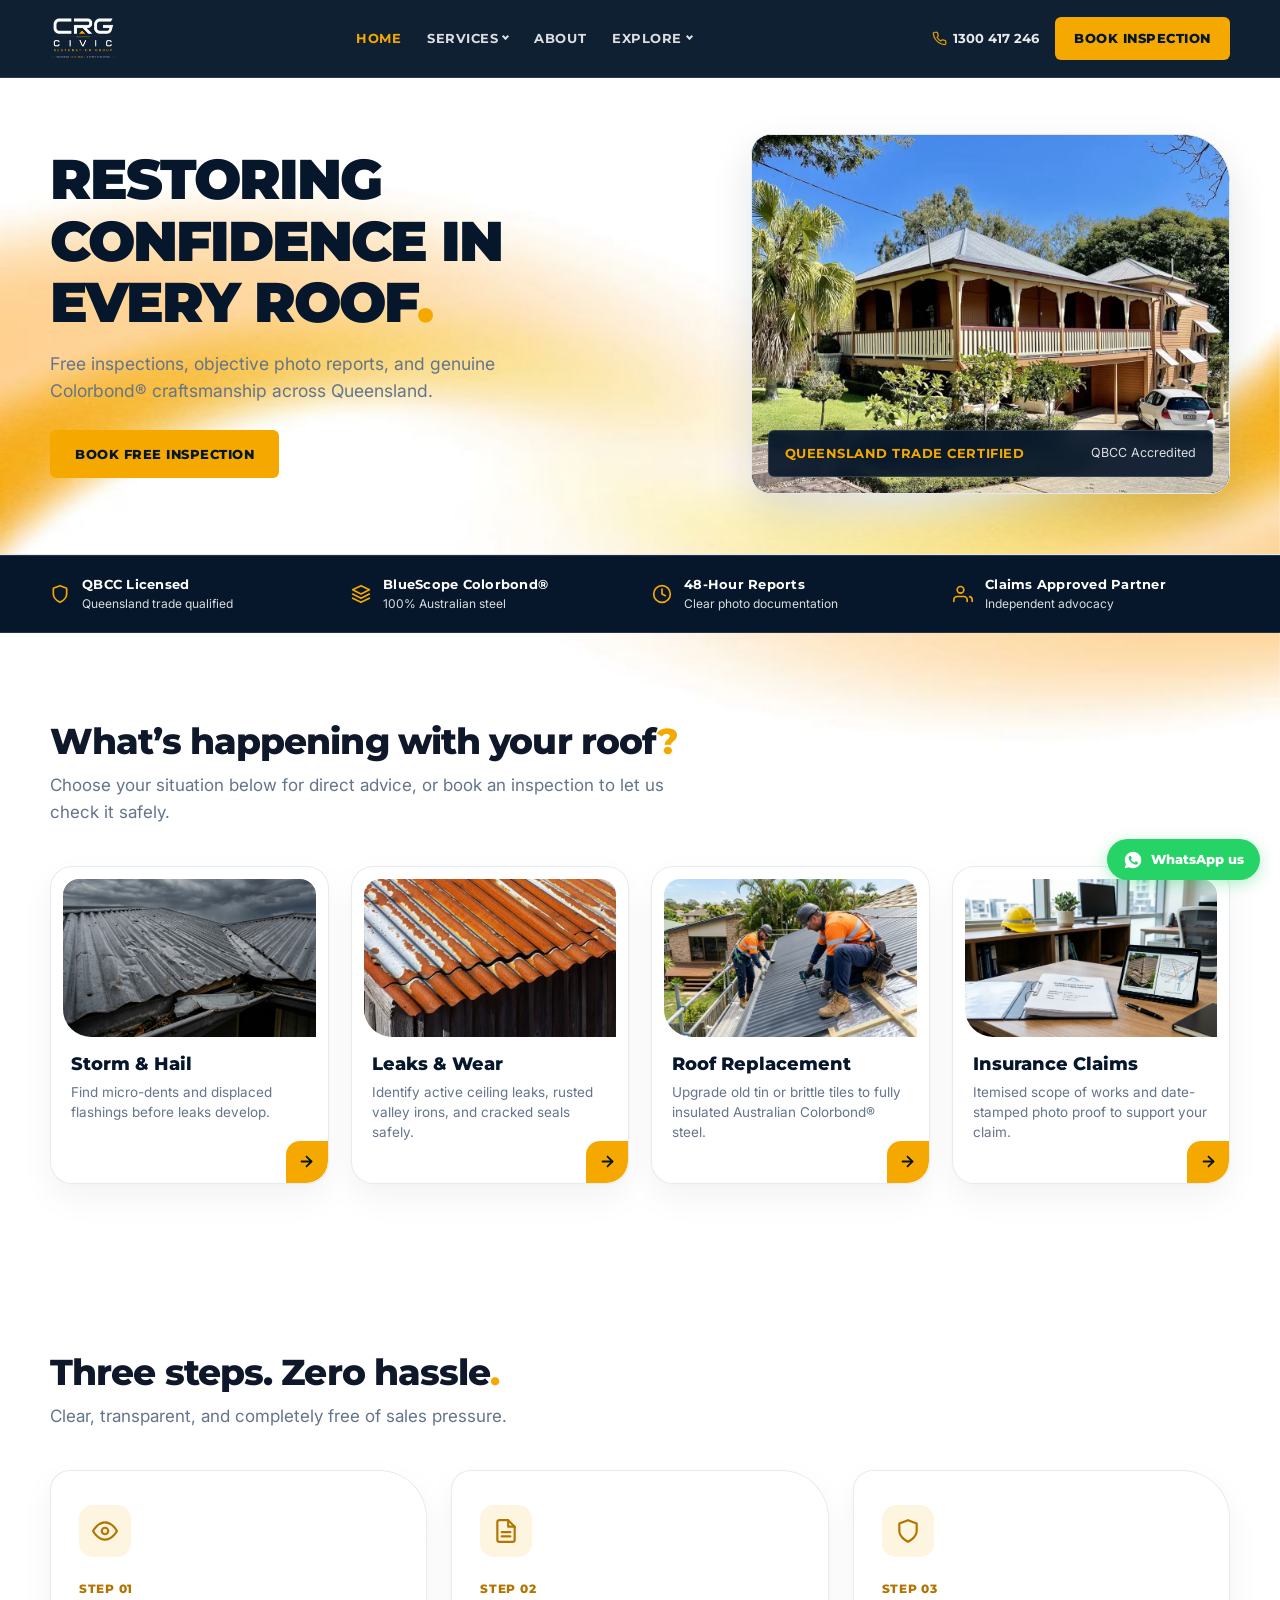
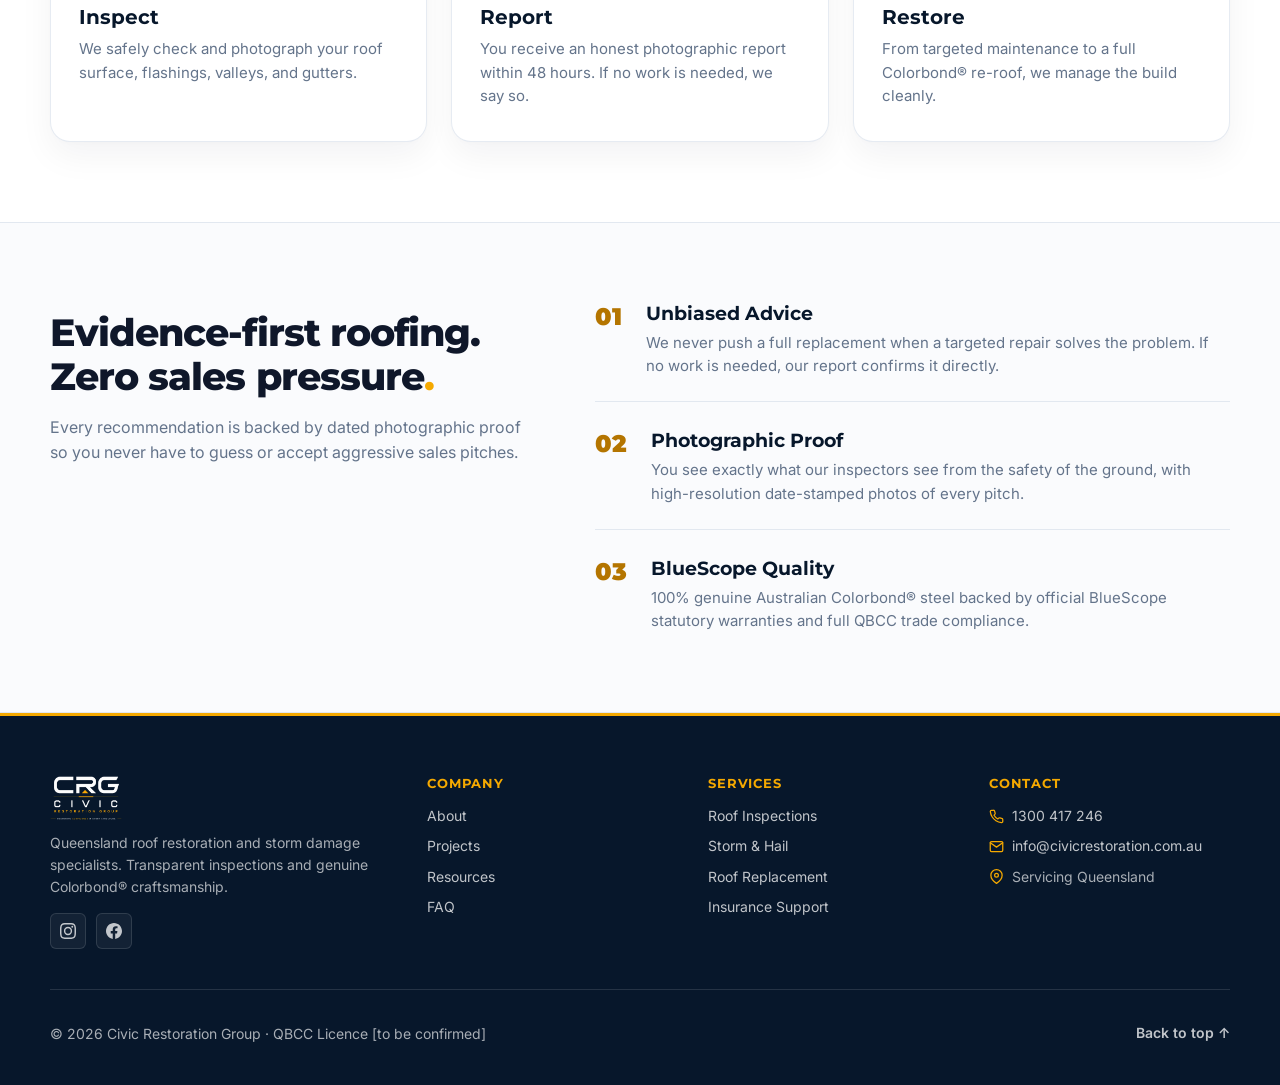
<file: index.html>
<!DOCTYPE html>
<html lang="en">
<head>
  <meta charset="utf-8">
  <meta name="viewport" content="width=device-width, initial-scale=1">
  <title>Civic Restoration Group | Queensland Roof Restoration &amp; Inspection</title>
  <meta name="description" content="Queensland-founded roof restoration and storm damage specialists. Free comprehensive roof inspections, photographic reports, and genuine Colorbond® craftsmanship. Call 1300 417 246.">
  <link rel="canonical" href="https://civicrestoration.com.au/">
  <meta property="og:type" content="website">
  <meta property="og:site_name" content="Civic Restoration Group">
  <meta property="og:title" content="Civic Restoration Group | Queensland Roof Restoration &amp; Inspection">
  <meta property="og:description" content="Queensland-founded roof restoration and storm damage specialists. Free comprehensive roof inspections and genuine Colorbond® craftsmanship.">
  <meta property="og:url" content="https://civicrestoration.com.au/">
  <meta property="og:image" content="https://civicrestoration.com.au/assets/images/og-image.jpg">
  <meta name="twitter:card" content="summary_large_image">
  <link rel="preconnect" href="https://fonts.googleapis.com">
  <link rel="preconnect" href="https://fonts.gstatic.com" crossorigin>
  <link rel="stylesheet" href="https://fonts.googleapis.com/css2?family=Inter:wght@400;500;600;700&family=Montserrat:wght@700;800;900&display=swap" media="print" onload="this.media='all'">
  <noscript><link rel="stylesheet" href="https://fonts.googleapis.com/css2?family=Inter:wght@400;500;600;700&family=Montserrat:wght@700;800;900&display=swap"></noscript>
  <link rel="preload" as="image" href="assets/images/coastal-roof.webp" fetchpriority="high">
  <link rel="stylesheet" href="css/style.css?v=31">
</head>
<body id="top">
  <!-- Top Navigation Header -->
  <header class="topbar">
    <div class="nav-wrap">
      <a class="brand" href="index.html" aria-label="Civic Restoration Group Homepage">
        <img src="assets/logos/crg-logo-transparent.png" alt="Civic Restoration Group logo">
      </a>
      <button class="menu-toggle" aria-label="Open menu" aria-expanded="false">
        <span></span><span></span><span></span>
      </button>
      <nav class="nav">
        <a href="index.html" class="active">Home</a>
        <div class="nav-dropdown">
          <button class="nav-dropdown-toggle" type="button" aria-expanded="false" aria-haspopup="true">Services</button>
          <div class="nav-dropdown-menu">
            <a href="roof-inspections.html">Roof Inspections</a>
            <a href="storm-damage.html">Storm &amp; Hail</a>
            <a href="roof-replacement.html">Roof Replacement</a>
            <a href="insurance-support.html">Insurance Support</a>
          </div>
        </div>
        <a href="about.html">About</a>
        <div class="nav-dropdown">
          <button class="nav-dropdown-toggle" type="button" aria-expanded="false" aria-haspopup="true">Explore</button>
          <div class="nav-dropdown-menu">
            <a href="projects.html">Projects</a>
            <a href="resources.html">Resources</a>
            <a href="faq.html">FAQ</a>
          </div>
        </div>
        <a class="mobile-only" href="tel:1300417246">Call 1300 417 246</a>
        <a class="mobile-only" href="contact.html" data-inspection-dialog>Book Free Inspection</a>
      </nav>
      <div class="header-actions">
        <a class="header-phone" href="tel:1300417246" aria-label="Call Civic Restoration Group">
          <svg viewBox="0 0 24 24" fill="none" stroke="currentColor" stroke-width="2" stroke-linecap="round" stroke-linejoin="round" aria-hidden="true"><path d="M22 16.92v3a2 2 0 0 1-2.18 2 19.79 19.79 0 0 1-8.63-3.07 19.5 19.5 0 0 1-6-6 19.79 19.79 0 0 1-3.07-8.67A2 2 0 0 1 4.11 2h3a2 2 0 0 1 2 1.72 12.84 12.84 0 0 0 .7 2.81 2 2 0 0 1-.45 2.11L8.09 9.91a16 16 0 0 0 6 6l1.27-1.27a2 2 0 0 1 2.11-.45 12.84 12.84 0 0 0 2.81.7A2 2 0 0 1 22 16.92z"></path></svg>
          <span>1300 417 246</span>
        </a>
        <a class="btn btn-amber header-cta" href="contact.html" data-inspection-dialog>Book Inspection</a>
      </div>
    </div>
  </header>

  <main>
    <!-- Creative Hero (No Bulky Banner Container) -->
    <section class="hero">
      <div class="container hero-inner">
        <div class="hero-copy">
          <h1>Restoring Confidence in Every Roof<span class="dot">.</span></h1>
          <p class="lead">Free inspections, objective photo reports, and genuine Colorbond® craftsmanship across Queensland.</p>
          
          <div class="hero-actions">
            <a class="btn btn-amber" href="contact.html" data-inspection-dialog>Book Free Inspection</a>
          </div>
        </div>

        <div class="hero-card">
          <img src="assets/images/coastal-roof.webp" alt="Restored Queensland Colorbond roof" fetchpriority="high">
          <div class="hero-card-badge">
            <b>Queensland Trade Certified</b>
            <span>QBCC Accredited</span>
          </div>
        </div>
      </div>
    </section>

    <!-- Trust Strip -->
    <div class="trust-strip">
      <div class="container">
        <div class="trust-grid">
          <div class="trust-item">
            <svg viewBox="0 0 24 24" fill="none" stroke="currentColor" stroke-width="2" stroke-linecap="round" stroke-linejoin="round" aria-hidden="true"><path d="M12 22s8-4 8-10V5l-8-3-8 3v7c0 6 8 10 8 10z"></path></svg>
            <div>
              <b>QBCC Licensed</b>
              <span>Queensland trade qualified</span>
            </div>
          </div>
          <div class="trust-item">
            <svg viewBox="0 0 24 24" fill="none" stroke="currentColor" stroke-width="2" stroke-linecap="round" stroke-linejoin="round" aria-hidden="true"><polygon points="12 2 2 7 12 12 22 7 12 2"></polygon><polyline points="2 17 12 22 22 17"></polyline><polyline points="2 12 12 17 22 12"></polyline></svg>
            <div>
              <b>BlueScope Colorbond®</b>
              <span>100% Australian steel</span>
            </div>
          </div>
          <div class="trust-item">
            <svg viewBox="0 0 24 24" fill="none" stroke="currentColor" stroke-width="2" stroke-linecap="round" stroke-linejoin="round" aria-hidden="true"><circle cx="12" cy="12" r="10"></circle><polyline points="12 6 12 12 16 14"></polyline></svg>
            <div>
              <b>48-Hour Reports</b>
              <span>Clear photo documentation</span>
            </div>
          </div>
          <div class="trust-item">
            <svg viewBox="0 0 24 24" fill="none" stroke="currentColor" stroke-width="2" stroke-linecap="round" stroke-linejoin="round" aria-hidden="true"><path d="M17 21v-2a4 4 0 0 0-4-4H5a4 4 0 0 0-4 4v2"></path><circle cx="9" cy="7" r="4"></circle><path d="M23 21v-2a4 4 0 0 0-3-3.87"></path></svg>
            <div>
              <b>Claims Approved Partner</b>
              <span>Independent advocacy</span>
            </div>
          </div>
        </div>
      </div>
    </div>

    <!-- Issue Selector -->
    <section class="section">
      <div class="container">
        <div class="section-head">
          <h2>What’s happening with your roof<span class="dot">?</span></h2>
          <p>Choose your situation below for direct advice, or book an inspection to let us check it safely.</p>
        </div>

        <div class="issue-grid">
          <a class="issue-tile" href="storm-damage.html">
            <div class="issue-tile-img">
              <img src="assets/images/before-2.webp" alt="Hail damaged roof" loading="lazy">
            </div>
            <div class="issue-tile-body">
              <h3>Storm &amp; Hail</h3>
              <p>Find micro-dents and displaced flashings before leaks develop.</p>
              <div class="card-corner-btn" aria-hidden="true">
                <svg viewBox="0 0 24 24" fill="none" stroke="currentColor" stroke-width="2.5" stroke-linecap="round" stroke-linejoin="round"><line x1="5" y1="12" x2="19" y2="12"></line><polyline points="12 5 19 12 12 19"></polyline></svg>
              </div>
            </div>
          </a>

          <a class="issue-tile" href="roof-inspections.html">
            <div class="issue-tile-img">
              <img src="assets/images/before-1.webp" alt="Weathered corrugated roof" loading="lazy">
            </div>
            <div class="issue-tile-body">
              <h3>Leaks &amp; Wear</h3>
              <p>Identify active ceiling leaks, rusted valley irons, and cracked seals safely.</p>
              <div class="card-corner-btn" aria-hidden="true">
                <svg viewBox="0 0 24 24" fill="none" stroke="currentColor" stroke-width="2.5" stroke-linecap="round" stroke-linejoin="round"><line x1="5" y1="12" x2="19" y2="12"></line><polyline points="12 5 19 12 12 19"></polyline></svg>
              </div>
            </div>
          </a>

          <a class="issue-tile" href="roof-replacement.html">
            <div class="issue-tile-img">
              <img src="assets/images/roof-reno.webp" alt="New Colorbond installation" loading="lazy">
            </div>
            <div class="issue-tile-body">
              <h3>Roof Replacement</h3>
              <p>Upgrade old tin or brittle tiles to fully insulated Australian Colorbond® steel.</p>
              <div class="card-corner-btn" aria-hidden="true">
                <svg viewBox="0 0 24 24" fill="none" stroke="currentColor" stroke-width="2.5" stroke-linecap="round" stroke-linejoin="round"><line x1="5" y1="12" x2="19" y2="12"></line><polyline points="12 5 19 12 12 19"></polyline></svg>
              </div>
            </div>
          </a>

          <a class="issue-tile" href="insurance-support.html">
            <div class="issue-tile-img">
              <img src="assets/images/paperwork.webp" alt="Insurance paperwork" loading="lazy">
            </div>
            <div class="issue-tile-body">
              <h3>Insurance Claims</h3>
              <p>Itemised scope of works and date-stamped photo proof to support your claim.</p>
              <div class="card-corner-btn" aria-hidden="true">
                <svg viewBox="0 0 24 24" fill="none" stroke="currentColor" stroke-width="2.5" stroke-linecap="round" stroke-linejoin="round"><line x1="5" y1="12" x2="19" y2="12"></line><polyline points="12 5 19 12 12 19"></polyline></svg>
              </div>
            </div>
          </a>
        </div>
      </div>
    </section>

    <!-- 3-Step Process -->
    <section class="section">
      <div class="container">
        <div class="section-head">
          <h2>Three steps. Zero hassle<span class="dot">.</span></h2>
          <p>Clear, transparent, and completely free of sales pressure.</p>
        </div>

        <ol class="timeline">
          <li class="timeline-step">
            <div class="timeline-icon-box">
              <svg viewBox="0 0 24 24" fill="none" stroke="currentColor" stroke-width="2" stroke-linecap="round" stroke-linejoin="round" aria-hidden="true"><path d="M1 12s4-8 11-8 11 8 11 8-4 8-11 8-11-8-11-8z"></path><circle cx="12" cy="12" r="3"></circle></svg>
            </div>
            <span class="timeline-num">Step 01</span>
            <h3>Inspect</h3>
            <p>We safely check and photograph your roof surface, flashings, valleys, and gutters.</p>
          </li>
          <li class="timeline-step">
            <div class="timeline-icon-box">
              <svg viewBox="0 0 24 24" fill="none" stroke="currentColor" stroke-width="2" stroke-linecap="round" stroke-linejoin="round" aria-hidden="true"><path d="M14 2H6a2 2 0 0 0-2 2v16a2 2 0 0 0 2 2h12a2 2 0 0 0 2-2V8z"></path><polyline points="14 2 14 8 20 8"></polyline><line x1="16" y1="13" x2="8" y2="13"></line><line x1="16" y1="17" x2="8" y2="17"></line></svg>
            </div>
            <span class="timeline-num">Step 02</span>
            <h3>Report</h3>
            <p>You receive an honest photographic report within 48 hours. If no work is needed, we say so.</p>
          </li>
          <li class="timeline-step">
            <div class="timeline-icon-box">
              <svg viewBox="0 0 24 24" fill="none" stroke="currentColor" stroke-width="2" stroke-linecap="round" stroke-linejoin="round" aria-hidden="true"><path d="M12 22s8-4 8-10V5l-8-3-8 3v7c0 6 8 10 8 10z"></path></svg>
            </div>
            <span class="timeline-num">Step 03</span>
            <h3>Restore</h3>
            <p>From targeted maintenance to a full Colorbond® re-roof, we manage the build cleanly.</p>
          </li>
        </ol>
      </div>
    </section>

    <!-- Standards / Differentiators (Cardless Editorial Layout) -->
    <section class="section section-soft standard-section">
      <div class="container standard-layout">
        <div class="standard-header">
          <h2>Evidence-first roofing. Zero sales pressure<span class="dot">.</span></h2>
          <p>Every recommendation is backed by dated photographic proof so you never have to guess or accept aggressive sales pitches.</p>
        </div>

        <div class="standard-list">
          <div class="standard-item">
            <span class="standard-num">01</span>
            <div class="standard-body">
              <h3>Unbiased Advice</h3>
              <p>We never push a full replacement when a targeted repair solves the problem. If no work is needed, our report confirms it directly.</p>
            </div>
          </div>

          <div class="standard-item">
            <span class="standard-num">02</span>
            <div class="standard-body">
              <h3>Photographic Proof</h3>
              <p>You see exactly what our inspectors see from the safety of the ground, with high-resolution date-stamped photos of every pitch.</p>
            </div>
          </div>

          <div class="standard-item">
            <span class="standard-num">03</span>
            <div class="standard-body">
              <h3>BlueScope Quality</h3>
              <p>100% genuine Australian Colorbond® steel backed by official BlueScope statutory warranties and full QBCC trade compliance.</p>
            </div>
          </div>
        </div>
      </div>
    </section>
  </main>

  <!-- Clean Footer (No repeating CTA banner) -->
  <footer class="footer">
    <div class="container footer-grid">
      <div class="footer-brand">
        <img class="footer-logo" src="assets/logos/crg-logo-transparent.png" alt="CRG logo" loading="lazy">
        <p>Queensland roof restoration and storm damage specialists. Transparent inspections and genuine Colorbond® craftsmanship.</p>
        <div class="footer-social">
          <a href="#" data-social="instagram" target="_blank" rel="noopener" aria-label="CRG on Instagram"><svg viewBox="0 0 24 24" aria-hidden="true"><path fill="currentColor" d="M12 2.2c3.2 0 3.6 0 4.8.1 3.3.1 4.8 1.7 4.9 4.9.1 1.3.1 1.6.1 4.8s0 3.6-.1 4.8c-.1 3.2-1.7 4.8-4.9 4.9-1.3.1-1.6.1-4.8.1s-3.6 0-4.8-.1c-3.3-.1-4.8-1.7-4.9-4.9C2.2 15.6 2.2 15.2 2.2 12s0-3.6.1-4.8C2.4 3.9 3.9 2.4 7.2 2.3 8.4 2.2 8.8 2.2 12 2.2zM12 0C8.7 0 8.3 0 7.1.1 2.7.3.3 2.7.1 7.1 0 8.3 0 8.7 0 12s0 3.7.1 4.9c.2 4.4 2.6 6.8 7 7 1.2.1 1.6.1 4.9.1s3.7 0 4.9-.1c4.4-.2 6.8-2.6 7-7 .1-1.2.1-1.6.1-4.9s0-3.7-.1-4.9c-.2-4.4-2.6-6.8-7-7C15.7 0 15.3 0 12 0zm0 5.8a6.2 6.2 0 1 0 0 12.4 6.2 6.2 0 0 0 0-12.4zM12 16a4 4 0 1 1 0-8 4 4 0 0 1 0 8zm6.4-11.8a1.4 1.4 0 1 0 0 2.9 1.4 1.4 0 0 0 0-2.9z"/></svg></a>
          <a href="#" data-social="facebook" target="_blank" rel="noopener" aria-label="CRG on Facebook"><svg viewBox="0 0 24 24" aria-hidden="true"><path fill="currentColor" d="M24 12.1C24 5.4 18.6 0 12 0S0 5.4 0 12.1C0 18.1 4.4 23.1 10.1 24v-8.4H7.1v-3.5h3V9.4c0-3 1.8-4.7 4.5-4.7 1.3 0 2.7.2 2.7.2v3h-1.5c-1.5 0-2 .9-2 1.9v2.3h3.3l-.5 3.5h-2.8V24C19.6 23.1 24 18.1 24 12.1z"/></svg></a>
        </div>
      </div>

      <div>
        <h3>Company</h3>
        <a href="about.html">About</a>
        <a href="projects.html">Projects</a>
        <a href="resources.html">Resources</a>
        <a href="faq.html">FAQ</a>
      </div>

      <div>
        <h3>Services</h3>
        <a href="roof-inspections.html">Roof Inspections</a>
        <a href="storm-damage.html">Storm &amp; Hail</a>
        <a href="roof-replacement.html">Roof Replacement</a>
        <a href="insurance-support.html">Insurance Support</a>
      </div>

      <div class="footer-contact">
        <h3>Contact</h3>
        <a href="tel:1300417246">
          <svg viewBox="0 0 24 24" fill="none" stroke="currentColor" stroke-width="2" stroke-linecap="round" stroke-linejoin="round" aria-hidden="true"><path d="M22 16.92v3a2 2 0 0 1-2.18 2 19.79 19.79 0 0 1-8.63-3.07 19.5 19.5 0 0 1-6-6 19.79 19.79 0 0 1-3.07-8.67A2 2 0 0 1 4.11 2h3a2 2 0 0 1 2 1.72 12.84 12.84 0 0 0 .7 2.81 2 2 0 0 1-.45 2.11L8.09 9.91a16 16 0 0 0 6 6l1.27-1.27a2 2 0 0 1 2.11-.45 12.84 12.84 0 0 0 2.81.7A2 2 0 0 1 22 16.92z"></path></svg>
          1300 417 246
        </a>
        <a href="mailto:info@civicrestoration.com.au">
          <svg viewBox="0 0 24 24" fill="none" stroke="currentColor" stroke-width="2" stroke-linecap="round" stroke-linejoin="round" aria-hidden="true"><path d="M4 4h16c1.1 0 2 .9 2 2v12c0 1.1-.9 2-2 2H4c-1.1 0-2-.9-2-2V6c0-1.1.9-2 2-2z"></path><polyline points="22,6 12,13 2,6"></polyline></svg>
          info@civicrestoration.com.au
        </a>
        <p>
          <svg viewBox="0 0 24 24" fill="none" stroke="currentColor" stroke-width="2" stroke-linecap="round" stroke-linejoin="round" aria-hidden="true"><path d="M21 10c0 7-9 13-9 13s-9-6-9-13a9 9 0 0 1 18 0z"></path><circle cx="12" cy="10" r="3"></circle></svg>
          Servicing Queensland
        </p>
      </div>
    </div>

    <div class="container footer-bottom">
      <p>© 2026 Civic Restoration Group · QBCC Licence [to be confirmed]</p>
      <a class="back-to-top" href="#top">Back to top ↑</a>
    </div>
  </footer>

  <script type="module" src="js/main.js?v=31"></script>
</body>
</html>
</file>
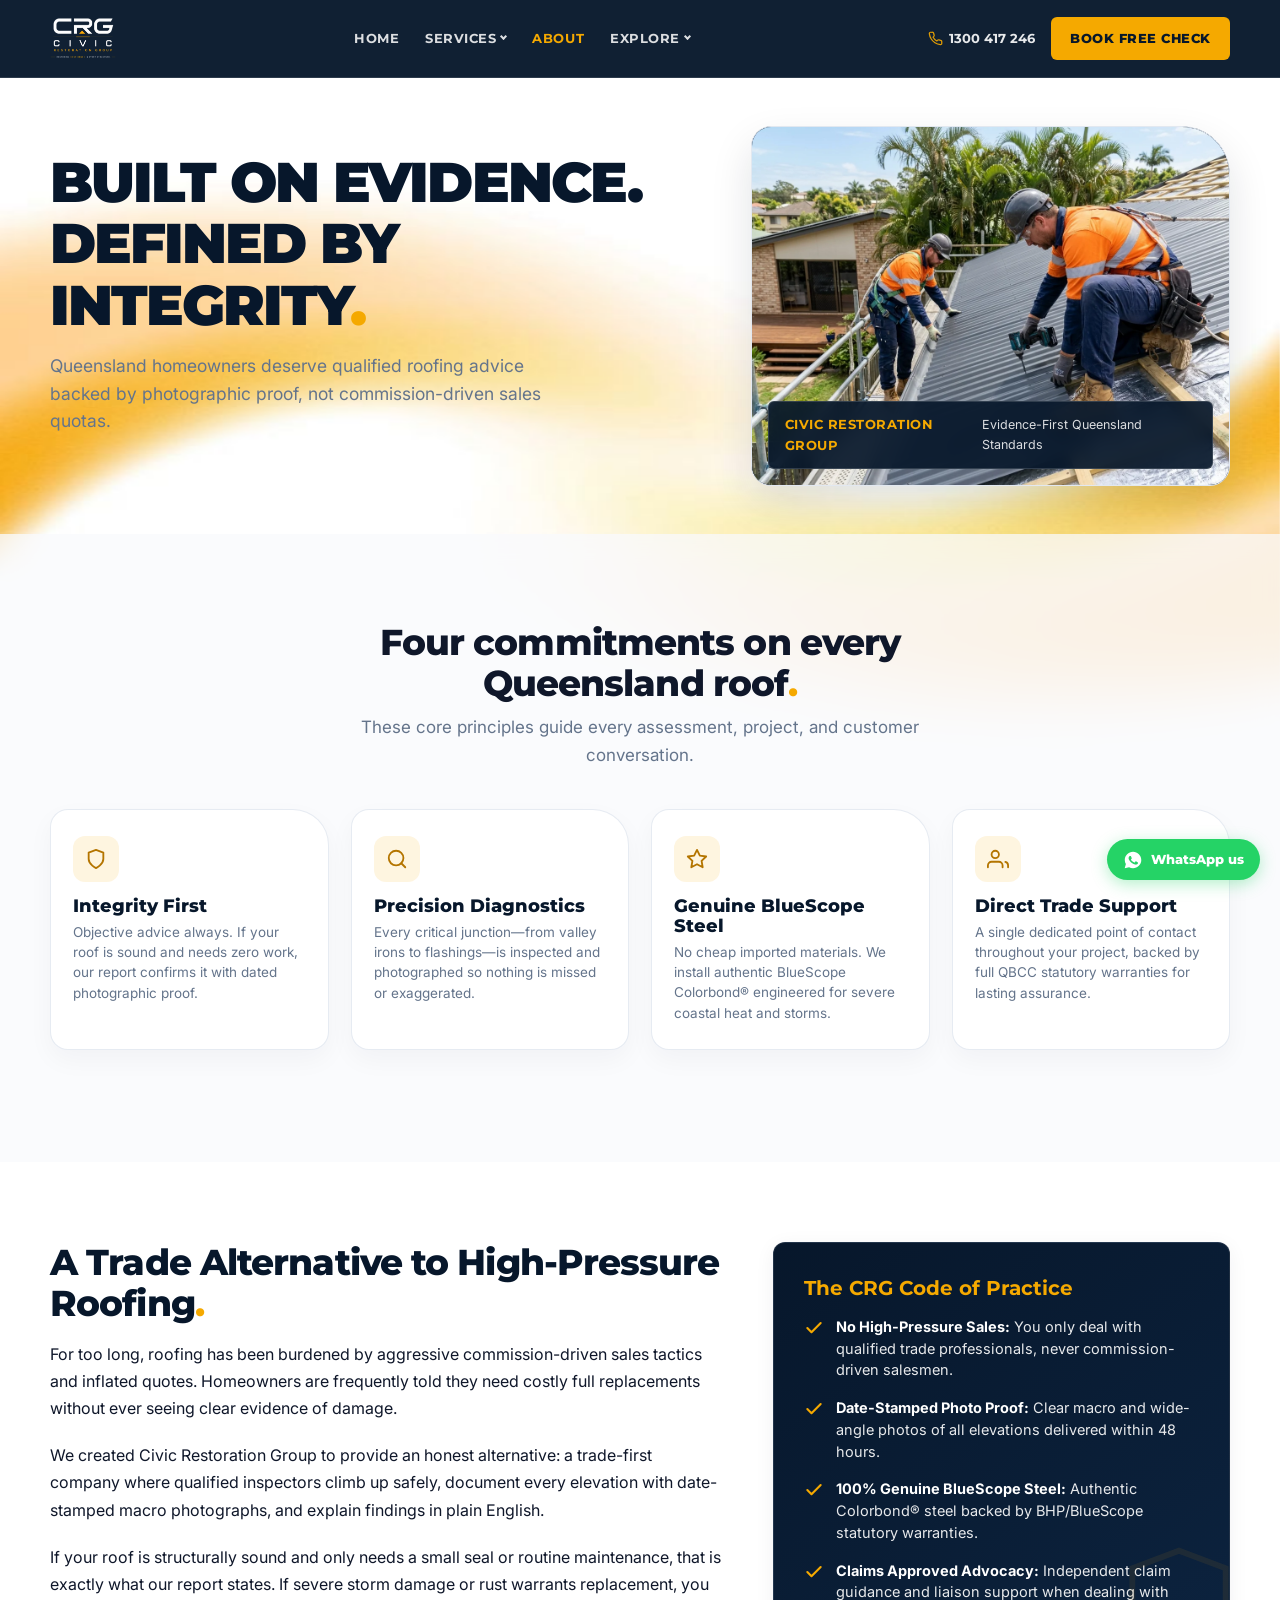
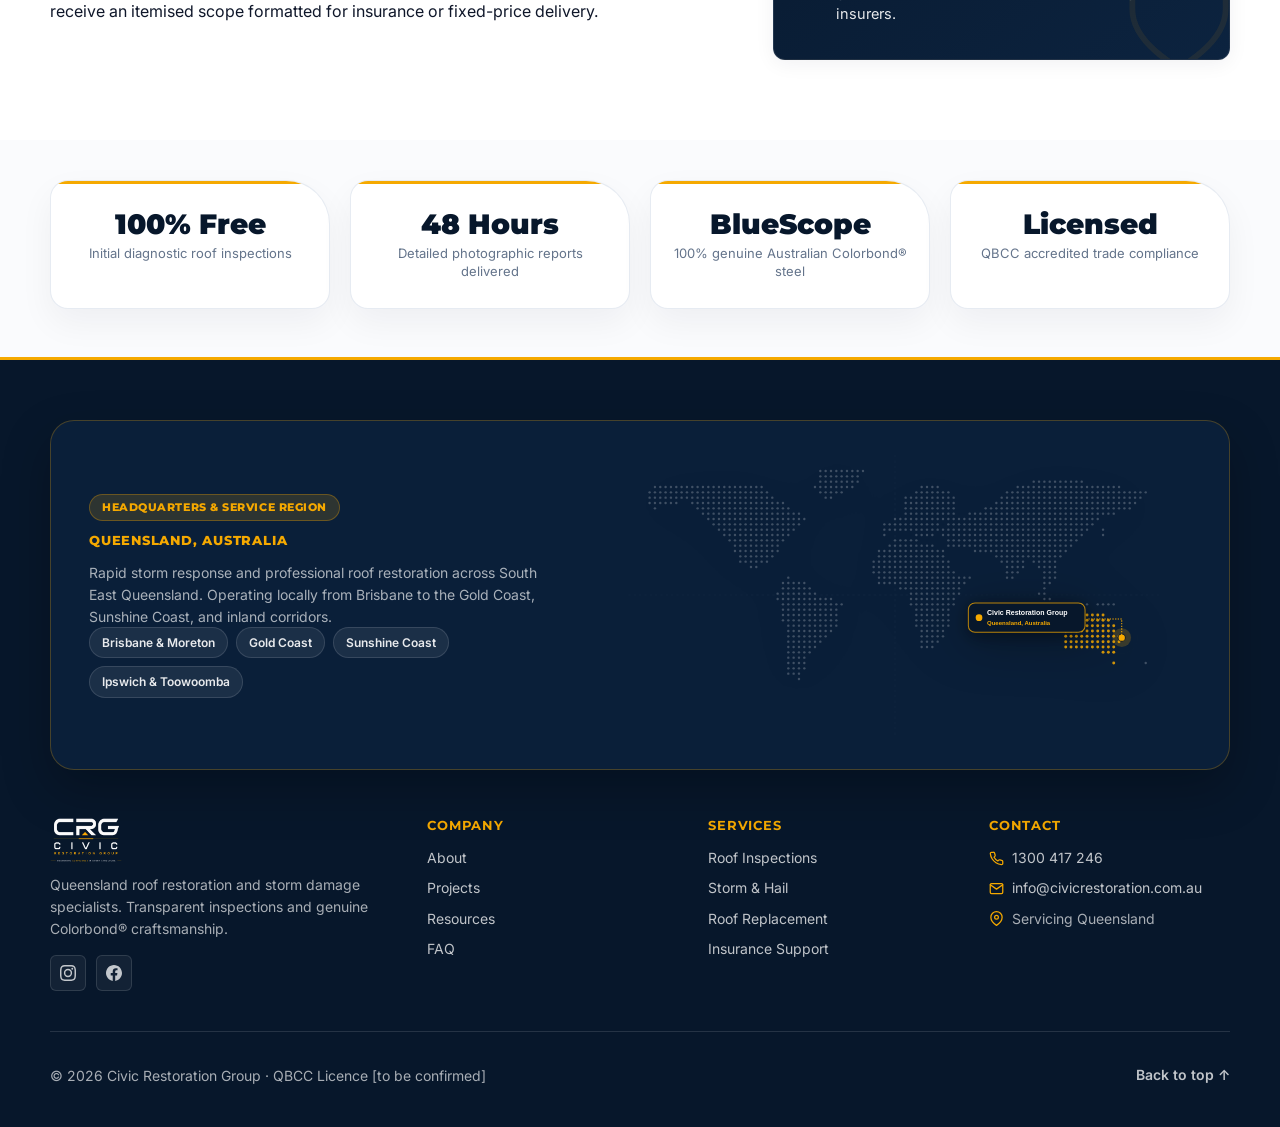
<file: about.html>
<!DOCTYPE html>
<html lang="en">
<head>
  <meta charset="utf-8">
  <meta name="viewport" content="width=device-width, initial-scale=1">
  <title>About Civic Restoration Group | Queensland Roofing Specialists</title>
  <meta name="description" content="Learn about Civic Restoration Group. Queensland-founded roofing restoration and storm damage specialists committed to transparent inspections and genuine Colorbond® craftsmanship.">
  <link rel="canonical" href="https://civicrestoration.com.au/about.html">
  <meta property="og:type" content="website">
  <meta property="og:site_name" content="Civic Restoration Group">
  <meta property="og:title" content="About Civic Restoration Group | Queensland Roofing Specialists">
  <meta property="og:description" content="Learn about Civic Restoration Group. Queensland-founded roofing restoration and storm damage specialists committed to transparent inspections and genuine Colorbond® craftsmanship.">
  <meta property="og:url" content="https://civicrestoration.com.au/about.html">
  <meta property="og:image" content="https://civicrestoration.com.au/assets/images/og-image.jpg">
  <meta name="twitter:card" content="summary_large_image">
  <link rel="preconnect" href="https://fonts.googleapis.com">
  <link rel="preconnect" href="https://fonts.gstatic.com" crossorigin>
  <link rel="stylesheet" href="https://fonts.googleapis.com/css2?family=Inter:wght@400;500;600;700&family=Montserrat:wght@700;800;900&display=swap" media="print" onload="this.media='all'">
  <noscript><link rel="stylesheet" href="https://fonts.googleapis.com/css2?family=Inter:wght@400;500;600;700&family=Montserrat:wght@700;800;900&display=swap"></noscript>
  <link rel="stylesheet" href="css/style.css?v=33">
</head>
<body id="top">
  <!-- Top Navigation Header -->
  <header class="topbar">
    <div class="nav-wrap">
      <a class="brand" href="index.html" aria-label="Civic Restoration Group Homepage">
        <img src="assets/logos/crg-logo-transparent.png" alt="Civic Restoration Group logo">
      </a>
      <button class="menu-toggle" aria-label="Open menu" aria-expanded="false">
        <span></span><span></span><span></span>
      </button>
      <nav class="nav">
        <a href="index.html">Home</a>
        <div class="nav-dropdown">
          <button class="nav-dropdown-toggle" type="button" aria-expanded="false" aria-haspopup="true">Services</button>
          <div class="nav-dropdown-menu">
            <a href="roof-inspections.html">Roof Inspections</a>
            <a href="storm-damage.html">Storm &amp; Hail</a>
            <a href="roof-replacement.html">Roof Replacement</a>
            <a href="insurance-support.html">Insurance Support</a>
          </div>
        </div>
        <a href="about.html" class="active">About</a>
        <div class="nav-dropdown">
          <button class="nav-dropdown-toggle" type="button" aria-expanded="false" aria-haspopup="true">Explore</button>
          <div class="nav-dropdown-menu">
            <a href="projects.html">Projects</a>
            <a href="resources.html">Resources</a>
            <a href="faq.html">FAQ</a>
          </div>
        </div>
        <a class="mobile-only" href="tel:1300417246">Call 1300 417 246</a>
        <a class="mobile-only" href="contact.html" data-inspection-dialog>Book Free Inspection</a>
      </nav>
      <div class="header-actions">
        <a class="header-phone" href="tel:1300417246" aria-label="Call Civic Restoration Group">
          <svg viewBox="0 0 24 24" fill="none" stroke="currentColor" stroke-width="2" stroke-linecap="round" stroke-linejoin="round" aria-hidden="true"><path d="M22 16.92v3a2 2 0 0 1-2.18 2 19.79 19.79 0 0 1-8.63-3.07 19.5 19.5 0 0 1-6-6 19.79 19.79 0 0 1-3.07-8.67A2 2 0 0 1 4.11 2h3a2 2 0 0 1 2 1.72 12.84 12.84 0 0 0 .7 2.81 2 2 0 0 1-.45 2.11L8.09 9.91a16 16 0 0 0 6 6l1.27-1.27a2 2 0 0 1 2.11-.45 12.84 12.84 0 0 0 2.81.7A2 2 0 0 1 22 16.92z"></path></svg>
          <span>1300 417 246</span>
        </a>
        <a class="btn btn-amber header-cta" href="contact.html" data-inspection-dialog>Book Free Check</a>
      </div>
    </div>
  </header>

  <main>
    <!-- Cohesive Subpage Hero (Zero CTAs, Brand Authority Focus) -->
    <section class="hero subhero">
      <div class="container hero-inner">
        <div class="hero-copy">
          <h1>Built on Evidence. Defined by Integrity<span class="dot">.</span></h1>
          <p class="lead">Queensland homeowners deserve qualified roofing advice backed by photographic proof, not commission-driven sales quotas.</p>
        </div>

        <div class="hero-card">
          <img src="assets/images/about-team.webp" alt="Civic Restoration Group licensed roofing team on residential Queensland home" fetchpriority="high">
          <div class="hero-card-badge">
            <b>Civic Restoration Group</b>
            <span>Evidence-First Queensland Standards</span>
          </div>
        </div>
      </div>
    </section>

    <!-- Four Core Pillars (Reference Image 4-Card Style) -->
    <section class="section section-soft">
      <div class="container">
        <div class="section-head" style="text-align:center; margin:0 auto 40px;">
          <h2>Four commitments on every Queensland roof<span class="dot">.</span></h2>
          <p>These core principles guide every assessment, project, and customer conversation.</p>
        </div>

        <div class="service-spec-grid-4">
          <div class="service-spec-card">
            <div class="service-spec-icon">
              <svg viewBox="0 0 24 24" fill="none" stroke="currentColor" stroke-width="2" stroke-linecap="round" stroke-linejoin="round" aria-hidden="true"><path d="M12 22s8-4 8-10V5l-8-3-8 3v7c0 6 8 10 8 10z"></path></svg>
            </div>
            <h3>Integrity First</h3>
            <p>Objective advice always. If your roof is sound and needs zero work, our report confirms it with dated photographic proof.</p>
          </div>

          <div class="service-spec-card">
            <div class="service-spec-icon">
              <svg viewBox="0 0 24 24" fill="none" stroke="currentColor" stroke-width="2" stroke-linecap="round" stroke-linejoin="round" aria-hidden="true"><circle cx="11" cy="11" r="8"></circle><line x1="21" y1="21" x2="16.65" y2="16.65"></line></svg>
            </div>
            <h3>Precision Diagnostics</h3>
            <p>Every critical junction—from valley irons to flashings—is inspected and photographed so nothing is missed or exaggerated.</p>
          </div>

          <div class="service-spec-card">
            <div class="service-spec-icon">
              <svg viewBox="0 0 24 24" fill="none" stroke="currentColor" stroke-width="2" stroke-linecap="round" stroke-linejoin="round" aria-hidden="true"><polygon points="12 2 15.09 8.26 22 9.27 17 14.14 18.18 21.02 12 17.77 5.82 21.02 7 14.14 2 9.27 8.91 8.26 12 2"></polygon></svg>
            </div>
            <h3>Genuine BlueScope Steel</h3>
            <p>No cheap imported materials. We install authentic BlueScope Colorbond® engineered for severe coastal heat and storms.</p>
          </div>

          <div class="service-spec-card">
            <div class="service-spec-icon">
              <svg viewBox="0 0 24 24" fill="none" stroke="currentColor" stroke-width="2" stroke-linecap="round" stroke-linejoin="round" aria-hidden="true"><path d="M17 21v-2a4 4 0 0 0-4-4H5a4 4 0 0 0-4 4v2"></path><circle cx="9" cy="7" r="4"></circle><path d="M23 21v-2a4 4 0 0 0-3-3.87"></path></svg>
            </div>
            <h3>Direct Trade Support</h3>
            <p>A single dedicated point of contact throughout your project, backed by full QBCC statutory warranties for lasting assurance.</p>
          </div>
        </div>
      </div>
    </section>

    <!-- Origin Story & Standards (Two-Column Editorial) -->
    <section class="section">
      <div class="container about-grid">
        <div class="about-story">
          <h2>A Trade Alternative to High-Pressure Roofing<span class="dot">.</span></h2>
          <p>For too long, roofing has been burdened by aggressive commission-driven sales tactics and inflated quotes. Homeowners are frequently told they need costly full replacements without ever seeing clear evidence of damage.</p>
          <p>We created Civic Restoration Group to provide an honest alternative: a trade-first company where qualified inspectors climb up safely, document every elevation with date-stamped macro photographs, and explain findings in plain English.</p>
          <p>If your roof is structurally sound and only needs a small seal or routine maintenance, that is exactly what our report states. If severe storm damage or rust warrants replacement, you receive an itemised scope formatted for insurance or fixed-price delivery.</p>
        </div>

        <div class="about-highlight-box">
          <h3>The CRG Code of Practice</h3>
          <ul class="guarantee-list">
            <li>
              <svg viewBox="0 0 24 24" fill="none" stroke="currentColor" stroke-width="2.5" stroke-linecap="round" stroke-linejoin="round" aria-hidden="true"><polyline points="20 6 9 17 4 12"></polyline></svg>
              <div>
                <strong style="color:#ffffff;">No High-Pressure Sales:</strong>
                <span>You only deal with qualified trade professionals, never commission-driven salesmen.</span>
              </div>
            </li>
            <li>
              <svg viewBox="0 0 24 24" fill="none" stroke="currentColor" stroke-width="2.5" stroke-linecap="round" stroke-linejoin="round" aria-hidden="true"><polyline points="20 6 9 17 4 12"></polyline></svg>
              <div>
                <strong style="color:#ffffff;">Date-Stamped Photo Proof:</strong>
                <span>Clear macro and wide-angle photos of all elevations delivered within 48 hours.</span>
              </div>
            </li>
            <li>
              <svg viewBox="0 0 24 24" fill="none" stroke="currentColor" stroke-width="2.5" stroke-linecap="round" stroke-linejoin="round" aria-hidden="true"><polyline points="20 6 9 17 4 12"></polyline></svg>
              <div>
                <strong style="color:#ffffff;">100% Genuine BlueScope Steel:</strong>
                <span>Authentic Colorbond® steel backed by BHP/BlueScope statutory warranties.</span>
              </div>
            </li>
            <li>
              <svg viewBox="0 0 24 24" fill="none" stroke="currentColor" stroke-width="2.5" stroke-linecap="round" stroke-linejoin="round" aria-hidden="true"><polyline points="20 6 9 17 4 12"></polyline></svg>
              <div>
                <strong style="color:#ffffff;">Claims Approved Advocacy:</strong>
                <span>Independent claim guidance and liaison support when dealing with insurers.</span>
              </div>
            </li>
          </ul>
        </div>
      </div>
    </section>

    <!-- Key Metrics Strip -->
    <section class="section section-soft" style="padding: 40px 0 48px;">
      <div class="container">
        <div class="about-stats">
          <div class="stat-card">
            <span class="stat-value">100% Free</span>
            <span class="stat-label">Initial diagnostic roof inspections</span>
          </div>
          <div class="stat-card">
            <span class="stat-value">48 Hours</span>
            <span class="stat-label">Detailed photographic reports delivered</span>
          </div>
          <div class="stat-card">
            <span class="stat-value">BlueScope</span>
            <span class="stat-label">100% genuine Australian Colorbond® steel</span>
          </div>
          <div class="stat-card">
            <span class="stat-value">Licensed</span>
            <span class="stat-label">QBCC accredited trade compliance</span>
          </div>
        </div>
      </div>
    </section>
  </main>

  <!-- Clean Footer -->
  <footer class="footer">
    <div class="container footer-map-strip">
      <div class="footer-map-card">
        <div class="footer-map-info">
          <span class="footer-map-badge">Headquarters &amp; Service Region</span>
          <h3>Queensland, Australia</h3>
          <p>Rapid storm response and professional roof restoration across South East Queensland. Operating locally from Brisbane to the Gold Coast, Sunshine Coast, and inland corridors.</p>
          <div class="footer-region-tags">
            <span>Brisbane &amp; Moreton</span>
            <span>Gold Coast</span>
            <span>Sunshine Coast</span>
            <span>Ipswich &amp; Toowoomba</span>
          </div>
        </div>
        <div class="footer-map-visual">
          <img src="assets/images/world-map-dots.svg" alt="Civic Restoration Group Queensland location map" loading="lazy" width="800" height="420">
        </div>
      </div>
    </div>

    <div class="container footer-grid">
      <div class="footer-brand">
        <img class="footer-logo" src="assets/logos/crg-logo-transparent.png" alt="CRG logo" loading="lazy">
        <p>Queensland roof restoration and storm damage specialists. Transparent inspections and genuine Colorbond® craftsmanship.</p>
        <div class="footer-social">
          <a href="#" data-social="instagram" target="_blank" rel="noopener" aria-label="CRG on Instagram"><svg viewBox="0 0 24 24" aria-hidden="true"><path fill="currentColor" d="M12 2.2c3.2 0 3.6 0 4.8.1 3.3.1 4.8 1.7 4.9 4.9.1 1.3.1 1.6.1 4.8s0 3.6-.1 4.8c-.1 3.2-1.7 4.8-4.9 4.9-1.3.1-1.6.1-4.8.1s-3.6 0-4.8-.1c-3.3-.1-4.8-1.7-4.9-4.9C2.2 15.6 2.2 15.2 2.2 12s0-3.6.1-4.8C2.4 3.9 3.9 2.4 7.2 2.3 8.4 2.2 8.8 2.2 12 2.2zM12 0C8.7 0 8.3 0 7.1.1 2.7.3.3 2.7.1 7.1 0 8.3 0 8.7 0 12s0 3.7.1 4.9c.2 4.4 2.6 6.8 7 7 1.2.1 1.6.1 4.9.1s3.7 0 4.9-.1c4.4-.2 6.8-2.6 7-7 .1-1.2.1-1.6.1-4.9s0-3.7-.1-4.9c-.2-4.4-2.6-6.8-7-7C15.7 0 15.3 0 12 0zm0 5.8a6.2 6.2 0 1 0 0 12.4 6.2 6.2 0 0 0 0-12.4zM12 16a4 4 0 1 1 0-8 4 4 0 0 1 0 8zm6.4-11.8a1.4 1.4 0 1 0 0 2.9 1.4 1.4 0 0 0 0-2.9z"/></svg></a>
          <a href="#" data-social="facebook" target="_blank" rel="noopener" aria-label="CRG on Facebook"><svg viewBox="0 0 24 24" aria-hidden="true"><path fill="currentColor" d="M24 12.1C24 5.4 18.6 0 12 0S0 5.4 0 12.1C0 18.1 4.4 23.1 10.1 24v-8.4H7.1v-3.5h3V9.4c0-3 1.8-4.7 4.5-4.7 1.3 0 2.7.2 2.7.2v3h-1.5c-1.5 0-2 .9-2 1.9v2.3h3.3l-.5 3.5h-2.8V24C19.6 23.1 24 18.1 24 12.1z"/></svg></a>
        </div>
      </div>

      <div>
        <h3>Company</h3>
        <a href="about.html">About</a>
        <a href="projects.html">Projects</a>
        <a href="resources.html">Resources</a>
        <a href="faq.html">FAQ</a>
      </div>

      <div>
        <h3>Services</h3>
        <a href="roof-inspections.html">Roof Inspections</a>
        <a href="storm-damage.html">Storm &amp; Hail</a>
        <a href="roof-replacement.html">Roof Replacement</a>
        <a href="insurance-support.html">Insurance Support</a>
      </div>

      <div class="footer-contact">
        <h3>Contact</h3>
        <a href="tel:1300417246">
          <svg viewBox="0 0 24 24" fill="none" stroke="currentColor" stroke-width="2" stroke-linecap="round" stroke-linejoin="round" aria-hidden="true"><path d="M22 16.92v3a2 2 0 0 1-2.18 2 19.79 19.79 0 0 1-8.63-3.07 19.5 19.5 0 0 1-6-6 19.79 19.79 0 0 1-3.07-8.67A2 2 0 0 1 4.11 2h3a2 2 0 0 1 2 1.72 12.84 12.84 0 0 0 .7 2.81 2 2 0 0 1-.45 2.11L8.09 9.91a16 16 0 0 0 6 6l1.27-1.27a2 2 0 0 1 2.11-.45 12.84 12.84 0 0 0 2.81.7A2 2 0 0 1 22 16.92z"></path></svg>
          1300 417 246
        </a>
        <a href="mailto:info@civicrestoration.com.au">
          <svg viewBox="0 0 24 24" fill="none" stroke="currentColor" stroke-width="2" stroke-linecap="round" stroke-linejoin="round" aria-hidden="true"><path d="M4 4h16c1.1 0 2 .9 2 2v12c0 1.1-.9 2-2 2H4c-1.1 0-2-.9-2-2V6c0-1.1.9-2 2-2z"></path><polyline points="22,6 12,13 2,6"></polyline></svg>
          info@civicrestoration.com.au
        </a>
        <p>
          <svg viewBox="0 0 24 24" fill="none" stroke="currentColor" stroke-width="2" stroke-linecap="round" stroke-linejoin="round" aria-hidden="true"><path d="M21 10c0 7-9 13-9 13s-9-6-9-13a9 9 0 0 1 18 0z"></path><circle cx="12" cy="10" r="3"></circle></svg>
          Servicing Queensland
        </p>
      </div>
    </div>

    <div class="container footer-bottom">
      <p>© 2026 Civic Restoration Group · QBCC Licence [to be confirmed]</p>
      <a class="back-to-top" href="#top">Back to top ↑</a>
    </div>
  </footer>

  <script type="module" src="js/main.js?v=33"></script>
</body>
</html>
</file>
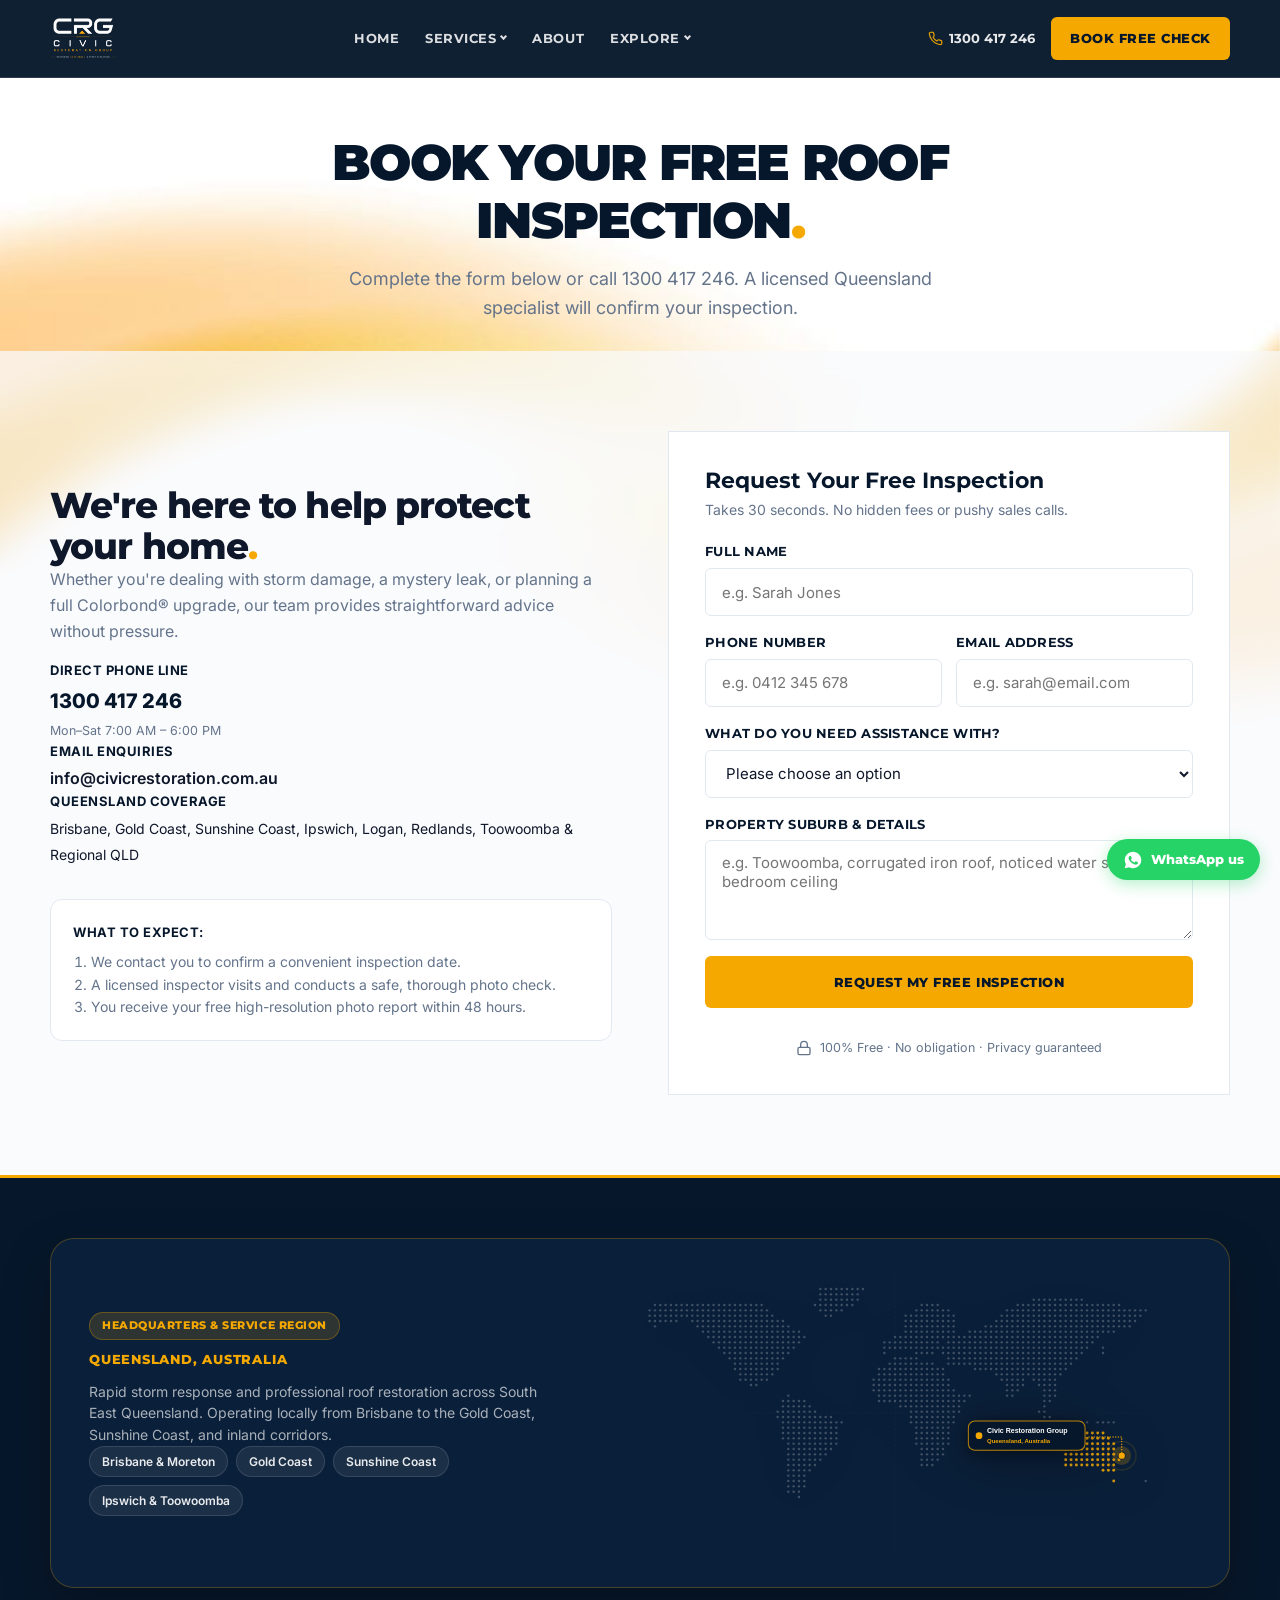
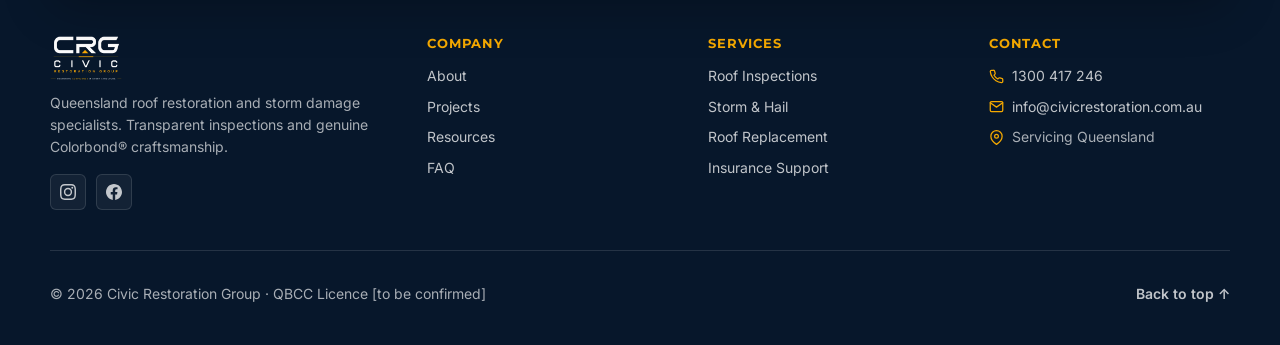
<file: contact.html>
<!DOCTYPE html>
<html lang="en">
<head>
  <meta charset="utf-8">
  <meta name="viewport" content="width=device-width, initial-scale=1">
  <title>Book a Free Roof Inspection Queensland | Civic Restoration Group</title>
  <meta name="description" content="Book your 100% free, zero-obligation roof inspection with Civic Restoration Group. Fast 48-hour photo report. Call 1300 417 246 or enquire online.">
  <link rel="canonical" href="https://civicrestoration.com.au/contact.html">
  <meta property="og:type" content="website">
  <meta property="og:site_name" content="Civic Restoration Group">
  <meta property="og:title" content="Book a Free Roof Inspection Queensland | Civic Restoration Group">
  <meta property="og:description" content="Book your 100% free, zero-obligation roof inspection with Civic Restoration Group. Fast 48-hour photo report. Call 1300 417 246 or enquire online.">
  <meta property="og:url" content="https://civicrestoration.com.au/contact.html">
  <meta property="og:image" content="https://civicrestoration.com.au/assets/images/og-image.jpg">
  <meta name="twitter:card" content="summary_large_image">
  <link rel="preconnect" href="https://fonts.googleapis.com">
  <link rel="preconnect" href="https://fonts.gstatic.com" crossorigin>
  <link rel="stylesheet" href="https://fonts.googleapis.com/css2?family=Inter:wght@400;500;600;700&family=Montserrat:wght@700;800;900&display=swap" media="print" onload="this.media='all'">
  <noscript><link rel="stylesheet" href="https://fonts.googleapis.com/css2?family=Inter:wght@400;500;600;700&family=Montserrat:wght@700;800;900&display=swap"></noscript>
  <link rel="preload" as="image" href="assets/images/coastal-roof.webp" fetchpriority="high">
  <link rel="stylesheet" href="css/style.css?v=33">
</head>
<body id="top">
  <!-- Top Navigation Header -->
  <header class="topbar">
    <div class="nav-wrap">
      <a class="brand" href="index.html" aria-label="Civic Restoration Group Homepage">
        <img src="assets/logos/crg-logo-transparent.png" alt="Civic Restoration Group logo">
      </a>
      <button class="menu-toggle" aria-label="Open menu" aria-expanded="false">
        <span></span><span></span><span></span>
      </button>
      <nav class="nav">
        <a href="index.html">Home</a>
        <div class="nav-dropdown">
          <button class="nav-dropdown-toggle" type="button" aria-expanded="false" aria-haspopup="true">Services</button>
          <div class="nav-dropdown-menu">
            <a href="roof-inspections.html">Free Roof Inspections</a>
            <a href="storm-damage.html">Storm &amp; Hail Assessment</a>
            <a href="roof-replacement.html">Roof Replacement</a>
            <a href="insurance-support.html">Insurance Support</a>
          </div>
        </div>
        <a href="about.html">About</a>
        <div class="nav-dropdown">
          <button class="nav-dropdown-toggle" type="button" aria-expanded="false" aria-haspopup="true">Explore</button>
          <div class="nav-dropdown-menu">
            <a href="projects.html">Projects</a>
            <a href="resources.html">Resources</a>
            <a href="faq.html">FAQ</a>
          </div>
        </div>
        <a class="mobile-only" href="tel:1300417246">Call 1300 417 246</a>
        <a class="mobile-only active" href="contact.html">Book Free Inspection</a>
      </nav>
      <div class="header-actions">
        <a class="header-phone" href="tel:1300417246" aria-label="Call Civic Restoration Group">
          <svg viewBox="0 0 24 24" fill="none" stroke="currentColor" stroke-width="2" stroke-linecap="round" stroke-linejoin="round" aria-hidden="true"><path d="M22 16.92v3a2 2 0 0 1-2.18 2 19.79 19.79 0 0 1-8.63-3.07 19.5 19.5 0 0 1-6-6 19.79 19.79 0 0 1-3.07-8.67A2 2 0 0 1 4.11 2h3a2 2 0 0 1 2 1.72 12.84 12.84 0 0 0 .7 2.81 2 2 0 0 1-.45 2.11L8.09 9.91a16 16 0 0 0 6 6l1.27-1.27a2 2 0 0 1 2.11-.45 12.84 12.84 0 0 0 2.81.7A2 2 0 0 1 22 16.92z"></path></svg>
          <span>1300 417 246</span>
        </a>
        <a class="btn btn-amber header-cta" href="contact.html">Book Free Check</a>
      </div>
    </div>
  </header>

  <main>
    <!-- Cohesive Centered Page Head -->
    <section class="page-head" style="padding-bottom: 28px;">
      <div class="container page-head-inner">
        <h1>Book Your Free Roof Inspection<span class="dot">.</span></h1>
        <p>Complete the form below or call 1300 417 246. A licensed Queensland specialist will confirm your inspection.</p>
      </div>
    </section>

    <section class="section section-soft">
      <div class="container two-col">
        <!-- Left Column: Contact Info & Reassurance -->
        <div class="copy">
          <h2>We're here to help protect your home<span class="dot">.</span></h2>
          <p>Whether you're dealing with storm damage, a mystery leak, or planning a full Colorbond® upgrade, our team provides straightforward advice without pressure.</p>
          
          <div class="list" style="margin-bottom:32px;">
            <div style="border-radius:var(--radius-md);">
              <b style="display:block; color:var(--navy); font-size:13px; text-transform:uppercase; letter-spacing:0.04em; margin-bottom:4px;">Direct Phone Line</b>
              <a href="tel:1300417246" style="font-size:20px; font-weight:800; color:var(--navy);">1300 417 246</a>
              <span style="display:block; font-size:12.5px; color:var(--muted); margin-top:4px;">Mon–Sat 7:00 AM – 6:00 PM</span>
            </div>

            <div style="border-radius:var(--radius-md);">
              <b style="display:block; color:var(--navy); font-size:13px; text-transform:uppercase; letter-spacing:0.04em; margin-bottom:4px;">Email Enquiries</b>
              <a href="mailto:info@civicrestoration.com.au" style="font-size:16px; font-weight:600;">info@civicrestoration.com.au</a>
            </div>

            <div style="border-radius:var(--radius-md);">
              <b style="display:block; color:var(--navy); font-size:13px; text-transform:uppercase; letter-spacing:0.04em; margin-bottom:4px;">Queensland Coverage</b>
              <span style="font-size:14px; color:var(--ink);">Brisbane, Gold Coast, Sunshine Coast, Ipswich, Logan, Redlands, Toowoomba &amp; Regional QLD</span>
            </div>
          </div>

          <div style="padding:22px; background:var(--white); border-radius:var(--radius-md); border:1px solid var(--line);">
            <b style="display:block; color:var(--navy); font-size:13px; text-transform:uppercase; letter-spacing:0.04em; margin-bottom:8px;">What to expect:</b>
            <ol style="margin:0; padding-left:18px; color:var(--muted); font-size:14px; line-height:1.6;">
              <li>We contact you to confirm a convenient inspection date.</li>
              <li>A licensed inspector visits and conducts a safe, thorough photo check.</li>
              <li>You receive your free high-resolution photo report within 48 hours.</li>
            </ol>
          </div>
        </div>

        <!-- Right Column: Booking Form -->
        <div style="background:var(--white); padding:36px; border-radius:var(--radius-xl); box-shadow:var(--shadow-md); border:1px solid var(--line);">
          <h3 style="font-size:22px; margin-bottom:6px; color:var(--navy);">Request Your Free Inspection</h3>
          <p style="color:var(--muted); font-size:14px; margin-bottom:20px;">Takes 30 seconds. No hidden fees or pushy sales calls.</p>

          <form class="form" action="https://api.web3forms.com/submit" method="POST" data-ajax-form>
            <input type="hidden" name="access_key" value="05183041-090d-483d-a39a-db68839d52fb">
            <input type="hidden" name="subject" value="New Website Contact Form Enquiry">
            <input type="hidden" name="from_name" value="Civic Restoration Group Website">
            <input type="hidden" name="redirect" value="https://civicrestoration.com.au/thank-you.html">
            <input type="checkbox" name="botcheck" style="display:none">

            <label>Full Name
              <input type="text" name="name" autocomplete="name" placeholder="e.g. Sarah Jones" required>
            </label>

            <div class="form-row">
              <label>Phone Number
                <input type="tel" name="phone" autocomplete="tel" placeholder="e.g. 0412 345 678" required>
              </label>
              <label>Email Address
                <input type="email" name="email" autocomplete="email" placeholder="e.g. sarah@email.com" required>
              </label>
            </div>

            <label>What do you need assistance with?
              <select name="service" required>
                <option value="">Please choose an option</option>
                <option value="Free roof inspection">Free comprehensive roof inspection</option>
                <option value="Storm or hail damage">Storm or hail damage assessment</option>
                <option value="Need a new roof">Colorbond® roof replacement</option>
                <option value="Insurance claim">Insurance claim documentation</option>
                <option value="Active leak or rust">Active roof leak or rust repair</option>
              </select>
            </label>

            <label>Property Suburb &amp; Details
              <textarea name="message" placeholder="e.g. Toowoomba, corrugated iron roof, noticed water stains on bedroom ceiling" required></textarea>
            </label>

            <p class="form-status" role="alert" hidden></p>

            <button class="btn btn-amber" type="submit" style="width:100%; min-height:52px;">
              Request My Free Inspection
            </button>

            <div style="display:flex; align-items:center; justify-content:center; gap:8px; margin-top:14px; font-size:12.5px; color:var(--muted);">
              <svg viewBox="0 0 24 24" fill="none" stroke="currentColor" stroke-width="2" stroke-linecap="round" stroke-linejoin="round" style="width:16px; height:16px; color:var(--success);" aria-hidden="true"><rect x="3" y="11" width="18" height="11" rx="2" ry="2"></rect><path d="M7 11V7a5 5 0 0 1 10 0v4"></path></svg>
              <span>100% Free · No obligation · Privacy guaranteed</span>
            </div>
          </form>
        </div>
      </div>
    </section>
  </main>

  <!-- Clean Footer -->
  <footer class="footer">
    <div class="container footer-map-strip">
      <div class="footer-map-card">
        <div class="footer-map-info">
          <span class="footer-map-badge">Headquarters &amp; Service Region</span>
          <h3>Queensland, Australia</h3>
          <p>Rapid storm response and professional roof restoration across South East Queensland. Operating locally from Brisbane to the Gold Coast, Sunshine Coast, and inland corridors.</p>
          <div class="footer-region-tags">
            <span>Brisbane &amp; Moreton</span>
            <span>Gold Coast</span>
            <span>Sunshine Coast</span>
            <span>Ipswich &amp; Toowoomba</span>
          </div>
        </div>
        <div class="footer-map-visual">
          <img src="assets/images/world-map-dots.svg" alt="Civic Restoration Group Queensland location map" loading="lazy" width="800" height="420">
        </div>
      </div>
    </div>

    <div class="container footer-grid">
      <div class="footer-brand">
        <img class="footer-logo" src="assets/logos/crg-logo-transparent.png" alt="CRG logo" loading="lazy">
        <p>Queensland roof restoration and storm damage specialists. Transparent inspections and genuine Colorbond® craftsmanship.</p>
        <div class="footer-social">
          <a href="#" data-social="instagram" target="_blank" rel="noopener" aria-label="CRG on Instagram"><svg viewBox="0 0 24 24" aria-hidden="true"><path fill="currentColor" d="M12 2.2c3.2 0 3.6 0 4.8.1 3.3.1 4.8 1.7 4.9 4.9.1 1.3.1 1.6.1 4.8s0 3.6-.1 4.8c-.1 3.2-1.7 4.8-4.9 4.9-1.3.1-1.6.1-4.8.1s-3.6 0-4.8-.1c-3.3-.1-4.8-1.7-4.9-4.9C2.2 15.6 2.2 15.2 2.2 12s0-3.6.1-4.8C2.4 3.9 3.9 2.4 7.2 2.3 8.4 2.2 8.8 2.2 12 2.2zM12 0C8.7 0 8.3 0 7.1.1 2.7.3.3 2.7.1 7.1 0 8.3 0 8.7 0 12s0 3.7.1 4.9c.2 4.4 2.6 6.8 7 7 1.2.1 1.6.1 4.9.1s3.7 0 4.9-.1c4.4-.2 6.8-2.6 7-7 .1-1.2.1-1.6.1-4.9s0-3.7-.1-4.9c-.2-4.4-2.6-6.8-7-7C15.7 0 15.3 0 12 0zm0 5.8a6.2 6.2 0 1 0 0 12.4 6.2 6.2 0 0 0 0-12.4zM12 16a4 4 0 1 1 0-8 4 4 0 0 1 0 8zm6.4-11.8a1.4 1.4 0 1 0 0 2.9 1.4 1.4 0 0 0 0-2.9z"/></svg></a>
          <a href="#" data-social="facebook" target="_blank" rel="noopener" aria-label="CRG on Facebook"><svg viewBox="0 0 24 24" aria-hidden="true"><path fill="currentColor" d="M24 12.1C24 5.4 18.6 0 12 0S0 5.4 0 12.1C0 18.1 4.4 23.1 10.1 24v-8.4H7.1v-3.5h3V9.4c0-3 1.8-4.7 4.5-4.7 1.3 0 2.7.2 2.7.2v3h-1.5c-1.5 0-2 .9-2 1.9v2.3h3.3l-.5 3.5h-2.8V24C19.6 23.1 24 18.1 24 12.1z"/></svg></a>
        </div>
      </div>

      <div>
        <h3>Company</h3>
        <a href="about.html">About</a>
        <a href="projects.html">Projects</a>
        <a href="resources.html">Resources</a>
        <a href="faq.html">FAQ</a>
      </div>

      <div>
        <h3>Services</h3>
        <a href="roof-inspections.html">Roof Inspections</a>
        <a href="storm-damage.html">Storm &amp; Hail</a>
        <a href="roof-replacement.html">Roof Replacement</a>
        <a href="insurance-support.html">Insurance Support</a>
      </div>

      <div class="footer-contact">
        <h3>Contact</h3>
        <a href="tel:1300417246">
          <svg viewBox="0 0 24 24" fill="none" stroke="currentColor" stroke-width="2" stroke-linecap="round" stroke-linejoin="round" aria-hidden="true"><path d="M22 16.92v3a2 2 0 0 1-2.18 2 19.79 19.79 0 0 1-8.63-3.07 19.5 19.5 0 0 1-6-6 19.79 19.79 0 0 1-3.07-8.67A2 2 0 0 1 4.11 2h3a2 2 0 0 1 2 1.72 12.84 12.84 0 0 0 .7 2.81 2 2 0 0 1-.45 2.11L8.09 9.91a16 16 0 0 0 6 6l1.27-1.27a2 2 0 0 1 2.11-.45 12.84 12.84 0 0 0 2.81.7A2 2 0 0 1 22 16.92z"></path></svg>
          1300 417 246
        </a>
        <a href="mailto:info@civicrestoration.com.au">
          <svg viewBox="0 0 24 24" fill="none" stroke="currentColor" stroke-width="2" stroke-linecap="round" stroke-linejoin="round" aria-hidden="true"><path d="M4 4h16c1.1 0 2 .9 2 2v12c0 1.1-.9 2-2 2H4c-1.1 0-2-.9-2-2V6c0-1.1.9-2 2-2z"></path><polyline points="22,6 12,13 2,6"></polyline></svg>
          info@civicrestoration.com.au
        </a>
        <p>
          <svg viewBox="0 0 24 24" fill="none" stroke="currentColor" stroke-width="2" stroke-linecap="round" stroke-linejoin="round" aria-hidden="true"><path d="M21 10c0 7-9 13-9 13s-9-6-9-13a9 9 0 0 1 18 0z"></path><circle cx="12" cy="10" r="3"></circle></svg>
          Servicing Queensland
        </p>
      </div>
    </div>

    <div class="container footer-bottom">
      <p>© 2026 Civic Restoration Group · QBCC Licence [to be confirmed]</p>
      <a class="back-to-top" href="#top">Back to top ↑</a>
    </div>
  </footer>

  <script type="module" src="js/main.js?v=33"></script>
</body>
</html>
</file>
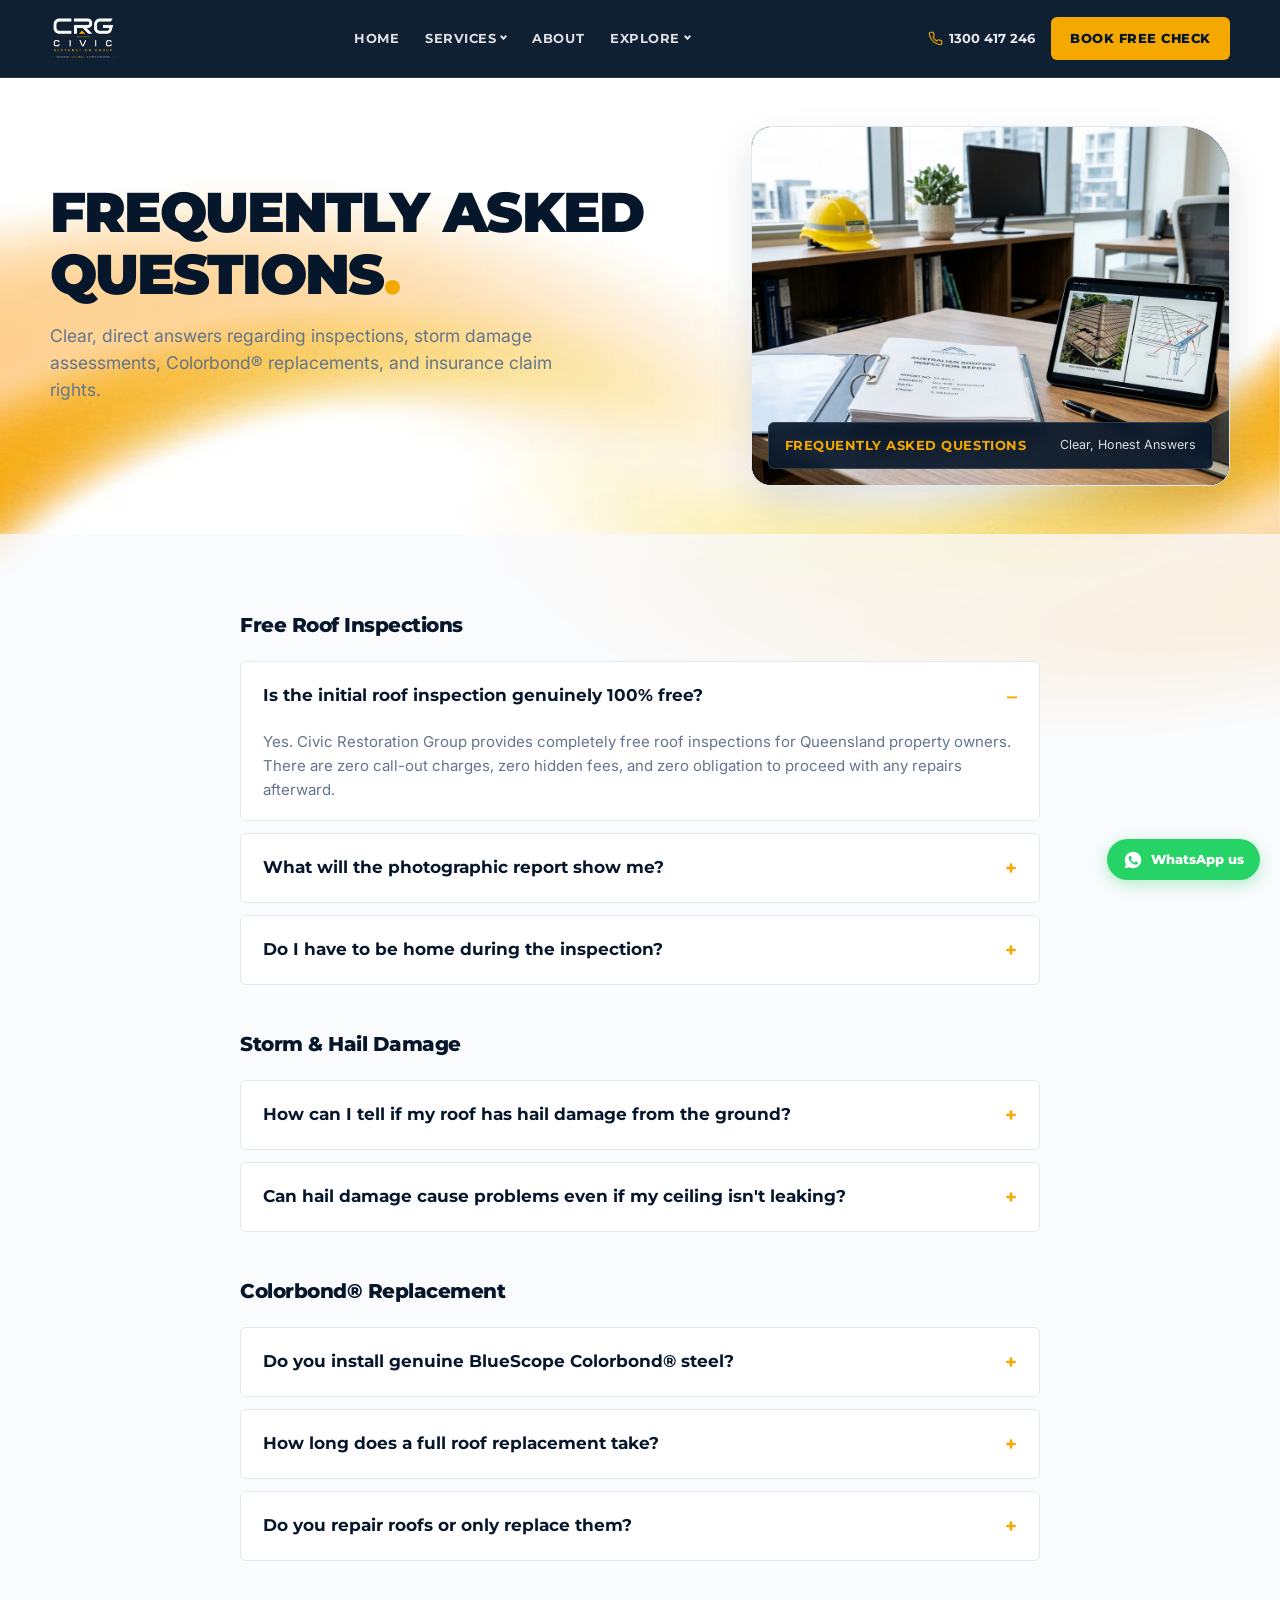
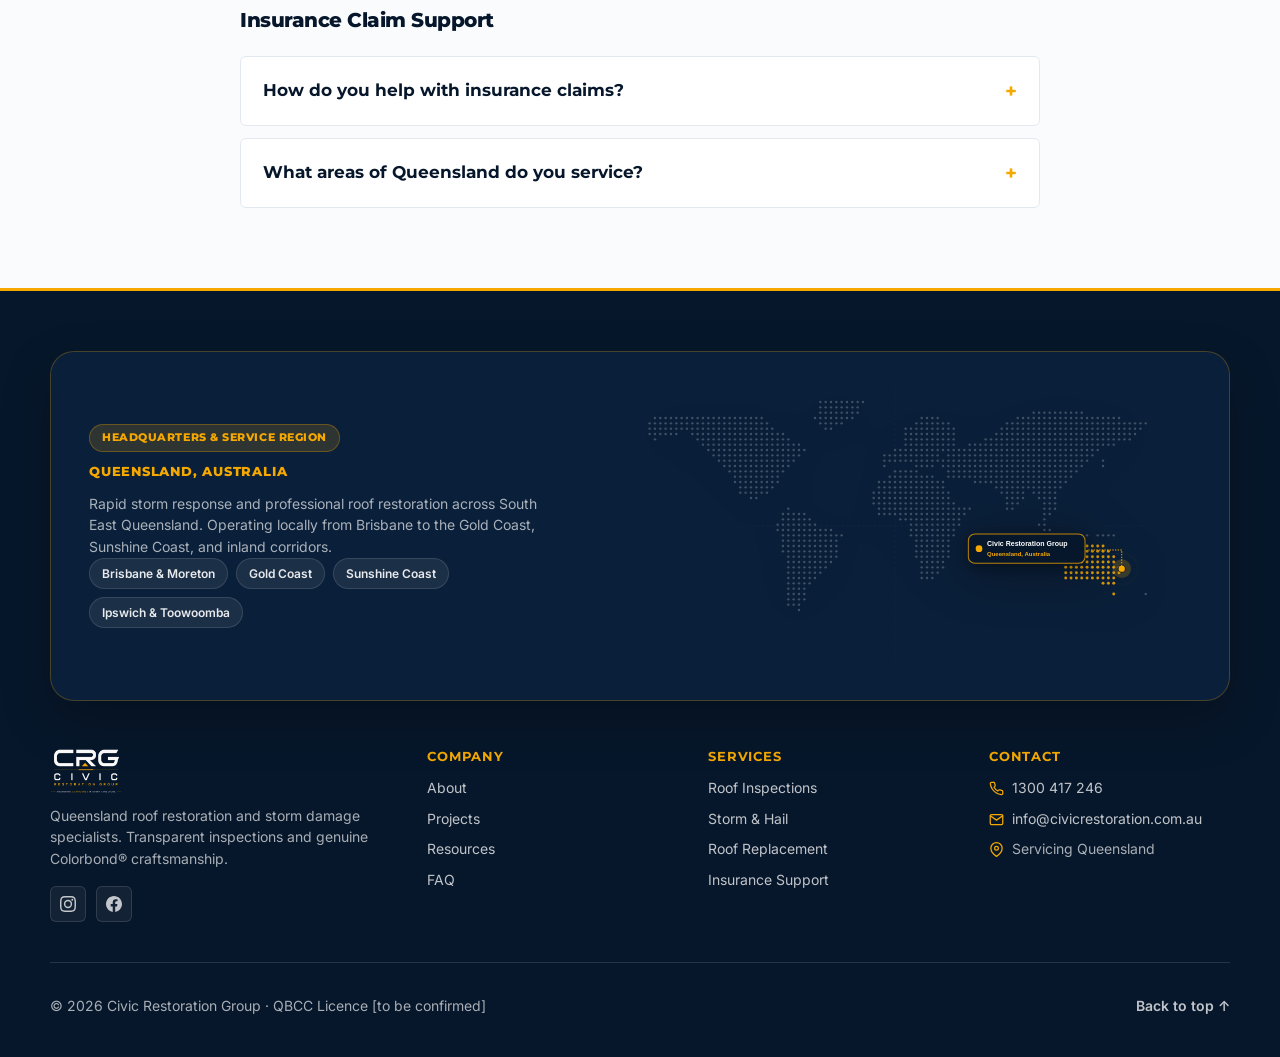
<file: faq.html>
<!DOCTYPE html>
<html lang="en">
<head>
  <meta charset="utf-8">
  <meta name="viewport" content="width=device-width, initial-scale=1">
  <title>Frequently Asked Questions | Civic Restoration Group</title>
  <meta name="description" content="Answers to common questions about free roof inspections, storm and hail damage, Colorbond® roof replacement, and insurance claims in Queensland. Call 1300 417 246.">
  <link rel="canonical" href="https://civicrestoration.com.au/faq.html">
  <meta property="og:type" content="website">
  <meta property="og:site_name" content="Civic Restoration Group">
  <meta property="og:title" content="Frequently Asked Questions | Civic Restoration Group">
  <meta property="og:description" content="Answers to common questions about free roof inspections, storm and hail damage, Colorbond® roof replacement, and insurance claims in Queensland. Call 1300 417 246.">
  <meta property="og:url" content="https://civicrestoration.com.au/faq.html">
  <meta property="og:image" content="https://civicrestoration.com.au/assets/images/og-image.jpg">
  <meta name="twitter:card" content="summary_large_image">
  <link rel="preconnect" href="https://fonts.googleapis.com">
  <link rel="preconnect" href="https://fonts.gstatic.com" crossorigin>
  <link rel="stylesheet" href="https://fonts.googleapis.com/css2?family=Inter:wght@400;500;600;700&family=Montserrat:wght@700;800;900&display=swap" media="print" onload="this.media='all'">
  <noscript><link rel="stylesheet" href="https://fonts.googleapis.com/css2?family=Inter:wght@400;500;600;700&family=Montserrat:wght@700;800;900&display=swap"></noscript>
  <link rel="preload" as="image" href="assets/images/coastal-roof.webp" fetchpriority="high">
  <link rel="stylesheet" href="css/style.css?v=33">
</head>
<body id="top">
  <!-- Top Navigation Header -->
  <header class="topbar">
    <div class="nav-wrap">
      <a class="brand" href="index.html" aria-label="Civic Restoration Group Homepage">
        <img src="assets/logos/crg-logo-transparent.png" alt="Civic Restoration Group logo">
      </a>
      <button class="menu-toggle" aria-label="Open menu" aria-expanded="false">
        <span></span><span></span><span></span>
      </button>
      <nav class="nav">
        <a href="index.html">Home</a>
        <div class="nav-dropdown">
          <button class="nav-dropdown-toggle" type="button" aria-expanded="false" aria-haspopup="true">Services</button>
          <div class="nav-dropdown-menu">
            <a href="roof-inspections.html">Roof Inspections</a>
            <a href="storm-damage.html">Storm &amp; Hail</a>
            <a href="roof-replacement.html">Roof Replacement</a>
            <a href="insurance-support.html">Insurance Support</a>
          </div>
        </div>
        <a href="about.html">About</a>
        <div class="nav-dropdown">
          <button class="nav-dropdown-toggle active" type="button" aria-expanded="false" aria-haspopup="true">Explore</button>
          <div class="nav-dropdown-menu">
            <a href="projects.html">Projects</a>
            <a href="resources.html">Resources</a>
            <a href="faq.html" class="active">FAQ</a>
          </div>
        </div>
        <a class="mobile-only" href="tel:1300417246">Call 1300 417 246</a>
        <a class="mobile-only" href="contact.html" data-inspection-dialog>Book Free Inspection</a>
      </nav>
      <div class="header-actions">
        <a class="header-phone" href="tel:1300417246" aria-label="Call Civic Restoration Group">
          <svg viewBox="0 0 24 24" fill="none" stroke="currentColor" stroke-width="2" stroke-linecap="round" stroke-linejoin="round" aria-hidden="true"><path d="M22 16.92v3a2 2 0 0 1-2.18 2 19.79 19.79 0 0 1-8.63-3.07 19.5 19.5 0 0 1-6-6 19.79 19.79 0 0 1-3.07-8.67A2 2 0 0 1 4.11 2h3a2 2 0 0 1 2 1.72 12.84 12.84 0 0 0 .7 2.81 2 2 0 0 1-.45 2.11L8.09 9.91a16 16 0 0 0 6 6l1.27-1.27a2 2 0 0 1 2.11-.45 12.84 12.84 0 0 0 2.81.7A2 2 0 0 1 22 16.92z"></path></svg>
          <span>1300 417 246</span>
        </a>
        <a class="btn btn-amber header-cta" href="contact.html" data-inspection-dialog>Book Free Check</a>
      </div>
    </div>
  </header>

  <main>
    <!-- Cohesive Subpage Hero -->
    <section class="hero subhero">
      <div class="container hero-inner">
        <div class="hero-copy">
          <h1>Frequently Asked Questions<span class="dot">.</span></h1>
          <p class="lead">Clear, direct answers regarding inspections, storm damage assessments, Colorbond® replacements, and insurance claim rights.</p>
        </div>

        <div class="hero-card">
          <img src="assets/images/paperwork.webp" alt="Frequently asked questions about roofing and insurance claims" fetchpriority="high">
          <div class="hero-card-badge">
            <b>Frequently Asked Questions</b>
            <span>Clear, Honest Answers</span>
          </div>
        </div>
      </div>
    </section>

    <section class="section section-soft">
      <div class="container">
        <div class="faq-list">
          <!-- Category: Inspections -->
          <h2 style="font-size:20px; font-weight:800; color:var(--navy); margin: 0 0 12px;">Free Roof Inspections</h2>

          <details class="faq-item" open>
            <summary>Is the initial roof inspection genuinely 100% free?</summary>
            <p>Yes. Civic Restoration Group provides completely free roof inspections for Queensland property owners. There are zero call-out charges, zero hidden fees, and zero obligation to proceed with any repairs afterward.</p>
          </details>

          <details class="faq-item">
            <summary>What will the photographic report show me?</summary>
            <p>Within 48 hours of our visit, you receive a clear digital report containing high-resolution photos of roof surfaces, flashings, valley irons, gutters, and ridge capping, accompanied by plain-English recommendations.</p>
          </details>

          <details class="faq-item">
            <summary>Do I have to be home during the inspection?</summary>
            <p>No, as long as our licensed inspector has safe perimeter access around your property for ladder placement. If you are experiencing interior leaks, however, having someone present allows us to inspect internal watermarks too.</p>
          </details>

          <!-- Category: Storm & Hail -->
          <h2 style="font-size:20px; font-weight:800; color:var(--navy); margin: 36px 0 12px;">Storm &amp; Hail Damage</h2>

          <details class="faq-item">
            <summary>How can I tell if my roof has hail damage from the ground?</summary>
            <p>Hail damage is rarely visible from ground level. Look for secondary signs such as dented metal gutters, downpipes, air conditioning condenser units, or chipped tile edges. If severe hail struck your area, an inspection is recommended.</p>
          </details>

          <details class="faq-item">
            <summary>Can hail damage cause problems even if my ceiling isn't leaking?</summary>
            <p>Yes. Hail strikes bruise the protective coating on steel roofing, which accelerates corrosion and rust. On tile roofs, hail fractures mortar bedding and creates hairline cracks that fail during subsequent storms.</p>
          </details>

          <!-- Category: Replacement & Materials -->
          <h2 style="font-size:20px; font-weight:800; color:var(--navy); margin: 36px 0 12px;">Colorbond® Replacement</h2>

          <details class="faq-item">
            <summary>Do you install genuine BlueScope Colorbond® steel?</summary>
            <p>Yes, exclusively. We install 100% genuine Australian BlueScope Colorbond® steel engineered for Queensland’s harsh heat, storms, and coastal salt environments. We never use cheap unbranded imported sheeting.</p>
          </details>

          <details class="faq-item">
            <summary>How long does a full roof replacement take?</summary>
            <p>Most residential replacements are completed within 2 to 4 working days. We work in controlled daily stages and monitor weather radars carefully so your home is always fully protected.</p>
          </details>

          <details class="faq-item">
            <summary>Do you repair roofs or only replace them?</summary>
            <p>Both. If your roof only requires targeted maintenance—such as re-pointing ridge caps, resealing a vent flashing, or replacing a rusted valley—that is exactly what we recommend. We only suggest replacement when damage is widespread.</p>
          </details>

          <!-- Category: Insurance -->
          <h2 style="font-size:20px; font-weight:800; color:var(--navy); margin: 36px 0 12px;">Insurance Claim Support</h2>

          <details class="faq-item">
            <summary>How do you help with insurance claims?</summary>
            <p>We provide the detailed photographic evidence and itemised scope of works that insurers require. Together with our independent partner, Claims Approved, we assist you through claim lodgement and assessor reviews.</p>
          </details>

          <details class="faq-item">
            <summary>What areas of Queensland do you service?</summary>
            <p>We service properties across South East Queensland (Brisbane, Gold Coast, Sunshine Coast, Ipswich, Logan, Moreton Bay, Redlands) as well as the Darling Downs (Toowoomba) and regional Queensland centers.</p>
          </details>
        </div>
      </div>
    </section>
  </main>

  <!-- Clean Footer -->
  <footer class="footer">
    <div class="container footer-map-strip">
      <div class="footer-map-card">
        <div class="footer-map-info">
          <span class="footer-map-badge">Headquarters &amp; Service Region</span>
          <h3>Queensland, Australia</h3>
          <p>Rapid storm response and professional roof restoration across South East Queensland. Operating locally from Brisbane to the Gold Coast, Sunshine Coast, and inland corridors.</p>
          <div class="footer-region-tags">
            <span>Brisbane &amp; Moreton</span>
            <span>Gold Coast</span>
            <span>Sunshine Coast</span>
            <span>Ipswich &amp; Toowoomba</span>
          </div>
        </div>
        <div class="footer-map-visual">
          <img src="assets/images/world-map-dots.svg" alt="Civic Restoration Group Queensland location map" loading="lazy" width="800" height="420">
        </div>
      </div>
    </div>

    <div class="container footer-grid">
      <div class="footer-brand">
        <img class="footer-logo" src="assets/logos/crg-logo-transparent.png" alt="CRG logo" loading="lazy">
        <p>Queensland roof restoration and storm damage specialists. Transparent inspections and genuine Colorbond® craftsmanship.</p>
        <div class="footer-social">
          <a href="#" data-social="instagram" target="_blank" rel="noopener" aria-label="CRG on Instagram"><svg viewBox="0 0 24 24" aria-hidden="true"><path fill="currentColor" d="M12 2.2c3.2 0 3.6 0 4.8.1 3.3.1 4.8 1.7 4.9 4.9.1 1.3.1 1.6.1 4.8s0 3.6-.1 4.8c-.1 3.2-1.7 4.8-4.9 4.9-1.3.1-1.6.1-4.8.1s-3.6 0-4.8-.1c-3.3-.1-4.8-1.7-4.9-4.9C2.2 15.6 2.2 15.2 2.2 12s0-3.6.1-4.8C2.4 3.9 3.9 2.4 7.2 2.3 8.4 2.2 8.8 2.2 12 2.2zM12 0C8.7 0 8.3 0 7.1.1 2.7.3.3 2.7.1 7.1 0 8.3 0 8.7 0 12s0 3.7.1 4.9c.2 4.4 2.6 6.8 7 7 1.2.1 1.6.1 4.9.1s3.7 0 4.9-.1c4.4-.2 6.8-2.6 7-7 .1-1.2.1-1.6.1-4.9s0-3.7-.1-4.9c-.2-4.4-2.6-6.8-7-7C15.7 0 15.3 0 12 0zm0 5.8a6.2 6.2 0 1 0 0 12.4 6.2 6.2 0 0 0 0-12.4zM12 16a4 4 0 1 1 0-8 4 4 0 0 1 0 8zm6.4-11.8a1.4 1.4 0 1 0 0 2.9 1.4 1.4 0 0 0 0-2.9z"/></svg></a>
          <a href="#" data-social="facebook" target="_blank" rel="noopener" aria-label="CRG on Facebook"><svg viewBox="0 0 24 24" aria-hidden="true"><path fill="currentColor" d="M24 12.1C24 5.4 18.6 0 12 0S0 5.4 0 12.1C0 18.1 4.4 23.1 10.1 24v-8.4H7.1v-3.5h3V9.4c0-3 1.8-4.7 4.5-4.7 1.3 0 2.7.2 2.7.2v3h-1.5c-1.5 0-2 .9-2 1.9v2.3h3.3l-.5 3.5h-2.8V24C19.6 23.1 24 18.1 24 12.1z"/></svg></a>
        </div>
      </div>

      <div>
        <h3>Company</h3>
        <a href="about.html">About</a>
        <a href="projects.html">Projects</a>
        <a href="resources.html">Resources</a>
        <a href="faq.html">FAQ</a>
      </div>

      <div>
        <h3>Services</h3>
        <a href="roof-inspections.html">Roof Inspections</a>
        <a href="storm-damage.html">Storm &amp; Hail</a>
        <a href="roof-replacement.html">Roof Replacement</a>
        <a href="insurance-support.html">Insurance Support</a>
      </div>

      <div class="footer-contact">
        <h3>Contact</h3>
        <a href="tel:1300417246">
          <svg viewBox="0 0 24 24" fill="none" stroke="currentColor" stroke-width="2" stroke-linecap="round" stroke-linejoin="round" aria-hidden="true"><path d="M22 16.92v3a2 2 0 0 1-2.18 2 19.79 19.79 0 0 1-8.63-3.07 19.5 19.5 0 0 1-6-6 19.79 19.79 0 0 1-3.07-8.67A2 2 0 0 1 4.11 2h3a2 2 0 0 1 2 1.72 12.84 12.84 0 0 0 .7 2.81 2 2 0 0 1-.45 2.11L8.09 9.91a16 16 0 0 0 6 6l1.27-1.27a2 2 0 0 1 2.11-.45 12.84 12.84 0 0 0 2.81.7A2 2 0 0 1 22 16.92z"></path></svg>
          1300 417 246
        </a>
        <a href="mailto:info@civicrestoration.com.au">
          <svg viewBox="0 0 24 24" fill="none" stroke="currentColor" stroke-width="2" stroke-linecap="round" stroke-linejoin="round" aria-hidden="true"><path d="M4 4h16c1.1 0 2 .9 2 2v12c0 1.1-.9 2-2 2H4c-1.1 0-2-.9-2-2V6c0-1.1.9-2 2-2z"></path><polyline points="22,6 12,13 2,6"></polyline></svg>
          info@civicrestoration.com.au
        </a>
        <p>
          <svg viewBox="0 0 24 24" fill="none" stroke="currentColor" stroke-width="2" stroke-linecap="round" stroke-linejoin="round" aria-hidden="true"><path d="M21 10c0 7-9 13-9 13s-9-6-9-13a9 9 0 0 1 18 0z"></path><circle cx="12" cy="10" r="3"></circle></svg>
          Servicing Queensland
        </p>
      </div>
    </div>

    <div class="container footer-bottom">
      <p>© 2026 Civic Restoration Group · QBCC Licence [to be confirmed]</p>
      <a class="back-to-top" href="#top">Back to top ↑</a>
    </div>
  </footer>

  <script type="module" src="js/main.js?v=33"></script>
</body>
</html>
</file>
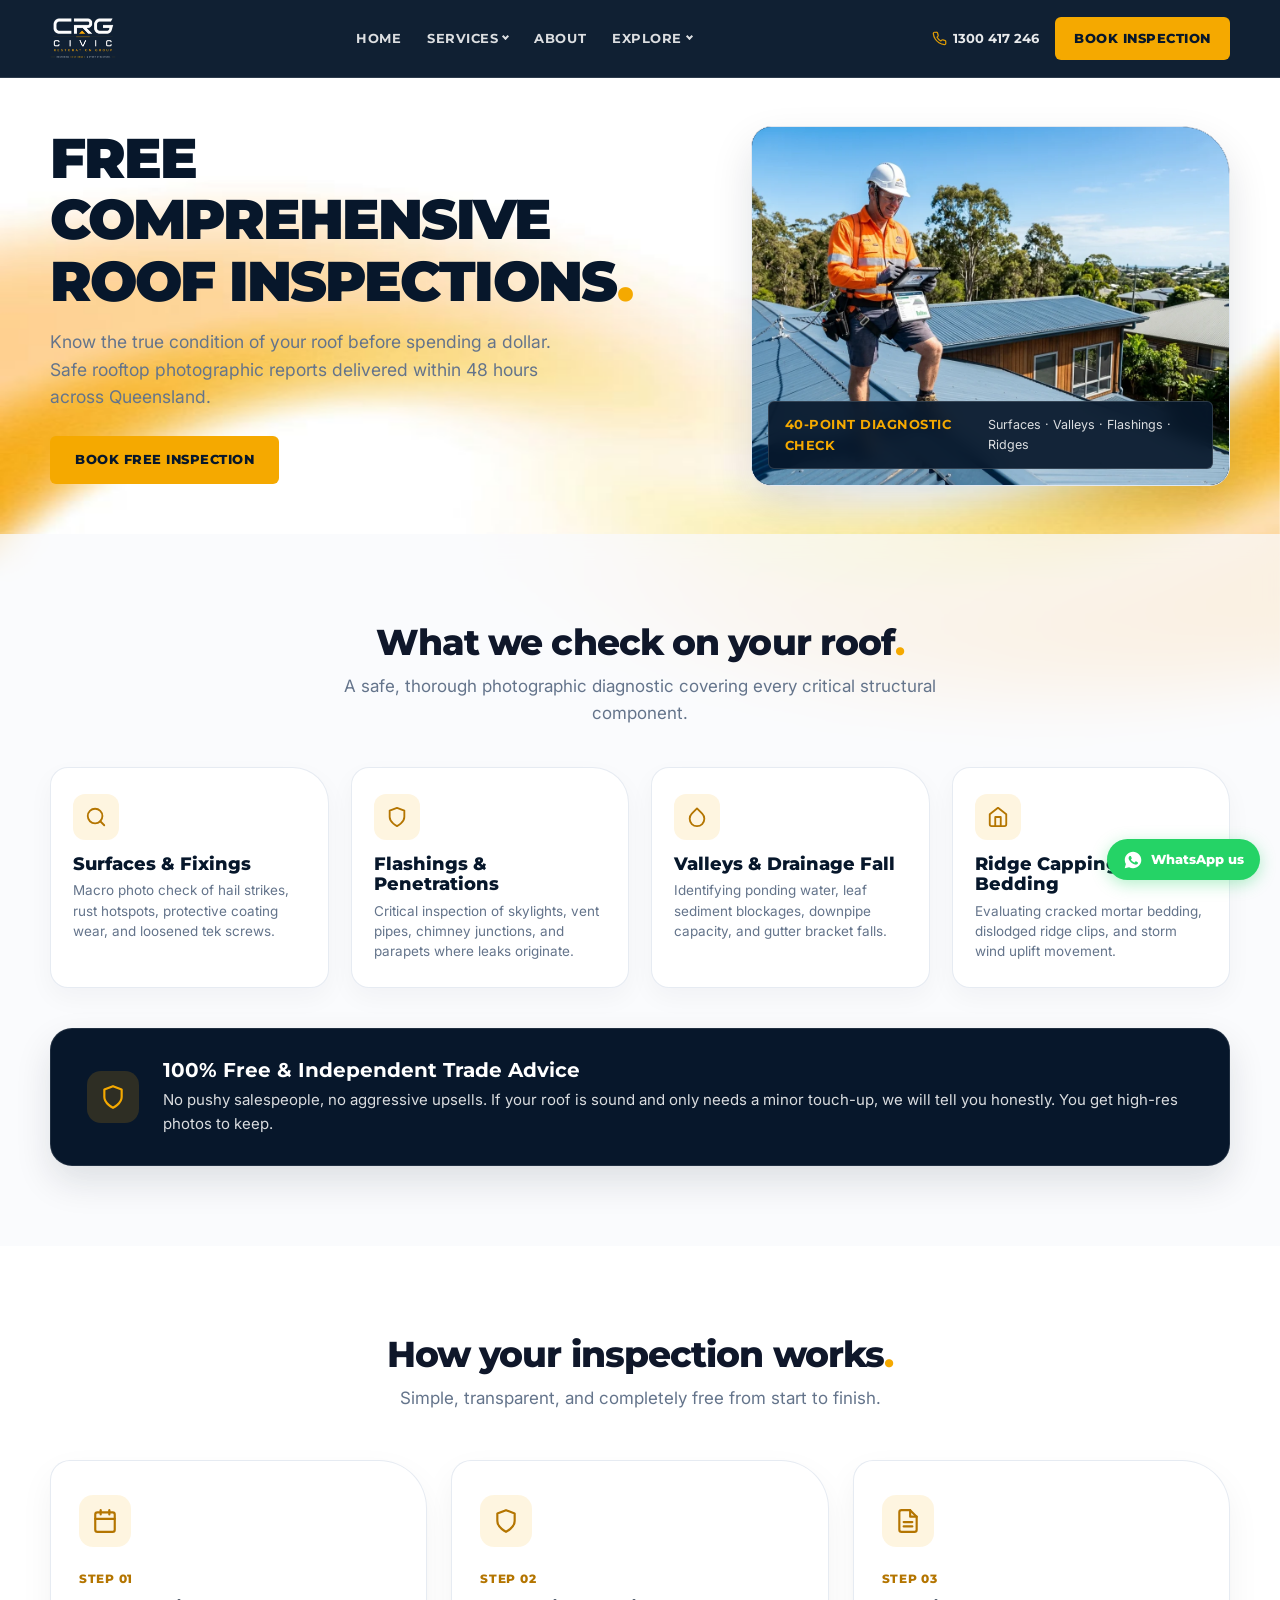
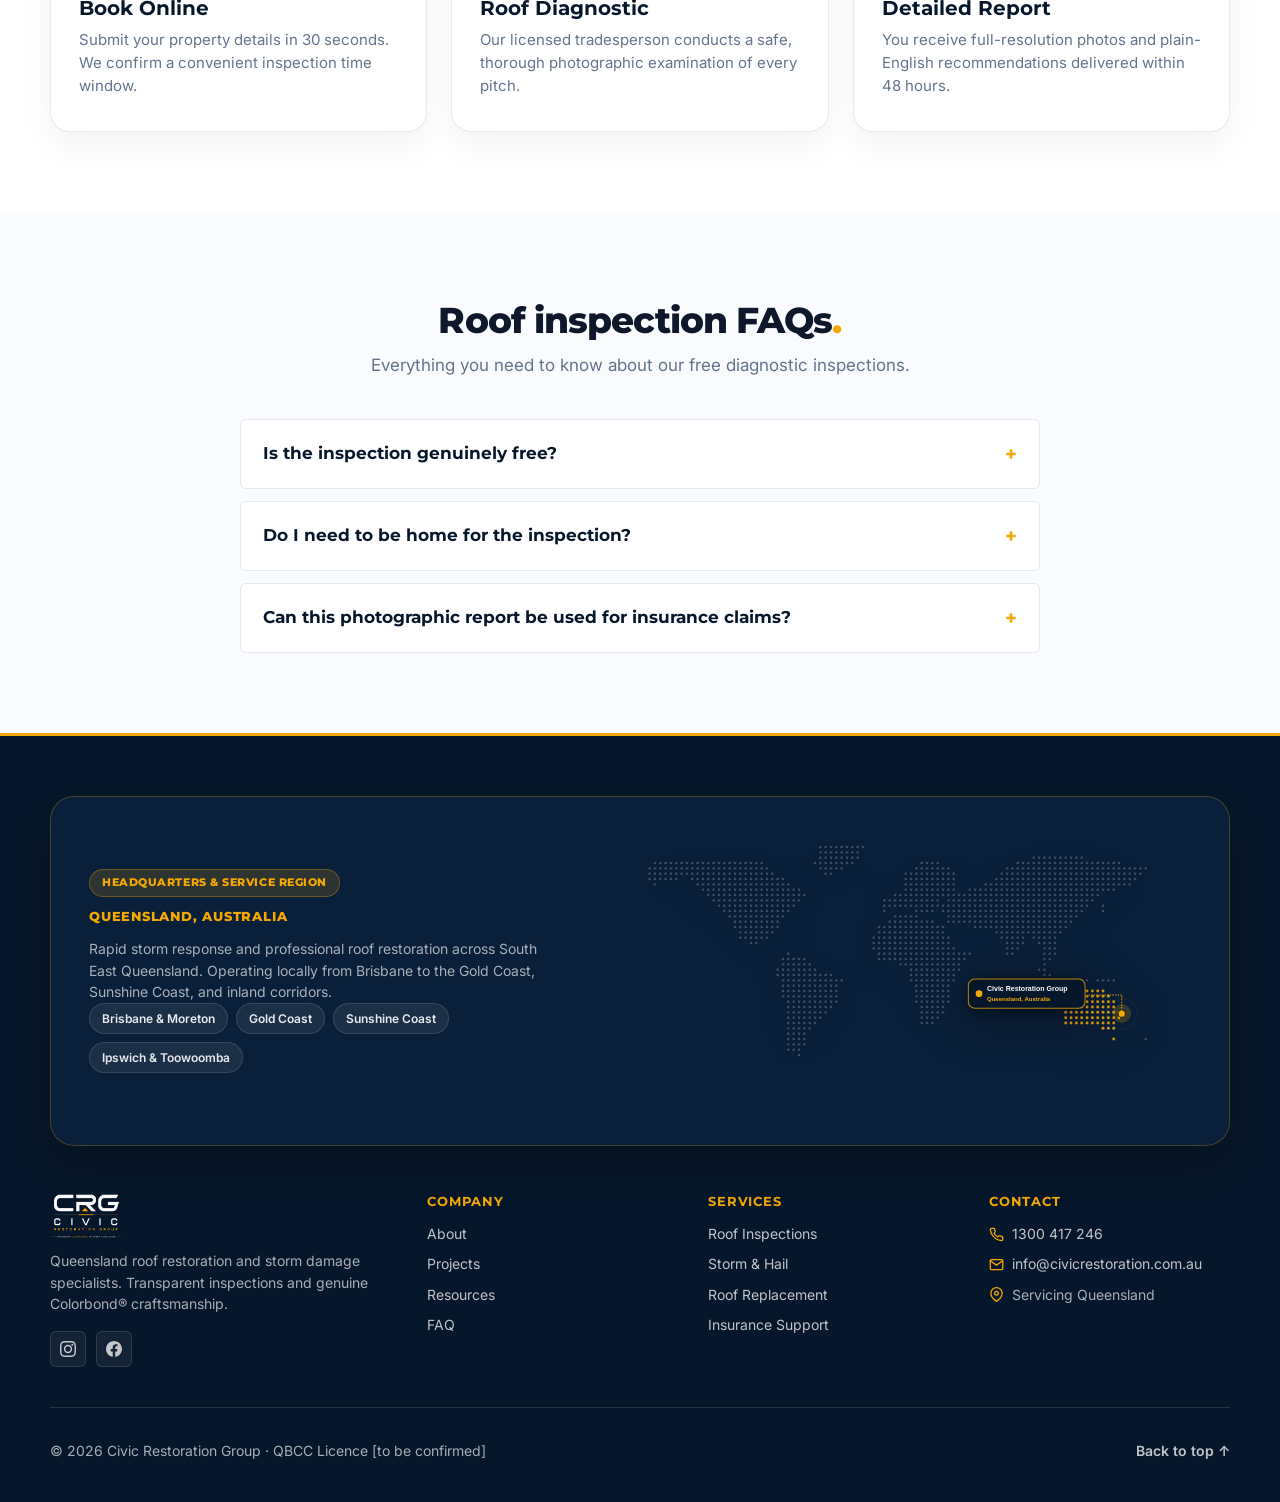
<file: industries.html>
<!DOCTYPE html>
<html lang="en">
<head>
  <meta charset="utf-8">
  <meta name="viewport" content="width=device-width, initial-scale=1">
  <title>Services | Civic Restoration Group</title>
  <meta http-equiv="refresh" content="0; url=roof-inspections.html">
  <link rel="canonical" href="https://civicrestoration.com.au/roof-inspections.html">
  <script>
    window.location.replace("roof-inspections.html");
  </script>
</head>
<body style="font-family:sans-serif; text-align:center; padding:50px 20px;">
  <h2>Redirecting to Roof Inspections...</h2>
  <p><a href="roof-inspections.html">Click here if you are not redirected automatically</a>.</p>
</body>
</html>
</file>
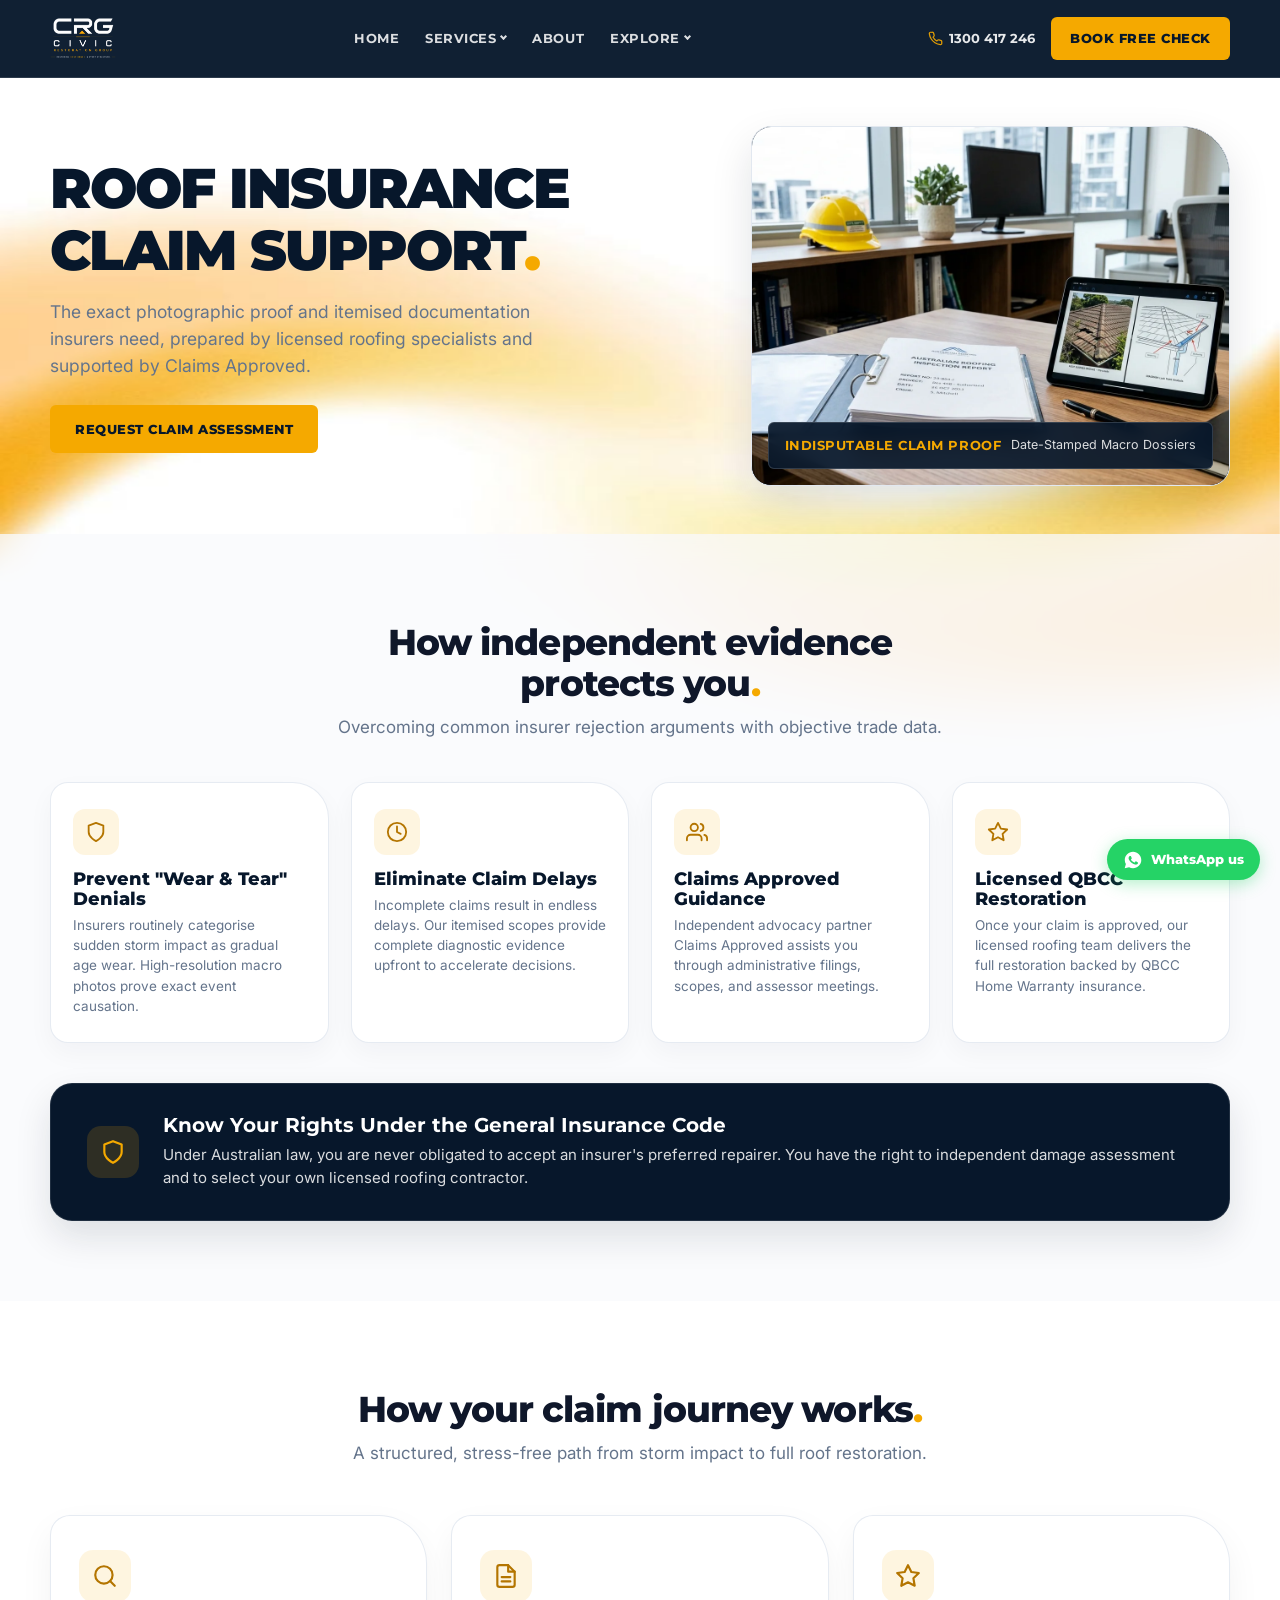
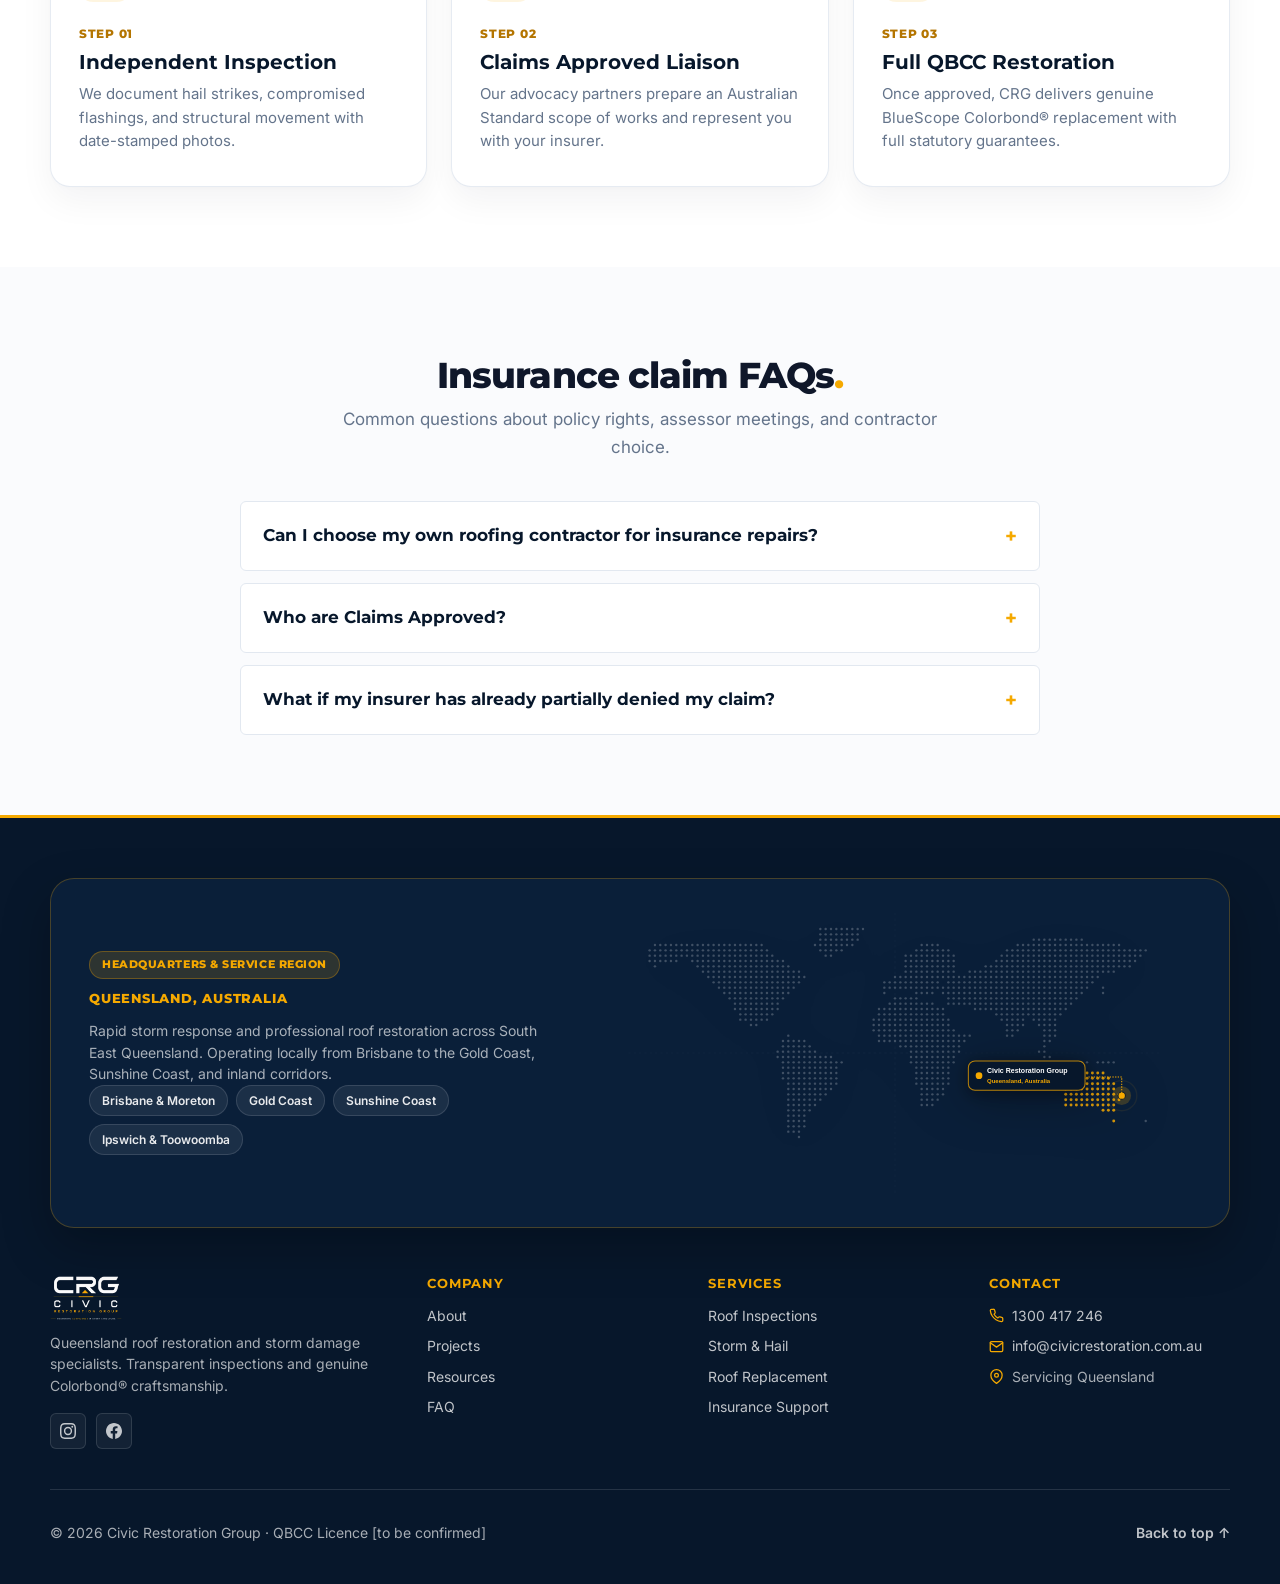
<file: insurance-support.html>
<!DOCTYPE html>
<html lang="en">
<head>
  <meta charset="utf-8">
  <meta name="viewport" content="width=device-width, initial-scale=1">
  <title>Roof Insurance Claims Support Queensland | Civic Restoration Group</title>
  <meta name="description" content="Independent roof inspection reports, photographic evidence, and claim support in Queensland. Partnered with Claims Approved. Call 1300 417 246.">
  <link rel="canonical" href="https://civicrestoration.com.au/insurance-support.html">
  <meta property="og:type" content="website">
  <meta property="og:site_name" content="Civic Restoration Group">
  <meta property="og:title" content="Roof Insurance Claims Support Queensland | Civic Restoration Group">
  <meta property="og:description" content="Independent roof inspection reports, photographic evidence, and claim support in Queensland. Partnered with Claims Approved. Call 1300 417 246.">
  <meta property="og:url" content="https://civicrestoration.com.au/insurance-support.html">
  <meta property="og:image" content="https://civicrestoration.com.au/assets/images/og-image.jpg">
  <meta name="twitter:card" content="summary_large_image">
  <link rel="preconnect" href="https://fonts.googleapis.com">
  <link rel="preconnect" href="https://fonts.gstatic.com" crossorigin>
  <link rel="stylesheet" href="https://fonts.googleapis.com/css2?family=Inter:wght@400;500;600;700&family=Montserrat:wght@700;800;900&display=swap" media="print" onload="this.media='all'">
  <noscript><link rel="stylesheet" href="https://fonts.googleapis.com/css2?family=Inter:wght@400;500;600;700&family=Montserrat:wght@700;800;900&display=swap"></noscript>
  <link rel="preload" as="image" href="assets/images/svc-insurance.webp" fetchpriority="high">
  <link rel="stylesheet" href="css/style.css?v=33">
</head>
<body id="top">
  <!-- Top Navigation Header -->
  <header class="topbar">
    <div class="nav-wrap">
      <a class="brand" href="index.html" aria-label="Civic Restoration Group Homepage">
        <img src="assets/logos/crg-logo-transparent.png" alt="Civic Restoration Group logo">
      </a>
      <button class="menu-toggle" aria-label="Open menu" aria-expanded="false">
        <span></span><span></span><span></span>
      </button>
      <nav class="nav">
        <a href="index.html">Home</a>
        <div class="nav-dropdown">
          <button class="nav-dropdown-toggle active" type="button" aria-expanded="false" aria-haspopup="true">Services</button>
          <div class="nav-dropdown-menu">
            <a href="roof-inspections.html">Roof Inspections</a>
            <a href="storm-damage.html">Storm &amp; Hail</a>
            <a href="roof-replacement.html">Roof Replacement</a>
            <a href="insurance-support.html" class="active">Insurance Support</a>
          </div>
        </div>
        <a href="about.html">About</a>
        <div class="nav-dropdown">
          <button class="nav-dropdown-toggle" type="button" aria-expanded="false" aria-haspopup="true">Explore</button>
          <div class="nav-dropdown-menu">
            <a href="projects.html">Projects</a>
            <a href="resources.html">Resources</a>
            <a href="faq.html">FAQ</a>
          </div>
        </div>
        <a class="mobile-only" href="tel:1300417246">Call 1300 417 246</a>
        <a class="mobile-only" href="contact.html" data-inspection-dialog>Book Free Inspection</a>
      </nav>
      <div class="header-actions">
        <a class="header-phone" href="tel:1300417246" aria-label="Call Civic Restoration Group">
          <svg viewBox="0 0 24 24" fill="none" stroke="currentColor" stroke-width="2" stroke-linecap="round" stroke-linejoin="round" aria-hidden="true"><path d="M22 16.92v3a2 2 0 0 1-2.18 2 19.79 19.79 0 0 1-8.63-3.07 19.5 19.5 0 0 1-6-6 19.79 19.79 0 0 1-3.07-8.67A2 2 0 0 1 4.11 2h3a2 2 0 0 1 2 1.72 12.84 12.84 0 0 0 .7 2.81 2 2 0 0 1-.45 2.11L8.09 9.91a16 16 0 0 0 6 6l1.27-1.27a2 2 0 0 1 2.11-.45 12.84 12.84 0 0 0 2.81.7A2 2 0 0 1 22 16.92z"></path></svg>
          <span>1300 417 246</span>
        </a>
        <a class="btn btn-amber header-cta" href="contact.html" data-inspection-dialog>Book Free Check</a>
      </div>
    </div>
  </header>

  <main>
    <!-- Cohesive Subpage Hero -->
    <section class="hero subhero">
      <div class="container hero-inner">
        <div class="hero-copy">
          <h1>Roof Insurance Claim Support<span class="dot">.</span></h1>
          <p class="lead">The exact photographic proof and itemised documentation insurers need, prepared by licensed roofing specialists and supported by Claims Approved.</p>
          
          <div class="hero-actions">
            <a class="btn btn-amber" href="contact.html" data-inspection-dialog data-issue="Insurance claim">Request Claim Assessment</a>
          </div>
        </div>

        <div class="hero-card">
          <img src="assets/images/svc-insurance.webp" alt="Insurance claim documentation and roof photographic evidence on desk" fetchpriority="high">
          <div class="hero-card-badge">
            <b>Indisputable Claim Proof</b>
            <span>Date-Stamped Macro Dossiers</span>
          </div>
        </div>
      </div>
    </section>

    <!-- 4 Insurance Claim Spec Cards (Inspired by Reference Image) -->
    <section class="section section-soft">
      <div class="container">
        <div class="section-head" style="text-align:center; margin:0 auto 40px;">
          <h2>How independent evidence protects you<span class="dot">.</span></h2>
          <p>Overcoming common insurer rejection arguments with objective trade data.</p>
        </div>

        <div class="service-spec-grid-4">
          <div class="service-spec-card">
            <div class="service-spec-icon">
              <svg viewBox="0 0 24 24" fill="none" stroke="currentColor" stroke-width="2" stroke-linecap="round" stroke-linejoin="round" aria-hidden="true"><path d="M12 22s8-4 8-10V5l-8-3-8 3v7c0 6 8 10 8 10z"></path></svg>
            </div>
            <h3>Prevent "Wear &amp; Tear" Denials</h3>
            <p>Insurers routinely categorise sudden storm impact as gradual age wear. High-resolution macro photos prove exact event causation.</p>
          </div>

          <div class="service-spec-card">
            <div class="service-spec-icon">
              <svg viewBox="0 0 24 24" fill="none" stroke="currentColor" stroke-width="2" stroke-linecap="round" stroke-linejoin="round" aria-hidden="true"><circle cx="12" cy="12" r="10"></circle><polyline points="12 6 12 12 16 14"></polyline></svg>
            </div>
            <h3>Eliminate Claim Delays</h3>
            <p>Incomplete claims result in endless delays. Our itemised scopes provide complete diagnostic evidence upfront to accelerate decisions.</p>
          </div>

          <div class="service-spec-card">
            <div class="service-spec-icon">
              <svg viewBox="0 0 24 24" fill="none" stroke="currentColor" stroke-width="2" stroke-linecap="round" stroke-linejoin="round" aria-hidden="true"><path d="M17 21v-2a4 4 0 0 0-4-4H5a4 4 0 0 0-4 4v2"></path><circle cx="9" cy="7" r="4"></circle><path d="M23 21v-2a4 4 0 0 0-3-3.87"></path><path d="M16 3.13a4 4 0 0 1 0 7.75"></path></svg>
            </div>
            <h3>Claims Approved Guidance</h3>
            <p>Independent advocacy partner Claims Approved assists you through administrative filings, scopes, and assessor meetings.</p>
          </div>

          <div class="service-spec-card">
            <div class="service-spec-icon">
              <svg viewBox="0 0 24 24" fill="none" stroke="currentColor" stroke-width="2" stroke-linecap="round" stroke-linejoin="round" aria-hidden="true"><polygon points="12 2 15.09 8.26 22 9.27 17 14.14 18.18 21.02 12 17.77 5.82 21.02 7 14.14 2 9.27 8.91 8.26 12 2"></polygon></svg>
            </div>
            <h3>Licensed QBCC Restoration</h3>
            <p>Once your claim is approved, our licensed roofing team delivers the full restoration backed by QBCC Home Warranty insurance.</p>
          </div>
        </div>

        <!-- Guarantee Callout Box -->
        <div class="service-guarantee-box">
          <div class="service-guarantee-icon">
            <svg viewBox="0 0 24 24" fill="none" stroke="currentColor" stroke-width="2" stroke-linecap="round" stroke-linejoin="round" aria-hidden="true"><path d="M12 22s8-4 8-10V5l-8-3-8 3v7c0 6 8 10 8 10z"></path></svg>
          </div>
          <div class="service-guarantee-copy">
            <h3>Know Your Rights Under the General Insurance Code</h3>
            <p>Under Australian law, you are never obligated to accept an insurer's preferred repairer. You have the right to independent damage assessment and to select your own licensed roofing contractor.</p>
          </div>
        </div>
      </div>
    </section>
    </section>

    <!-- 3-Step Claim Process -->
    <section class="section">
      <div class="container">
        <div class="section-head" style="text-align:center; margin:0 auto 48px;">
          <h2>How your claim journey works<span class="dot">.</span></h2>
          <p>A structured, stress-free path from storm impact to full roof restoration.</p>
        </div>

        <ol class="timeline">
          <li class="timeline-step">
            <div class="timeline-icon-box">
              <svg viewBox="0 0 24 24" fill="none" stroke="currentColor" stroke-width="2" stroke-linecap="round" stroke-linejoin="round" aria-hidden="true"><circle cx="11" cy="11" r="8"></circle><line x1="21" y1="21" x2="16.65" y2="16.65"></line></svg>
            </div>
            <span class="timeline-num">Step 01</span>
            <h3>Independent Inspection</h3>
            <p>We document hail strikes, compromised flashings, and structural movement with date-stamped photos.</p>
          </li>
          <li class="timeline-step">
            <div class="timeline-icon-box">
              <svg viewBox="0 0 24 24" fill="none" stroke="currentColor" stroke-width="2" stroke-linecap="round" stroke-linejoin="round" aria-hidden="true"><path d="M14 2H6a2 2 0 0 0-2 2v16a2 2 0 0 0 2 2h12a2 2 0 0 0 2-2V8z"></path><polyline points="14 2 14 8 20 8"></polyline><line x1="16" y1="13" x2="8" y2="13"></line><line x1="16" y1="17" x2="8" y2="17"></line></svg>
            </div>
            <span class="timeline-num">Step 02</span>
            <h3>Claims Approved Liaison</h3>
            <p>Our advocacy partners prepare an Australian Standard scope of works and represent you with your insurer.</p>
          </li>
          <li class="timeline-step">
            <div class="timeline-icon-box">
              <svg viewBox="0 0 24 24" fill="none" stroke="currentColor" stroke-width="2" stroke-linecap="round" stroke-linejoin="round" aria-hidden="true"><polygon points="12 2 15.09 8.26 22 9.27 17 14.14 18.18 21.02 12 17.77 5.82 21.02 7 14.14 2 9.27 8.91 8.26 12 2"></polygon></svg>
            </div>
            <span class="timeline-num">Step 03</span>
            <h3>Full QBCC Restoration</h3>
            <p>Once approved, CRG delivers genuine BlueScope Colorbond® replacement with full statutory guarantees.</p>
          </li>
        </ol>
      </div>
    </section>

    <!-- Insurance FAQs -->
    <section class="section section-soft">
      <div class="container">
        <div class="section-head" style="text-align:center; margin:0 auto 40px;">
          <h2>Insurance claim FAQs<span class="dot">.</span></h2>
          <p>Common questions about policy rights, assessor meetings, and contractor choice.</p>
        </div>

        <div class="faq-list">
          <details class="faq-item">
            <summary>Can I choose my own roofing contractor for insurance repairs?</summary>
            <p>Under Australian insurance law and the General Insurance Code of Practice, policyholders generally have the right to request cash settlements or choose their own qualified, licensed builder (such as Civic Restoration Group) rather than accepting an insurer’s preferred contractor.</p>
          </details>

          <details class="faq-item">
            <summary>Who are Claims Approved?</summary>
            <p>Claims Approved is an independent claims advocacy partner. They assist Queensland property owners with administrative, photographic, and technical paperwork when liaising with insurance companies.</p>
          </details>

          <details class="faq-item">
            <summary>What if my insurer has already partially denied my claim?</summary>
            <p>Many initial claim denials occur because the insurer’s initial report lacked clear storm impact evidence. We can perform an independent secondary inspection to document the full damage for review.</p>
          </details>
        </div>
      </div>
    </section>
  </main>

  <!-- Clean Footer -->
  <footer class="footer">
    <div class="container footer-map-strip">
      <div class="footer-map-card">
        <div class="footer-map-info">
          <span class="footer-map-badge">Headquarters &amp; Service Region</span>
          <h3>Queensland, Australia</h3>
          <p>Rapid storm response and professional roof restoration across South East Queensland. Operating locally from Brisbane to the Gold Coast, Sunshine Coast, and inland corridors.</p>
          <div class="footer-region-tags">
            <span>Brisbane &amp; Moreton</span>
            <span>Gold Coast</span>
            <span>Sunshine Coast</span>
            <span>Ipswich &amp; Toowoomba</span>
          </div>
        </div>
        <div class="footer-map-visual">
          <img src="assets/images/world-map-dots.svg" alt="Civic Restoration Group Queensland location map" loading="lazy" width="800" height="420">
        </div>
      </div>
    </div>

    <div class="container footer-grid">
      <div class="footer-brand">
        <img class="footer-logo" src="assets/logos/crg-logo-transparent.png" alt="CRG logo" loading="lazy">
        <p>Queensland roof restoration and storm damage specialists. Transparent inspections and genuine Colorbond® craftsmanship.</p>
        <div class="footer-social">
          <a href="#" data-social="instagram" target="_blank" rel="noopener" aria-label="CRG on Instagram"><svg viewBox="0 0 24 24" aria-hidden="true"><path fill="currentColor" d="M12 2.2c3.2 0 3.6 0 4.8.1 3.3.1 4.8 1.7 4.9 4.9.1 1.3.1 1.6.1 4.8s0 3.6-.1 4.8c-.1 3.2-1.7 4.8-4.9 4.9-1.3.1-1.6.1-4.8.1s-3.6 0-4.8-.1c-3.3-.1-4.8-1.7-4.9-4.9C2.2 15.6 2.2 15.2 2.2 12s0-3.6.1-4.8C2.4 3.9 3.9 2.4 7.2 2.3 8.4 2.2 8.8 2.2 12 2.2zM12 0C8.7 0 8.3 0 7.1.1 2.7.3.3 2.7.1 7.1 0 8.3 0 8.7 0 12s0 3.7.1 4.9c.2 4.4 2.6 6.8 7 7 1.2.1 1.6.1 4.9.1s3.7 0 4.9-.1c4.4-.2 6.8-2.6 7-7 .1-1.2.1-1.6.1-4.9s0-3.7-.1-4.9c-.2-4.4-2.6-6.8-7-7C15.7 0 15.3 0 12 0zm0 5.8a6.2 6.2 0 1 0 0 12.4 6.2 6.2 0 0 0 0-12.4zM12 16a4 4 0 1 1 0-8 4 4 0 0 1 0 8zm6.4-11.8a1.4 1.4 0 1 0 0 2.9 1.4 1.4 0 0 0 0-2.9z"/></svg></a>
          <a href="#" data-social="facebook" target="_blank" rel="noopener" aria-label="CRG on Facebook"><svg viewBox="0 0 24 24" aria-hidden="true"><path fill="currentColor" d="M24 12.1C24 5.4 18.6 0 12 0S0 5.4 0 12.1C0 18.1 4.4 23.1 10.1 24v-8.4H7.1v-3.5h3V9.4c0-3 1.8-4.7 4.5-4.7 1.3 0 2.7.2 2.7.2v3h-1.5c-1.5 0-2 .9-2 1.9v2.3h3.3l-.5 3.5h-2.8V24C19.6 23.1 24 18.1 24 12.1z"/></svg></a>
        </div>
      </div>

      <div>
        <h3>Company</h3>
        <a href="about.html">About</a>
        <a href="projects.html">Projects</a>
        <a href="resources.html">Resources</a>
        <a href="faq.html">FAQ</a>
      </div>

      <div>
        <h3>Services</h3>
        <a href="roof-inspections.html">Roof Inspections</a>
        <a href="storm-damage.html">Storm &amp; Hail</a>
        <a href="roof-replacement.html">Roof Replacement</a>
        <a href="insurance-support.html">Insurance Support</a>
      </div>

      <div class="footer-contact">
        <h3>Contact</h3>
        <a href="tel:1300417246">
          <svg viewBox="0 0 24 24" fill="none" stroke="currentColor" stroke-width="2" stroke-linecap="round" stroke-linejoin="round" aria-hidden="true"><path d="M22 16.92v3a2 2 0 0 1-2.18 2 19.79 19.79 0 0 1-8.63-3.07 19.5 19.5 0 0 1-6-6 19.79 19.79 0 0 1-3.07-8.67A2 2 0 0 1 4.11 2h3a2 2 0 0 1 2 1.72 12.84 12.84 0 0 0 .7 2.81 2 2 0 0 1-.45 2.11L8.09 9.91a16 16 0 0 0 6 6l1.27-1.27a2 2 0 0 1 2.11-.45 12.84 12.84 0 0 0 2.81.7A2 2 0 0 1 22 16.92z"></path></svg>
          1300 417 246
        </a>
        <a href="mailto:info@civicrestoration.com.au">
          <svg viewBox="0 0 24 24" fill="none" stroke="currentColor" stroke-width="2" stroke-linecap="round" stroke-linejoin="round" aria-hidden="true"><path d="M4 4h16c1.1 0 2 .9 2 2v12c0 1.1-.9 2-2 2H4c-1.1 0-2-.9-2-2V6c0-1.1.9-2 2-2z"></path><polyline points="22,6 12,13 2,6"></polyline></svg>
          info@civicrestoration.com.au
        </a>
        <p>
          <svg viewBox="0 0 24 24" fill="none" stroke="currentColor" stroke-width="2" stroke-linecap="round" stroke-linejoin="round" aria-hidden="true"><path d="M21 10c0 7-9 13-9 13s-9-6-9-13a9 9 0 0 1 18 0z"></path><circle cx="12" cy="10" r="3"></circle></svg>
          Servicing Queensland
        </p>
      </div>
    </div>

    <div class="container footer-bottom">
      <p>© 2026 Civic Restoration Group · QBCC Licence [to be confirmed]</p>
      <a class="back-to-top" href="#top">Back to top ↑</a>
    </div>
  </footer>

  <script type="module" src="js/main.js?v=33"></script>
</body>
</html>
</file>
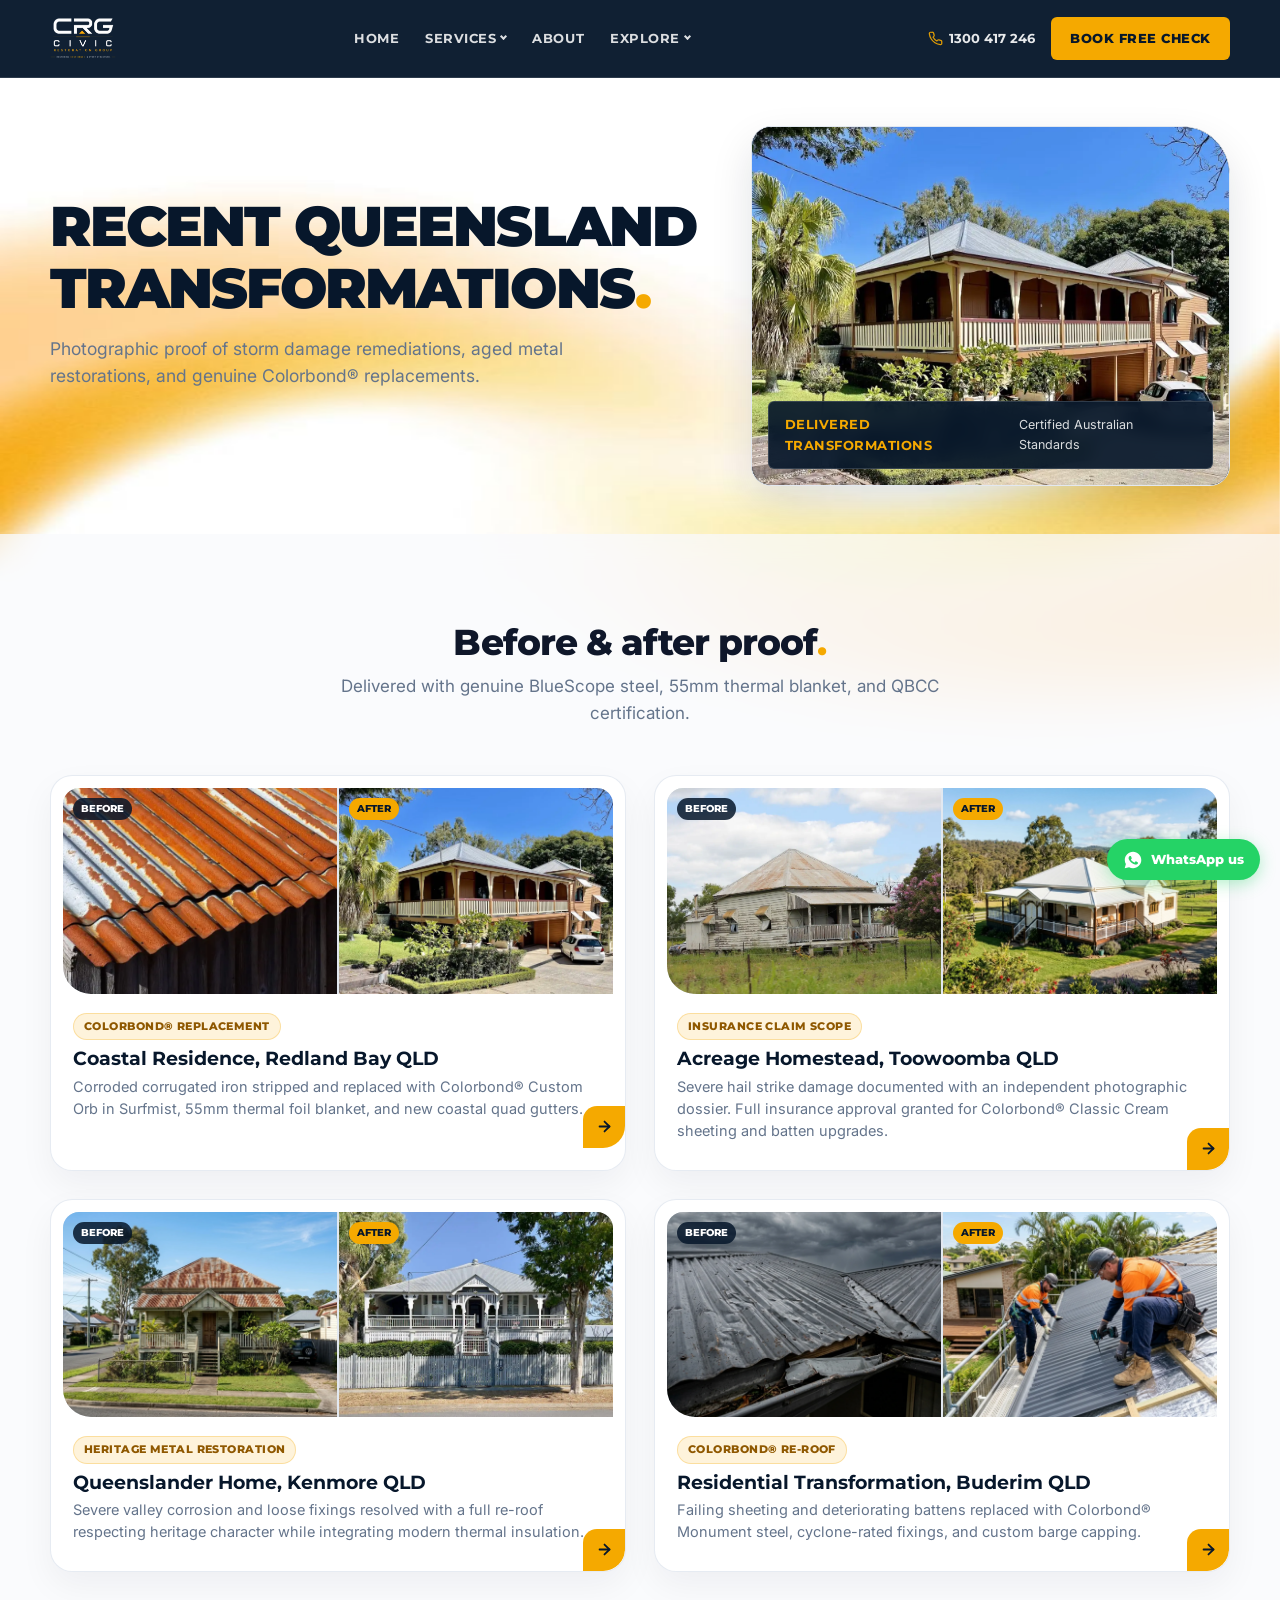
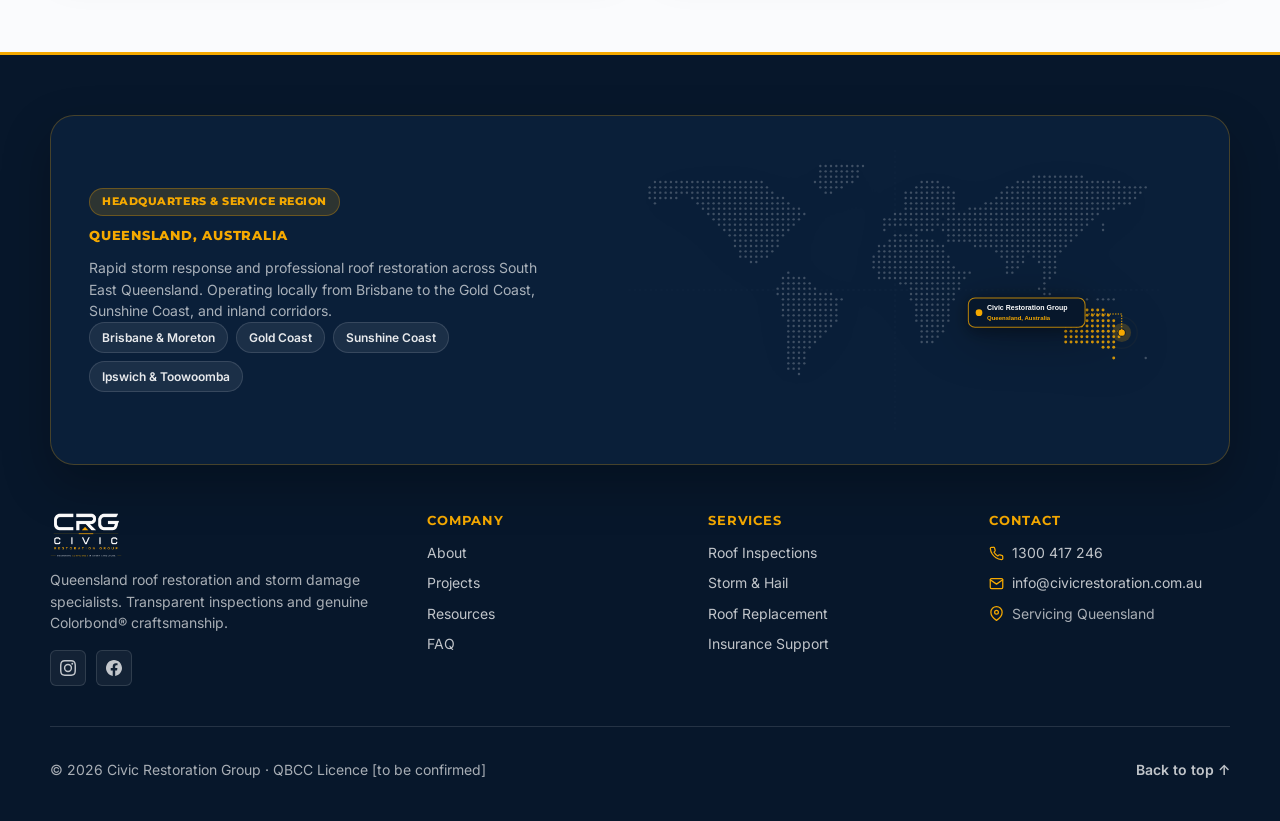
<file: projects.html>
<!DOCTYPE html>
<html lang="en">
<head>
  <meta charset="utf-8">
  <meta name="viewport" content="width=device-width, initial-scale=1">
  <title>Recent Roof Restoration Projects | Civic Restoration Group</title>
  <meta name="description" content="View before and after photographs of recent roof replacements, hail damage restorations, and Colorbond® upgrades across Queensland. Call 1300 417 246.">
  <link rel="canonical" href="https://civicrestoration.com.au/projects.html">
  <meta property="og:type" content="website">
  <meta property="og:site_name" content="Civic Restoration Group">
  <meta property="og:title" content="Recent Roof Restoration Projects | Civic Restoration Group">
  <meta property="og:description" content="View before and after photographs of recent roof replacements, hail damage restorations, and Colorbond® upgrades across Queensland. Call 1300 417 246.">
  <meta property="og:url" content="https://civicrestoration.com.au/projects.html">
  <meta property="og:image" content="https://civicrestoration.com.au/assets/images/og-image.jpg">
  <meta name="twitter:card" content="summary_large_image">
  <link rel="preconnect" href="https://fonts.googleapis.com">
  <link rel="preconnect" href="https://fonts.gstatic.com" crossorigin>
  <link rel="stylesheet" href="https://fonts.googleapis.com/css2?family=Inter:wght@400;500;600;700&family=Montserrat:wght@700;800;900&display=swap" media="print" onload="this.media='all'">
  <noscript><link rel="stylesheet" href="https://fonts.googleapis.com/css2?family=Inter:wght@400;500;600;700&family=Montserrat:wght@700;800;900&display=swap"></noscript>
  <link rel="preload" as="image" href="assets/images/coastal-roof.webp" fetchpriority="high">
  <link rel="stylesheet" href="css/style.css?v=33">
</head>
<body id="top">
  <!-- Top Navigation Header -->
  <header class="topbar">
    <div class="nav-wrap">
      <a class="brand" href="index.html" aria-label="Civic Restoration Group Homepage">
        <img src="assets/logos/crg-logo-transparent.png" alt="Civic Restoration Group logo">
      </a>
      <button class="menu-toggle" aria-label="Open menu" aria-expanded="false">
        <span></span><span></span><span></span>
      </button>
      <nav class="nav">
        <a href="index.html">Home</a>
        <div class="nav-dropdown">
          <button class="nav-dropdown-toggle" type="button" aria-expanded="false" aria-haspopup="true">Services</button>
          <div class="nav-dropdown-menu">
            <a href="roof-inspections.html">Roof Inspections</a>
            <a href="storm-damage.html">Storm &amp; Hail</a>
            <a href="roof-replacement.html">Roof Replacement</a>
            <a href="insurance-support.html">Insurance Support</a>
          </div>
        </div>
        <a href="about.html">About</a>
        <div class="nav-dropdown">
          <button class="nav-dropdown-toggle active" type="button" aria-expanded="false" aria-haspopup="true">Explore</button>
          <div class="nav-dropdown-menu">
            <a href="projects.html" class="active">Projects</a>
            <a href="resources.html">Resources</a>
            <a href="faq.html">FAQ</a>
          </div>
        </div>
        <a class="mobile-only" href="tel:1300417246">Call 1300 417 246</a>
        <a class="mobile-only" href="contact.html" data-inspection-dialog>Book Free Inspection</a>
      </nav>
      <div class="header-actions">
        <a class="header-phone" href="tel:1300417246" aria-label="Call Civic Restoration Group">
          <svg viewBox="0 0 24 24" fill="none" stroke="currentColor" stroke-width="2" stroke-linecap="round" stroke-linejoin="round" aria-hidden="true"><path d="M22 16.92v3a2 2 0 0 1-2.18 2 19.79 19.79 0 0 1-8.63-3.07 19.5 19.5 0 0 1-6-6 19.79 19.79 0 0 1-3.07-8.67A2 2 0 0 1 4.11 2h3a2 2 0 0 1 2 1.72 12.84 12.84 0 0 0 .7 2.81 2 2 0 0 1-.45 2.11L8.09 9.91a16 16 0 0 0 6 6l1.27-1.27a2 2 0 0 1 2.11-.45 12.84 12.84 0 0 0 2.81.7A2 2 0 0 1 22 16.92z"></path></svg>
          <span>1300 417 246</span>
        </a>
        <a class="btn btn-amber header-cta" href="contact.html" data-inspection-dialog>Book Free Check</a>
      </div>
    </div>
  </header>

  <main>
    <!-- Cohesive Subpage Hero -->
    <section class="hero subhero">
      <div class="container hero-inner">
        <div class="hero-copy">
          <h1>Recent Queensland Transformations<span class="dot">.</span></h1>
          <p class="lead">Photographic proof of storm damage remediations, aged metal restorations, and genuine Colorbond® replacements.</p>
        </div>

        <div class="hero-card">
          <img src="assets/images/coastal-roof.webp" alt="Completed Queensland Colorbond roof restoration" fetchpriority="high">
          <div class="hero-card-badge">
            <b>Delivered Transformations</b>
            <span>Certified Australian Standards</span>
          </div>
        </div>
      </div>
    </section>

    <section class="section section-soft">
      <div class="container">
        <div class="section-head" style="text-align:center; margin:0 auto 48px;">
          <h2>Before &amp; after proof<span class="dot">.</span></h2>
          <p>Delivered with genuine BlueScope steel, 55mm thermal blanket, and QBCC certification.</p>
        </div>

        <div class="ba-grid">
          <!-- Project 1 -->
          <article class="ba-card">
            <div class="ba-images">
              <figure>
                <img src="assets/images/before-1.webp" alt="Redland Bay roof before replacement showing heavy corrosion" loading="lazy">
                <figcaption>Before</figcaption>
              </figure>
              <figure>
                <img src="assets/images/coastal-roof.webp" alt="Redland Bay roof after Colorbond replacement" loading="lazy">
                <figcaption>After</figcaption>
              </figure>
            </div>
            <div class="ba-body">
              <span class="tag">Colorbond® Replacement</span>
              <h3>Coastal Residence, Redland Bay QLD</h3>
              <p>Corroded corrugated iron stripped and replaced with Colorbond® Custom Orb in Surfmist, 55mm thermal foil blanket, and new coastal quad gutters.</p>
              <div class="card-corner-btn" aria-hidden="true">
                <svg viewBox="0 0 24 24" fill="none" stroke="currentColor" stroke-width="2.5" stroke-linecap="round" stroke-linejoin="round"><line x1="5" y1="12" x2="19" y2="12"></line><polyline points="12 5 19 12 12 19"></polyline></svg>
              </div>
            </div>
          </article>

          <!-- Project 2 -->
          <article class="ba-card">
            <div class="ba-images">
              <figure>
                <img src="assets/images/hero-rural-roof.webp" alt="Acreage roof before restoration with hail dents" loading="lazy">
                <figcaption>Before</figcaption>
              </figure>
              <figure>
                <img src="assets/images/rural-homestead.webp" alt="Acreage roof after Colorbond restoration" loading="lazy">
                <figcaption>After</figcaption>
              </figure>
            </div>
            <div class="ba-body">
              <span class="tag">Insurance Claim Scope</span>
              <h3>Acreage Homestead, Toowoomba QLD</h3>
              <p>Severe hail strike damage documented with an independent photographic dossier. Full insurance approval granted for Colorbond® Classic Cream sheeting and batten upgrades.</p>
              <div class="card-corner-btn" aria-hidden="true">
                <svg viewBox="0 0 24 24" fill="none" stroke="currentColor" stroke-width="2.5" stroke-linecap="round" stroke-linejoin="round"><line x1="5" y1="12" x2="19" y2="12"></line><polyline points="12 5 19 12 12 19"></polyline></svg>
              </div>
            </div>
          </article>

          <!-- Project 3 -->
          <article class="ba-card">
            <div class="ba-images">
              <figure>
                <img src="assets/images/before-3.webp" alt="Kenmore residential roof before works" loading="lazy">
                <figcaption>Before</figcaption>
              </figure>
              <figure>
                <img src="assets/images/about-home.webp" alt="Kenmore heritage home after restoration" loading="lazy">
                <figcaption>After</figcaption>
              </figure>
            </div>
            <div class="ba-body">
              <span class="tag">Heritage Metal Restoration</span>
              <h3>Queenslander Home, Kenmore QLD</h3>
              <p>Severe valley corrosion and loose fixings resolved with a full re-roof respecting heritage character while integrating modern thermal insulation.</p>
              <div class="card-corner-btn" aria-hidden="true">
                <svg viewBox="0 0 24 24" fill="none" stroke="currentColor" stroke-width="2.5" stroke-linecap="round" stroke-linejoin="round"><line x1="5" y1="12" x2="19" y2="12"></line><polyline points="12 5 19 12 12 19"></polyline></svg>
              </div>
            </div>
          </article>

          <!-- Project 4 -->
          <article class="ba-card">
            <div class="ba-images">
              <figure>
                <img src="assets/images/before-2.webp" alt="Buderim roof with displaced flashings and storm damage" loading="lazy">
                <figcaption>Before</figcaption>
              </figure>
              <figure>
                <img src="assets/images/roof-reno.webp" alt="Buderim residential re-roof after completion" loading="lazy">
                <figcaption>After</figcaption>
              </figure>
            </div>
            <div class="ba-body">
              <span class="tag">Colorbond® Re-Roof</span>
              <h3>Residential Transformation, Buderim QLD</h3>
              <p>Failing sheeting and deteriorating battens replaced with Colorbond® Monument steel, cyclone-rated fixings, and custom barge capping.</p>
              <div class="card-corner-btn" aria-hidden="true">
                <svg viewBox="0 0 24 24" fill="none" stroke="currentColor" stroke-width="2.5" stroke-linecap="round" stroke-linejoin="round"><line x1="5" y1="12" x2="19" y2="12"></line><polyline points="12 5 19 12 12 19"></polyline></svg>
              </div>
            </div>
          </article>
        </div>
      </div>
    </section>
  </main>

  <!-- Clean Footer -->
  <footer class="footer">
    <div class="container footer-map-strip">
      <div class="footer-map-card">
        <div class="footer-map-info">
          <span class="footer-map-badge">Headquarters &amp; Service Region</span>
          <h3>Queensland, Australia</h3>
          <p>Rapid storm response and professional roof restoration across South East Queensland. Operating locally from Brisbane to the Gold Coast, Sunshine Coast, and inland corridors.</p>
          <div class="footer-region-tags">
            <span>Brisbane &amp; Moreton</span>
            <span>Gold Coast</span>
            <span>Sunshine Coast</span>
            <span>Ipswich &amp; Toowoomba</span>
          </div>
        </div>
        <div class="footer-map-visual">
          <img src="assets/images/world-map-dots.svg" alt="Civic Restoration Group Queensland location map" loading="lazy" width="800" height="420">
        </div>
      </div>
    </div>

    <div class="container footer-grid">
      <div class="footer-brand">
        <img class="footer-logo" src="assets/logos/crg-logo-transparent.png" alt="CRG logo" loading="lazy">
        <p>Queensland roof restoration and storm damage specialists. Transparent inspections and genuine Colorbond® craftsmanship.</p>
        <div class="footer-social">
          <a href="#" data-social="instagram" target="_blank" rel="noopener" aria-label="CRG on Instagram"><svg viewBox="0 0 24 24" aria-hidden="true"><path fill="currentColor" d="M12 2.2c3.2 0 3.6 0 4.8.1 3.3.1 4.8 1.7 4.9 4.9.1 1.3.1 1.6.1 4.8s0 3.6-.1 4.8c-.1 3.2-1.7 4.8-4.9 4.9-1.3.1-1.6.1-4.8.1s-3.6 0-4.8-.1c-3.3-.1-4.8-1.7-4.9-4.9C2.2 15.6 2.2 15.2 2.2 12s0-3.6.1-4.8C2.4 3.9 3.9 2.4 7.2 2.3 8.4 2.2 8.8 2.2 12 2.2zM12 0C8.7 0 8.3 0 7.1.1 2.7.3.3 2.7.1 7.1 0 8.3 0 8.7 0 12s0 3.7.1 4.9c.2 4.4 2.6 6.8 7 7 1.2.1 1.6.1 4.9.1s3.7 0 4.9-.1c4.4-.2 6.8-2.6 7-7 .1-1.2.1-1.6.1-4.9s0-3.7-.1-4.9c-.2-4.4-2.6-6.8-7-7C15.7 0 15.3 0 12 0zm0 5.8a6.2 6.2 0 1 0 0 12.4 6.2 6.2 0 0 0 0-12.4zM12 16a4 4 0 1 1 0-8 4 4 0 0 1 0 8zm6.4-11.8a1.4 1.4 0 1 0 0 2.9 1.4 1.4 0 0 0 0-2.9z"/></svg></a>
          <a href="#" data-social="facebook" target="_blank" rel="noopener" aria-label="CRG on Facebook"><svg viewBox="0 0 24 24" aria-hidden="true"><path fill="currentColor" d="M24 12.1C24 5.4 18.6 0 12 0S0 5.4 0 12.1C0 18.1 4.4 23.1 10.1 24v-8.4H7.1v-3.5h3V9.4c0-3 1.8-4.7 4.5-4.7 1.3 0 2.7.2 2.7.2v3h-1.5c-1.5 0-2 .9-2 1.9v2.3h3.3l-.5 3.5h-2.8V24C19.6 23.1 24 18.1 24 12.1z"/></svg></a>
        </div>
      </div>

      <div>
        <h3>Company</h3>
        <a href="about.html">About</a>
        <a href="projects.html">Projects</a>
        <a href="resources.html">Resources</a>
        <a href="faq.html">FAQ</a>
      </div>

      <div>
        <h3>Services</h3>
        <a href="roof-inspections.html">Roof Inspections</a>
        <a href="storm-damage.html">Storm &amp; Hail</a>
        <a href="roof-replacement.html">Roof Replacement</a>
        <a href="insurance-support.html">Insurance Support</a>
      </div>

      <div class="footer-contact">
        <h3>Contact</h3>
        <a href="tel:1300417246">
          <svg viewBox="0 0 24 24" fill="none" stroke="currentColor" stroke-width="2" stroke-linecap="round" stroke-linejoin="round" aria-hidden="true"><path d="M22 16.92v3a2 2 0 0 1-2.18 2 19.79 19.79 0 0 1-8.63-3.07 19.5 19.5 0 0 1-6-6 19.79 19.79 0 0 1-3.07-8.67A2 2 0 0 1 4.11 2h3a2 2 0 0 1 2 1.72 12.84 12.84 0 0 0 .7 2.81 2 2 0 0 1-.45 2.11L8.09 9.91a16 16 0 0 0 6 6l1.27-1.27a2 2 0 0 1 2.11-.45 12.84 12.84 0 0 0 2.81.7A2 2 0 0 1 22 16.92z"></path></svg>
          1300 417 246
        </a>
        <a href="mailto:info@civicrestoration.com.au">
          <svg viewBox="0 0 24 24" fill="none" stroke="currentColor" stroke-width="2" stroke-linecap="round" stroke-linejoin="round" aria-hidden="true"><path d="M4 4h16c1.1 0 2 .9 2 2v12c0 1.1-.9 2-2 2H4c-1.1 0-2-.9-2-2V6c0-1.1.9-2 2-2z"></path><polyline points="22,6 12,13 2,6"></polyline></svg>
          info@civicrestoration.com.au
        </a>
        <p>
          <svg viewBox="0 0 24 24" fill="none" stroke="currentColor" stroke-width="2" stroke-linecap="round" stroke-linejoin="round" aria-hidden="true"><path d="M21 10c0 7-9 13-9 13s-9-6-9-13a9 9 0 0 1 18 0z"></path><circle cx="12" cy="10" r="3"></circle></svg>
          Servicing Queensland
        </p>
      </div>
    </div>

    <div class="container footer-bottom">
      <p>© 2026 Civic Restoration Group · QBCC Licence [to be confirmed]</p>
      <a class="back-to-top" href="#top">Back to top ↑</a>
    </div>
  </footer>

  <script type="module" src="js/main.js?v=33"></script>
</body>
</html>
</file>
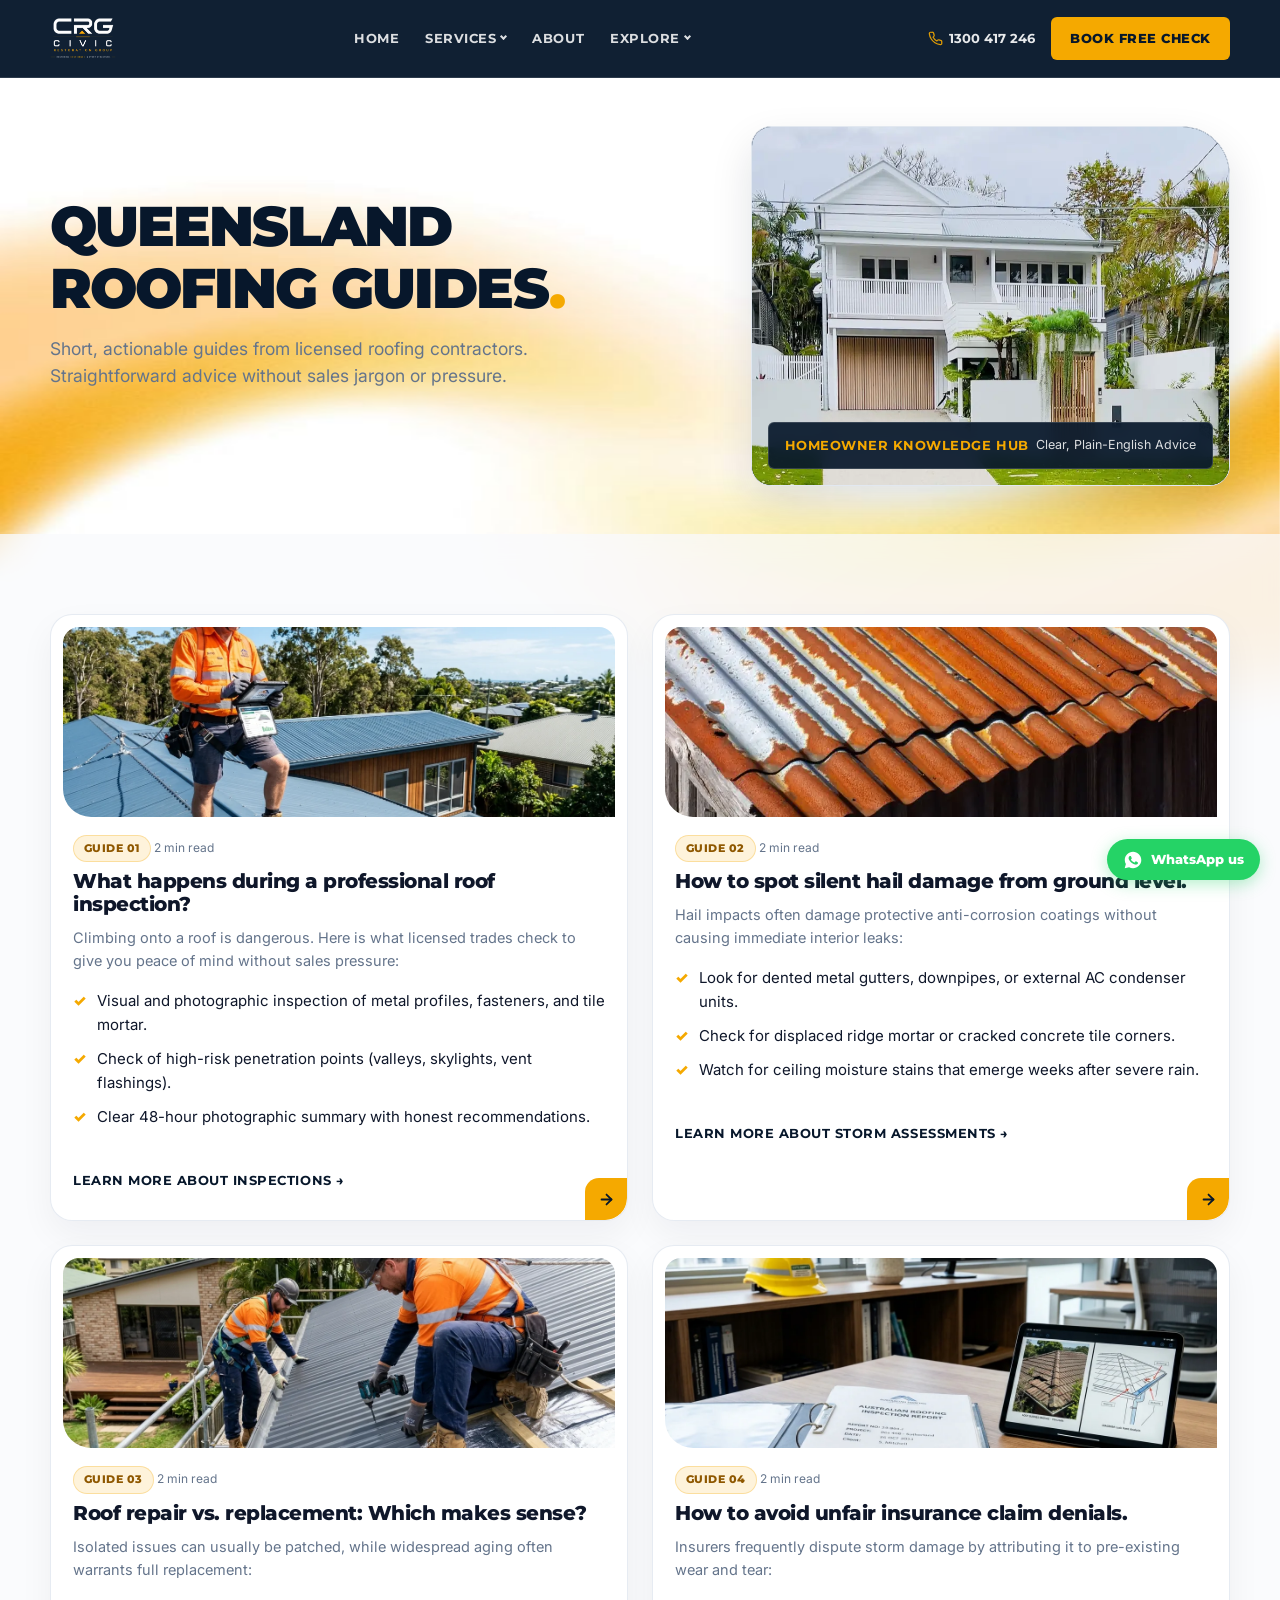
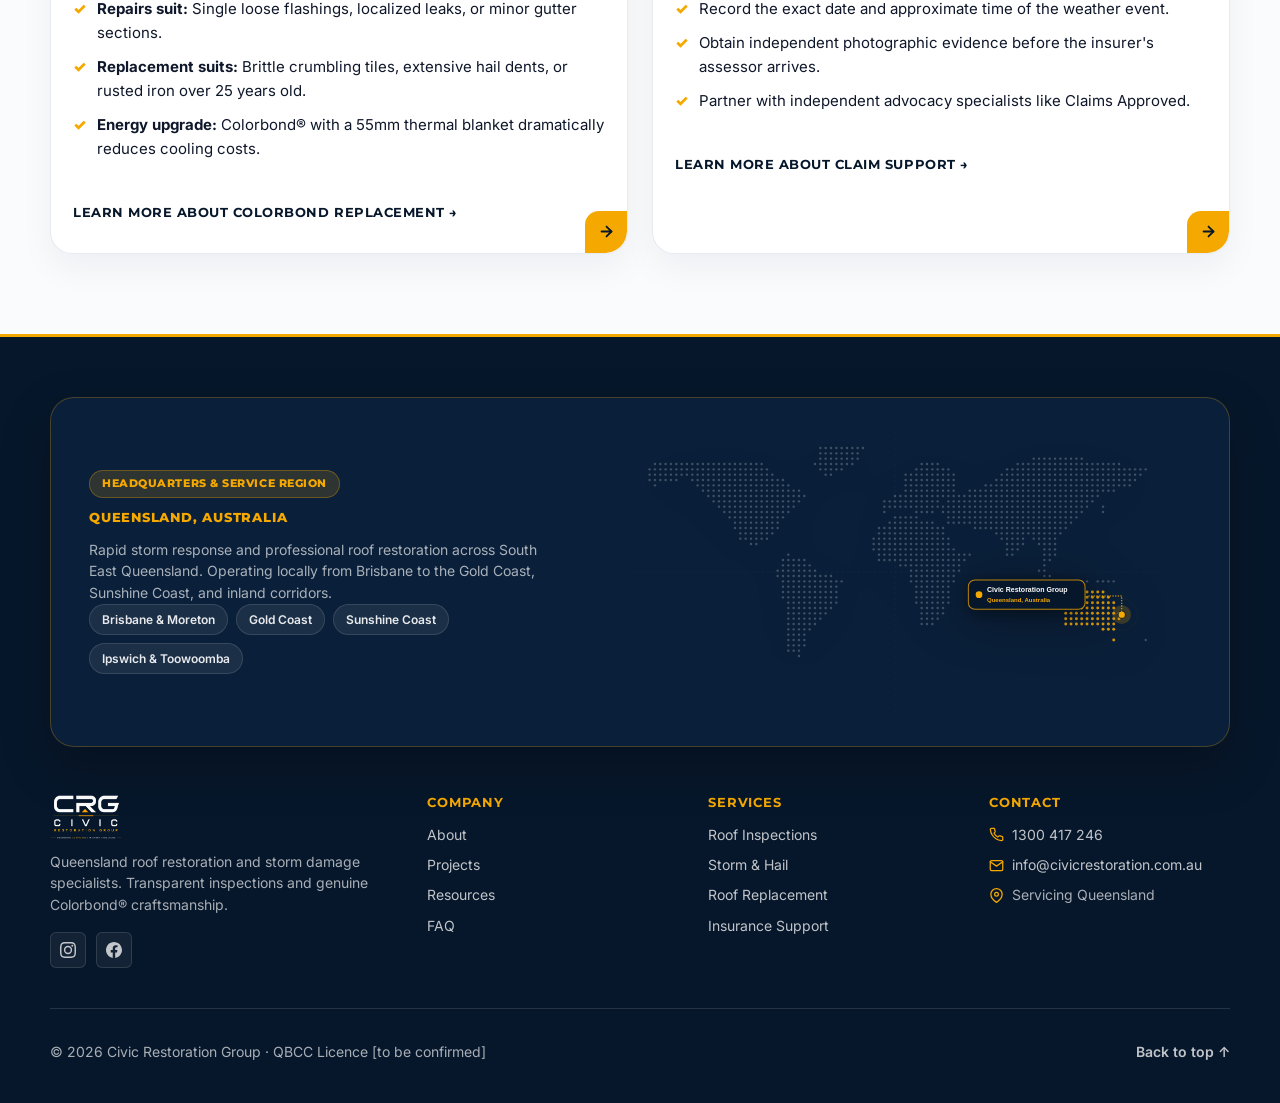
<file: resources.html>
<!DOCTYPE html>
<html lang="en">
<head>
  <meta charset="utf-8">
  <meta name="viewport" content="width=device-width, initial-scale=1">
  <title>Queensland Roofing Guides &amp; Resources | Civic Restoration Group</title>
  <meta name="description" content="Quick, actionable roofing guides for Queensland homeowners. Learn how to spot storm damage, decide between repair or replacement, and navigate insurance claims.">
  <link rel="canonical" href="https://civicrestoration.com.au/resources.html">
  <meta property="og:type" content="website">
  <meta property="og:site_name" content="Civic Restoration Group">
  <meta property="og:title" content="Queensland Roofing Guides &amp; Resources | Civic Restoration Group">
  <meta property="og:description" content="Quick, actionable roofing guides for Queensland homeowners. Learn how to spot storm damage, decide between repair or replacement, and navigate insurance claims.">
  <meta property="og:url" content="https://civicrestoration.com.au/resources.html">
  <meta property="og:image" content="https://civicrestoration.com.au/assets/images/og-image.jpg">
  <meta name="twitter:card" content="summary_large_image">
  <link rel="preconnect" href="https://fonts.googleapis.com">
  <link rel="preconnect" href="https://fonts.gstatic.com" crossorigin>
  <link rel="stylesheet" href="https://fonts.googleapis.com/css2?family=Inter:wght@400;500;600;700&family=Montserrat:wght@700;800;900&display=swap" media="print" onload="this.media='all'">
  <noscript><link rel="stylesheet" href="https://fonts.googleapis.com/css2?family=Inter:wght@400;500;600;700&family=Montserrat:wght@700;800;900&display=swap"></noscript>
  <link rel="preload" as="image" href="assets/images/svc-inspections.webp" fetchpriority="high">
  <link rel="stylesheet" href="css/style.css?v=33">
</head>
<body id="top">
  <!-- Top Navigation Header -->
  <header class="topbar">
    <div class="nav-wrap">
      <a class="brand" href="index.html" aria-label="Civic Restoration Group Homepage">
        <img src="assets/logos/crg-logo-transparent.png" alt="Civic Restoration Group logo">
      </a>
      <button class="menu-toggle" aria-label="Open menu" aria-expanded="false">
        <span></span><span></span><span></span>
      </button>
      <nav class="nav">
        <a href="index.html">Home</a>
        <div class="nav-dropdown">
          <button class="nav-dropdown-toggle" type="button" aria-expanded="false" aria-haspopup="true">Services</button>
          <div class="nav-dropdown-menu">
            <a href="roof-inspections.html">Roof Inspections</a>
            <a href="storm-damage.html">Storm &amp; Hail</a>
            <a href="roof-replacement.html">Roof Replacement</a>
            <a href="insurance-support.html">Insurance Support</a>
          </div>
        </div>
        <a href="about.html">About</a>
        <div class="nav-dropdown">
          <button class="nav-dropdown-toggle active" type="button" aria-expanded="false" aria-haspopup="true">Explore</button>
          <div class="nav-dropdown-menu">
            <a href="projects.html">Projects</a>
            <a href="resources.html" class="active">Resources</a>
            <a href="faq.html">FAQ</a>
          </div>
        </div>
        <a class="mobile-only" href="tel:1300417246">Call 1300 417 246</a>
        <a class="mobile-only" href="contact.html" data-inspection-dialog>Book Free Inspection</a>
      </nav>
      <div class="header-actions">
        <a class="header-phone" href="tel:1300417246" aria-label="Call Civic Restoration Group">
          <svg viewBox="0 0 24 24" fill="none" stroke="currentColor" stroke-width="2" stroke-linecap="round" stroke-linejoin="round" aria-hidden="true"><path d="M22 16.92v3a2 2 0 0 1-2.18 2 19.79 19.79 0 0 1-8.63-3.07 19.5 19.5 0 0 1-6-6 19.79 19.79 0 0 1-3.07-8.67A2 2 0 0 1 4.11 2h3a2 2 0 0 1 2 1.72 12.84 12.84 0 0 0 .7 2.81 2 2 0 0 1-.45 2.11L8.09 9.91a16 16 0 0 0 6 6l1.27-1.27a2 2 0 0 1 2.11-.45 12.84 12.84 0 0 0 2.81.7A2 2 0 0 1 22 16.92z"></path></svg>
          <span>1300 417 246</span>
        </a>
        <a class="btn btn-amber header-cta" href="contact.html" data-inspection-dialog>Book Free Check</a>
      </div>
    </div>
  </header>

  <main>
    <!-- Cohesive Subpage Hero -->
    <section class="hero subhero">
      <div class="container hero-inner">
        <div class="hero-copy">
          <h1>Queensland Roofing Guides<span class="dot">.</span></h1>
          <p class="lead">Short, actionable guides from licensed roofing contractors. Straightforward advice without sales jargon or pressure.</p>
        </div>

        <div class="hero-card">
          <img src="assets/images/rural-roof.webp" alt="Educational guide to Queensland roofing and maintenance" fetchpriority="high">
          <div class="hero-card-badge">
            <b>Homeowner Knowledge Hub</b>
            <span>Clear, Plain-English Advice</span>
          </div>
        </div>
      </div>
    </section>

    <section class="section section-soft">
      <div class="container">
        <div class="guide-list">
          <!-- Guide 1 -->
          <article class="guide" id="inspection-guide">
            <div class="guide-img">
              <img src="assets/images/svc-inspections.webp" alt="Roofing specialist inspecting flashings" loading="lazy">
            </div>
            <div class="guide-body">
              <div class="guide-meta">
                <span class="tag">Guide 01</span>
                <span>2 min read</span>
              </div>
              <h2>What happens during a professional roof inspection?</h2>
              <p>Climbing onto a roof is dangerous. Here is what licensed trades check to give you peace of mind without sales pressure:</p>
              <ul class="benefits">
                <li>Visual and photographic inspection of metal profiles, fasteners, and tile mortar.</li>
                <li>Check of high-risk penetration points (valleys, skylights, vent flashings).</li>
                <li>Clear 48-hour photographic summary with honest recommendations.</li>
              </ul>
              <div class="guide-actions">
                <a class="learn" href="roof-inspections.html">Learn more about inspections →</a>
              </div>
              <div class="card-corner-btn" aria-hidden="true">
                <svg viewBox="0 0 24 24" fill="none" stroke="currentColor" stroke-width="2.5" stroke-linecap="round" stroke-linejoin="round"><line x1="5" y1="12" x2="19" y2="12"></line><polyline points="12 5 19 12 12 19"></polyline></svg>
              </div>
            </div>
          </article>

          <!-- Guide 2 -->
          <article class="guide" id="storm-guide">
            <div class="guide-img">
              <img src="assets/images/before-1.webp" alt="Weathered and storm-damaged roof sheets" loading="lazy">
            </div>
            <div class="guide-body">
              <div class="guide-meta">
                <span class="tag">Guide 02</span>
                <span>2 min read</span>
              </div>
              <h2>How to spot silent hail damage from ground level.</h2>
              <p>Hail impacts often damage protective anti-corrosion coatings without causing immediate interior leaks:</p>
              <ul class="benefits">
                <li>Look for dented metal gutters, downpipes, or external AC condenser units.</li>
                <li>Check for displaced ridge mortar or cracked concrete tile corners.</li>
                <li>Watch for ceiling moisture stains that emerge weeks after severe rain.</li>
              </ul>
              <div class="guide-actions">
                <a class="learn" href="storm-damage.html">Learn more about storm assessments →</a>
              </div>
              <div class="card-corner-btn" aria-hidden="true">
                <svg viewBox="0 0 24 24" fill="none" stroke="currentColor" stroke-width="2.5" stroke-linecap="round" stroke-linejoin="round"><line x1="5" y1="12" x2="19" y2="12"></line><polyline points="12 5 19 12 12 19"></polyline></svg>
              </div>
            </div>
          </article>

          <!-- Guide 3 -->
          <article class="guide" id="repair-guide">
            <div class="guide-img">
              <img src="assets/images/roof-reno.webp" alt="New Colorbond metal roof installation" loading="lazy">
            </div>
            <div class="guide-body">
              <div class="guide-meta">
                <span class="tag">Guide 03</span>
                <span>2 min read</span>
              </div>
              <h2>Roof repair vs. replacement: Which makes sense?</h2>
              <p>Isolated issues can usually be patched, while widespread aging often warrants full replacement:</p>
              <ul class="benefits">
                <li><strong>Repairs suit:</strong> Single loose flashings, localized leaks, or minor gutter sections.</li>
                <li><strong>Replacement suits:</strong> Brittle crumbling tiles, extensive hail dents, or rusted iron over 25 years old.</li>
                <li><strong>Energy upgrade:</strong> Colorbond® with a 55mm thermal blanket dramatically reduces cooling costs.</li>
              </ul>
              <div class="guide-actions">
                <a class="learn" href="roof-replacement.html">Learn more about Colorbond replacement →</a>
              </div>
              <div class="card-corner-btn" aria-hidden="true">
                <svg viewBox="0 0 24 24" fill="none" stroke="currentColor" stroke-width="2.5" stroke-linecap="round" stroke-linejoin="round"><line x1="5" y1="12" x2="19" y2="12"></line><polyline points="12 5 19 12 12 19"></polyline></svg>
              </div>
            </div>
          </article>

          <!-- Guide 4 -->
          <article class="guide" id="claims-guide">
            <div class="guide-img">
              <img src="assets/images/paperwork.webp" alt="Roof insurance claims paperwork and reports" loading="lazy">
            </div>
            <div class="guide-body">
              <div class="guide-meta">
                <span class="tag">Guide 04</span>
                <span>2 min read</span>
              </div>
              <h2>How to avoid unfair insurance claim denials.</h2>
              <p>Insurers frequently dispute storm damage by attributing it to pre-existing wear and tear:</p>
              <ul class="benefits">
                <li>Record the exact date and approximate time of the weather event.</li>
                <li>Obtain independent photographic evidence before the insurer's assessor arrives.</li>
                <li>Partner with independent advocacy specialists like Claims Approved.</li>
              </ul>
              <div class="guide-actions">
                <a class="learn" href="insurance-support.html">Learn more about claim support →</a>
              </div>
              <div class="card-corner-btn" aria-hidden="true">
                <svg viewBox="0 0 24 24" fill="none" stroke="currentColor" stroke-width="2.5" stroke-linecap="round" stroke-linejoin="round"><line x1="5" y1="12" x2="19" y2="12"></line><polyline points="12 5 19 12 12 19"></polyline></svg>
              </div>
            </div>
          </article>
        </div>
      </div>
    </section>
  </main>

  <!-- Clean Footer -->
  <footer class="footer">
    <div class="container footer-map-strip">
      <div class="footer-map-card">
        <div class="footer-map-info">
          <span class="footer-map-badge">Headquarters &amp; Service Region</span>
          <h3>Queensland, Australia</h3>
          <p>Rapid storm response and professional roof restoration across South East Queensland. Operating locally from Brisbane to the Gold Coast, Sunshine Coast, and inland corridors.</p>
          <div class="footer-region-tags">
            <span>Brisbane &amp; Moreton</span>
            <span>Gold Coast</span>
            <span>Sunshine Coast</span>
            <span>Ipswich &amp; Toowoomba</span>
          </div>
        </div>
        <div class="footer-map-visual">
          <img src="assets/images/world-map-dots.svg" alt="Civic Restoration Group Queensland location map" loading="lazy" width="800" height="420">
        </div>
      </div>
    </div>

    <div class="container footer-grid">
      <div class="footer-brand">
        <img class="footer-logo" src="assets/logos/crg-logo-transparent.png" alt="CRG logo" loading="lazy">
        <p>Queensland roof restoration and storm damage specialists. Transparent inspections and genuine Colorbond® craftsmanship.</p>
        <div class="footer-social">
          <a href="#" data-social="instagram" target="_blank" rel="noopener" aria-label="CRG on Instagram"><svg viewBox="0 0 24 24" aria-hidden="true"><path fill="currentColor" d="M12 2.2c3.2 0 3.6 0 4.8.1 3.3.1 4.8 1.7 4.9 4.9.1 1.3.1 1.6.1 4.8s0 3.6-.1 4.8c-.1 3.2-1.7 4.8-4.9 4.9-1.3.1-1.6.1-4.8.1s-3.6 0-4.8-.1c-3.3-.1-4.8-1.7-4.9-4.9C2.2 15.6 2.2 15.2 2.2 12s0-3.6.1-4.8C2.4 3.9 3.9 2.4 7.2 2.3 8.4 2.2 8.8 2.2 12 2.2zM12 0C8.7 0 8.3 0 7.1.1 2.7.3.3 2.7.1 7.1 0 8.3 0 8.7 0 12s0 3.7.1 4.9c.2 4.4 2.6 6.8 7 7 1.2.1 1.6.1 4.9.1s3.7 0 4.9-.1c4.4-.2 6.8-2.6 7-7 .1-1.2.1-1.6.1-4.9s0-3.7-.1-4.9c-.2-4.4-2.6-6.8-7-7C15.7 0 15.3 0 12 0zm0 5.8a6.2 6.2 0 1 0 0 12.4 6.2 6.2 0 0 0 0-12.4zM12 16a4 4 0 1 1 0-8 4 4 0 0 1 0 8zm6.4-11.8a1.4 1.4 0 1 0 0 2.9 1.4 1.4 0 0 0 0-2.9z"/></svg></a>
          <a href="#" data-social="facebook" target="_blank" rel="noopener" aria-label="CRG on Facebook"><svg viewBox="0 0 24 24" aria-hidden="true"><path fill="currentColor" d="M24 12.1C24 5.4 18.6 0 12 0S0 5.4 0 12.1C0 18.1 4.4 23.1 10.1 24v-8.4H7.1v-3.5h3V9.4c0-3 1.8-4.7 4.5-4.7 1.3 0 2.7.2 2.7.2v3h-1.5c-1.5 0-2 .9-2 1.9v2.3h3.3l-.5 3.5h-2.8V24C19.6 23.1 24 18.1 24 12.1z"/></svg></a>
        </div>
      </div>

      <div>
        <h3>Company</h3>
        <a href="about.html">About</a>
        <a href="projects.html">Projects</a>
        <a href="resources.html">Resources</a>
        <a href="faq.html">FAQ</a>
      </div>

      <div>
        <h3>Services</h3>
        <a href="roof-inspections.html">Roof Inspections</a>
        <a href="storm-damage.html">Storm &amp; Hail</a>
        <a href="roof-replacement.html">Roof Replacement</a>
        <a href="insurance-support.html">Insurance Support</a>
      </div>

      <div class="footer-contact">
        <h3>Contact</h3>
        <a href="tel:1300417246">
          <svg viewBox="0 0 24 24" fill="none" stroke="currentColor" stroke-width="2" stroke-linecap="round" stroke-linejoin="round" aria-hidden="true"><path d="M22 16.92v3a2 2 0 0 1-2.18 2 19.79 19.79 0 0 1-8.63-3.07 19.5 19.5 0 0 1-6-6 19.79 19.79 0 0 1-3.07-8.67A2 2 0 0 1 4.11 2h3a2 2 0 0 1 2 1.72 12.84 12.84 0 0 0 .7 2.81 2 2 0 0 1-.45 2.11L8.09 9.91a16 16 0 0 0 6 6l1.27-1.27a2 2 0 0 1 2.11-.45 12.84 12.84 0 0 0 2.81.7A2 2 0 0 1 22 16.92z"></path></svg>
          1300 417 246
        </a>
        <a href="mailto:info@civicrestoration.com.au">
          <svg viewBox="0 0 24 24" fill="none" stroke="currentColor" stroke-width="2" stroke-linecap="round" stroke-linejoin="round" aria-hidden="true"><path d="M4 4h16c1.1 0 2 .9 2 2v12c0 1.1-.9 2-2 2H4c-1.1 0-2-.9-2-2V6c0-1.1.9-2 2-2z"></path><polyline points="22,6 12,13 2,6"></polyline></svg>
          info@civicrestoration.com.au
        </a>
        <p>
          <svg viewBox="0 0 24 24" fill="none" stroke="currentColor" stroke-width="2" stroke-linecap="round" stroke-linejoin="round" aria-hidden="true"><path d="M21 10c0 7-9 13-9 13s-9-6-9-13a9 9 0 0 1 18 0z"></path><circle cx="12" cy="10" r="3"></circle></svg>
          Servicing Queensland
        </p>
      </div>
    </div>

    <div class="container footer-bottom">
      <p>© 2026 Civic Restoration Group · QBCC Licence [to be confirmed]</p>
      <a class="back-to-top" href="#top">Back to top ↑</a>
    </div>
  </footer>

  <script type="module" src="js/main.js?v=33"></script>
</body>
</html>
</file>
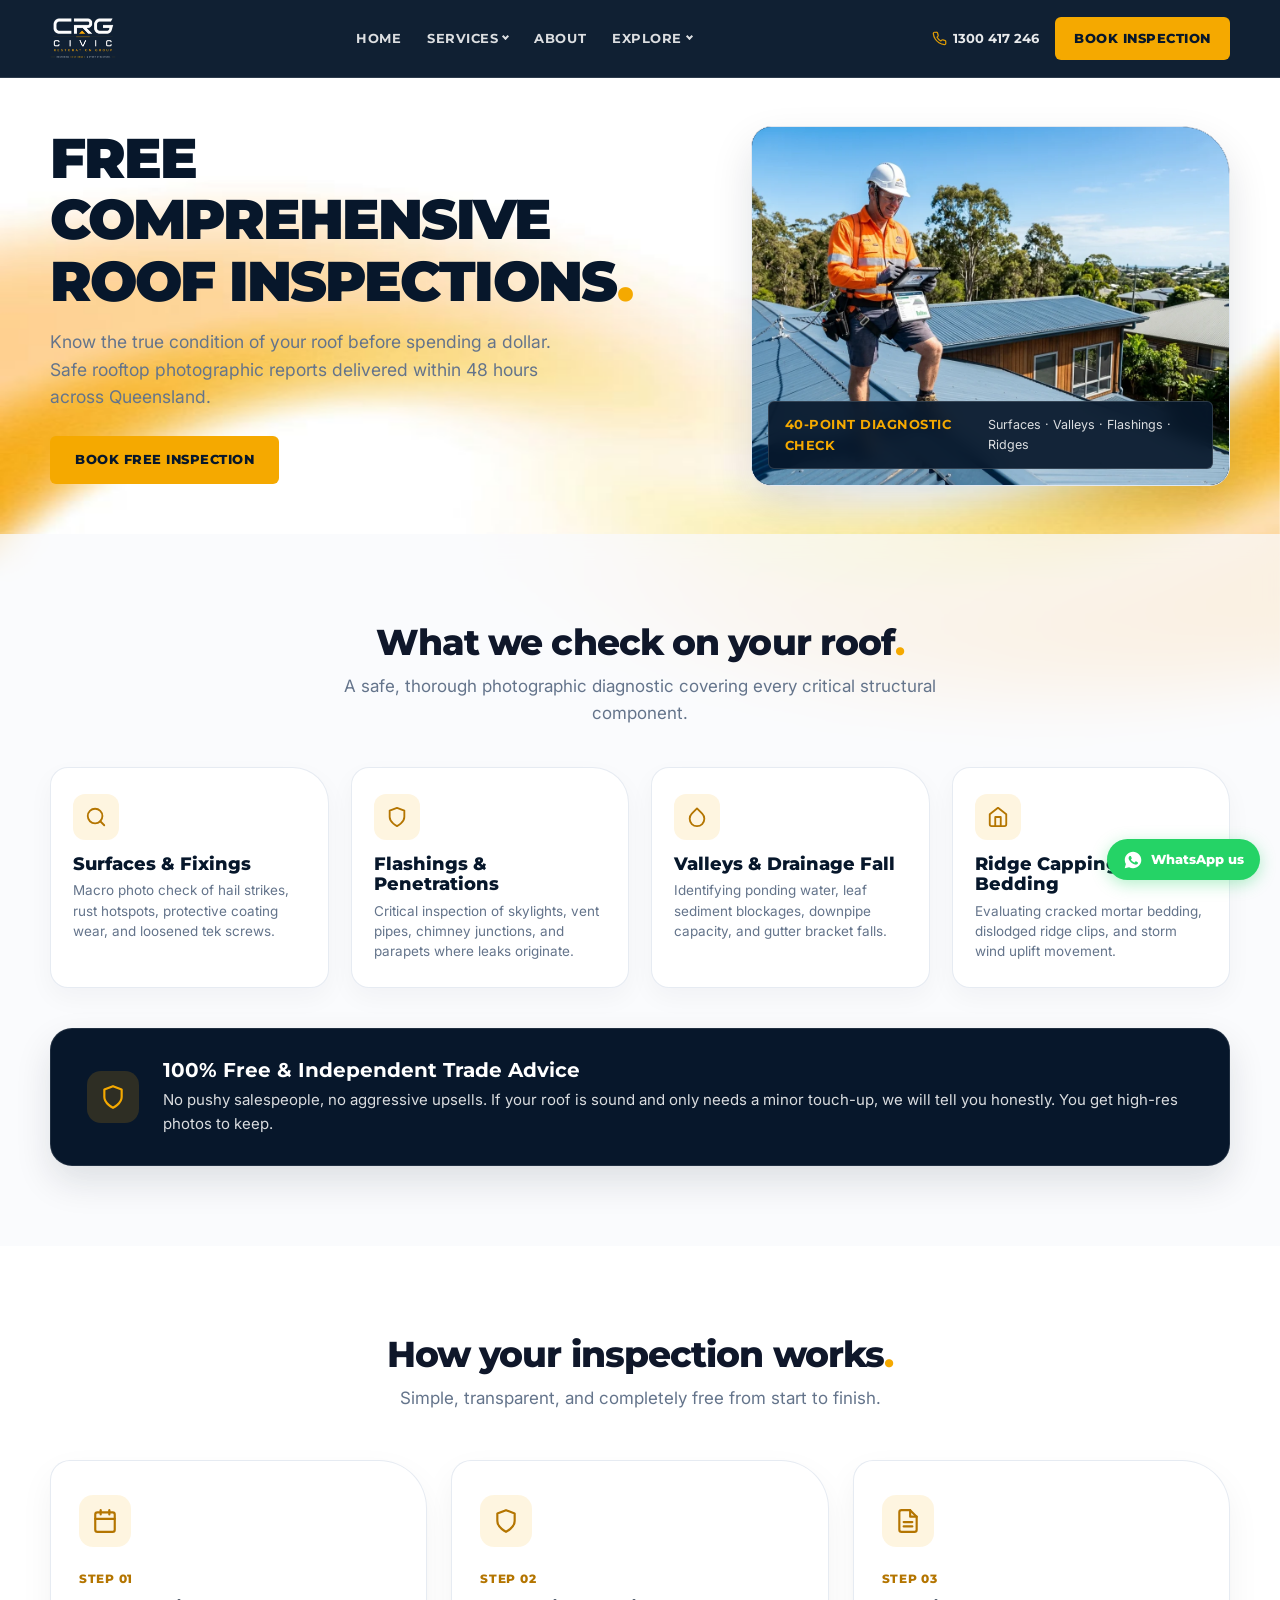
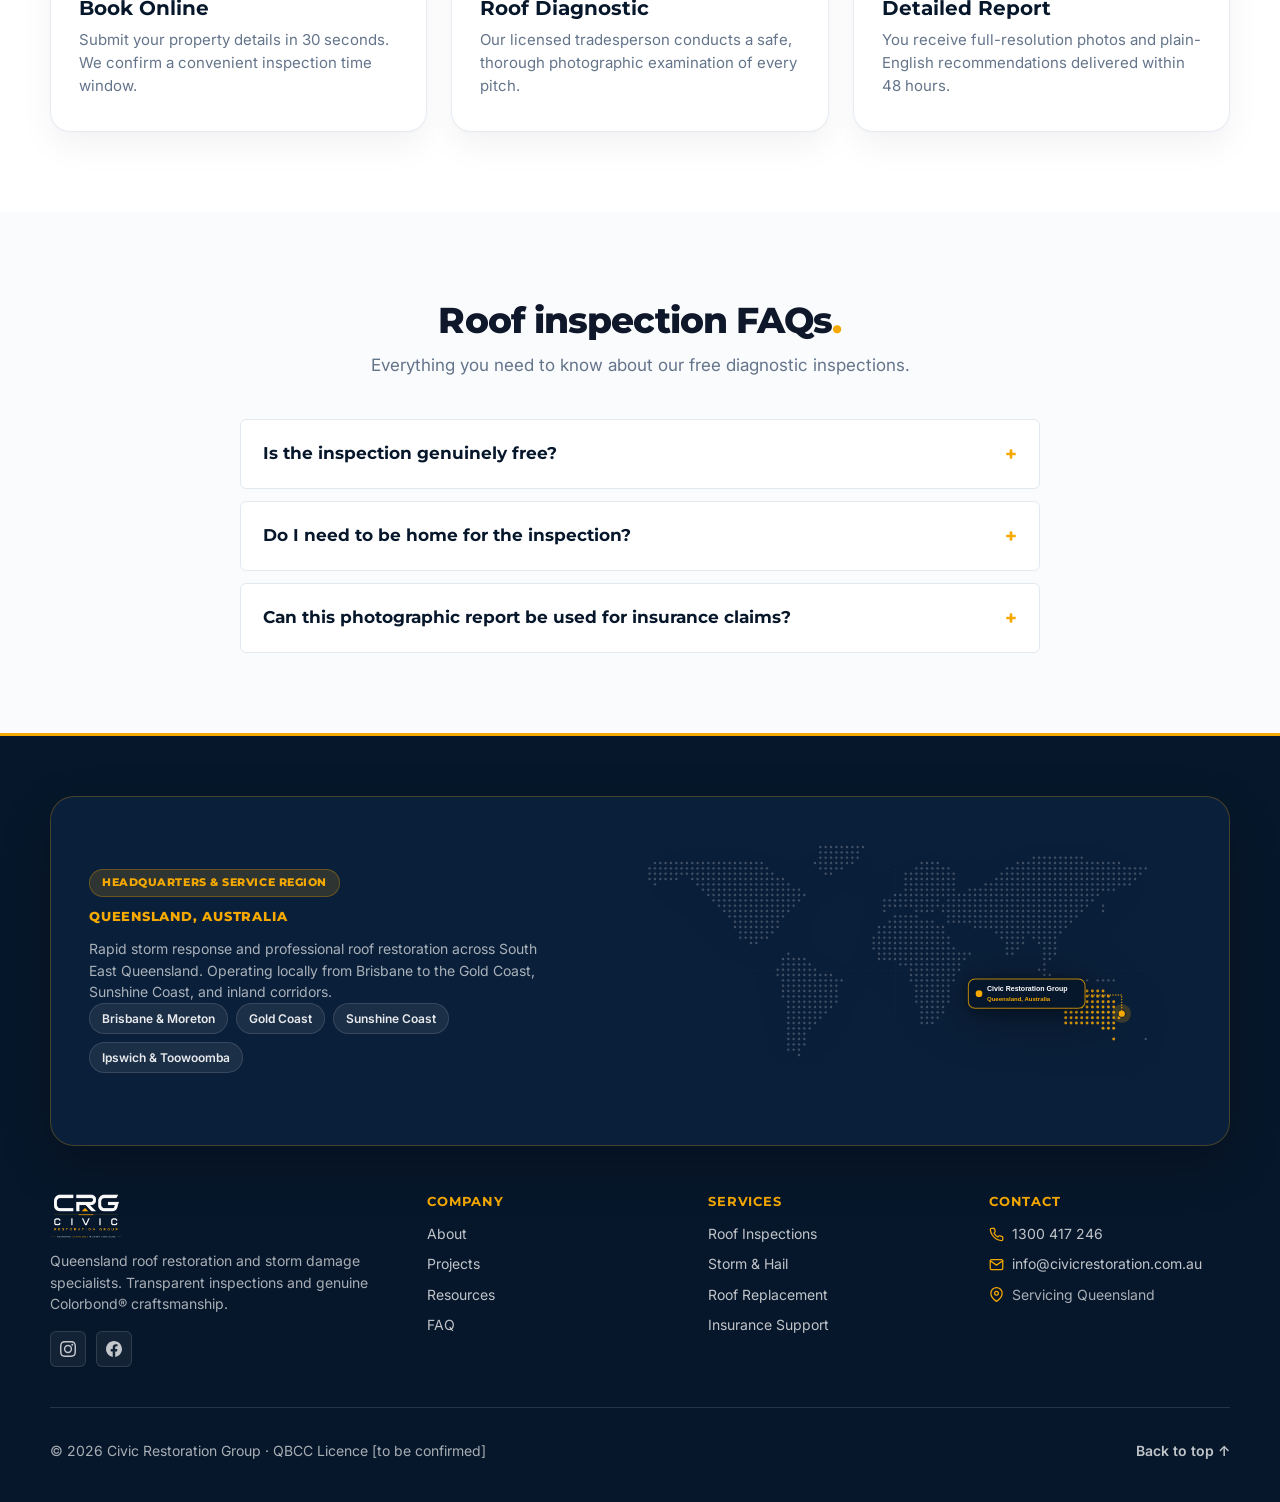
<file: roof-inspections.html>
<!DOCTYPE html>
<html lang="en">
<head>
  <meta charset="utf-8">
  <meta name="viewport" content="width=device-width, initial-scale=1">
  <title>Free Roof Inspections Queensland | Civic Restoration Group</title>
  <meta name="description" content="Free roof inspections and high-resolution photo reports for Queensland homes. Book online or call 1300 417 246.">
  <link rel="canonical" href="https://civicrestoration.com.au/roof-inspections.html">
  <meta property="og:type" content="website">
  <meta property="og:site_name" content="Civic Restoration Group">
  <meta property="og:title" content="Free Roof Inspections Queensland | Civic Restoration Group">
  <meta property="og:description" content="Free roof inspections and high-resolution photo reports for Queensland homes. Book online or call 1300 417 246.">
  <meta property="og:url" content="https://civicrestoration.com.au/roof-inspections.html">
  <meta property="og:image" content="https://civicrestoration.com.au/assets/images/og-image.jpg">
  <meta name="twitter:card" content="summary_large_image">
  <link rel="preconnect" href="https://fonts.googleapis.com">
  <link rel="preconnect" href="https://fonts.gstatic.com" crossorigin>
  <link rel="stylesheet" href="https://fonts.googleapis.com/css2?family=Inter:wght@400;500;600&family=Montserrat:wght@700;800;900&display=swap" media="print" onload="this.media='all'">
  <noscript><link rel="stylesheet" href="https://fonts.googleapis.com/css2?family=Inter:wght@400;500;600&family=Montserrat:wght@700;800;900&display=swap"></noscript>
  <link rel="preload" as="image" href="assets/images/svc-inspections.webp" fetchpriority="high">
  <link rel="stylesheet" href="css/style.css?v=33">
</head>
<body id="top">
  <!-- Header -->
  <header class="topbar">
    <div class="nav-wrap">
      <a class="brand" href="index.html" aria-label="Civic Restoration Group">
        <img src="assets/logos/crg-logo-transparent.png" alt="CRG logo">
      </a>
      <button class="menu-toggle" aria-label="Open menu" aria-expanded="false">
        <span></span><span></span><span></span>
      </button>
      <nav class="nav">
        <a href="index.html">Home</a>
        <div class="nav-dropdown">
          <button class="nav-dropdown-toggle active" type="button" aria-expanded="false" aria-haspopup="true">Services</button>
          <div class="nav-dropdown-menu">
            <a href="roof-inspections.html" class="active">Roof Inspections</a>
            <a href="storm-damage.html">Storm &amp; Hail</a>
            <a href="roof-replacement.html">Roof Replacement</a>
            <a href="insurance-support.html">Insurance Support</a>
          </div>
        </div>
        <a href="about.html">About</a>
        <div class="nav-dropdown">
          <button class="nav-dropdown-toggle" type="button" aria-expanded="false" aria-haspopup="true">Explore</button>
          <div class="nav-dropdown-menu">
            <a href="projects.html">Projects</a>
            <a href="resources.html">Resources</a>
            <a href="faq.html">FAQ</a>
          </div>
        </div>
        <a class="mobile-only" href="contact.html" data-inspection-dialog>Book Inspection</a>
      </nav>
      <div class="header-actions">
        <a class="header-phone" href="tel:1300417246">
          <svg viewBox="0 0 24 24" fill="none" stroke="currentColor" stroke-width="2" stroke-linecap="round" stroke-linejoin="round" aria-hidden="true"><path d="M22 16.92v3a2 2 0 0 1-2.18 2 19.79 19.79 0 0 1-8.63-3.07 19.5 19.5 0 0 1-6-6 19.79 19.79 0 0 1-3.07-8.67A2 2 0 0 1 4.11 2h3a2 2 0 0 1 2 1.72 12.84 12.84 0 0 0 .7 2.81 2 2 0 0 1-.45 2.11L8.09 9.91a16 16 0 0 0 6 6l1.27-1.27a2 2 0 0 1 2.11-.45 12.84 12.84 0 0 0 2.81.7A2 2 0 0 1 22 16.92z"></path></svg>
          <span>1300 417 246</span>
        </a>
        <a class="btn btn-amber header-cta" href="contact.html" data-inspection-dialog>Book Inspection</a>
      </div>
    </div>
  </header>

  <main>
    <!-- Cohesive Subpage Hero -->
    <section class="hero subhero">
      <div class="container hero-inner">
        <div class="hero-copy">
          <h1>Free Comprehensive Roof Inspections<span class="dot">.</span></h1>
          <p class="lead">Know the true condition of your roof before spending a dollar. Safe rooftop photographic reports delivered within 48 hours across Queensland.</p>
          
          <div class="hero-actions">
            <a class="btn btn-amber" href="contact.html" data-inspection-dialog data-issue="Free roof inspection">Book Free Inspection</a>
          </div>
        </div>

        <div class="hero-card">
          <img src="assets/images/svc-inspections.webp" alt="Roof inspection with high-resolution photographic assessment" fetchpriority="high">
          <div class="hero-card-badge">
            <b>40-Point Diagnostic Check</b>
            <span>Surfaces · Valleys · Flashings · Ridges</span>
          </div>
        </div>
      </div>
    </section>

    <!-- 4 Diagnostic Focus Cards (Inspired by Reference Image) -->
    <section class="section section-soft">
      <div class="container">
        <div class="section-head" style="text-align:center; margin:0 auto 40px;">
          <h2>What we check on your roof<span class="dot">.</span></h2>
          <p>A safe, thorough photographic diagnostic covering every critical structural component.</p>
        </div>

        <div class="service-spec-grid-4">
          <div class="service-spec-card">
            <div class="service-spec-icon">
              <svg viewBox="0 0 24 24" fill="none" stroke="currentColor" stroke-width="2" stroke-linecap="round" stroke-linejoin="round" aria-hidden="true"><circle cx="11" cy="11" r="8"></circle><line x1="21" y1="21" x2="16.65" y2="16.65"></line></svg>
            </div>
            <h3>Surfaces &amp; Fixings</h3>
            <p>Macro photo check of hail strikes, rust hotspots, protective coating wear, and loosened tek screws.</p>
          </div>

          <div class="service-spec-card">
            <div class="service-spec-icon">
              <svg viewBox="0 0 24 24" fill="none" stroke="currentColor" stroke-width="2" stroke-linecap="round" stroke-linejoin="round" aria-hidden="true"><path d="M12 22s8-4 8-10V5l-8-3-8 3v7c0 6 8 10 8 10z"></path></svg>
            </div>
            <h3>Flashings &amp; Penetrations</h3>
            <p>Critical inspection of skylights, vent pipes, chimney junctions, and parapets where leaks originate.</p>
          </div>

          <div class="service-spec-card">
            <div class="service-spec-icon">
              <svg viewBox="0 0 24 24" fill="none" stroke="currentColor" stroke-width="2" stroke-linecap="round" stroke-linejoin="round" aria-hidden="true"><path d="M12 2.69l5.66 5.66a8 8 0 1 1-11.31 0z"></path></svg>
            </div>
            <h3>Valleys &amp; Drainage Fall</h3>
            <p>Identifying ponding water, leaf sediment blockages, downpipe capacity, and gutter bracket falls.</p>
          </div>

          <div class="service-spec-card">
            <div class="service-spec-icon">
              <svg viewBox="0 0 24 24" fill="none" stroke="currentColor" stroke-width="2" stroke-linecap="round" stroke-linejoin="round" aria-hidden="true"><path d="M3 9l9-7 9 7v11a2 2 0 0 1-2 2H5a2 2 0 0 1-2-2z"></path><polyline points="9 22 9 12 15 12 15 22"></polyline></svg>
            </div>
            <h3>Ridge Capping &amp; Bedding</h3>
            <p>Evaluating cracked mortar bedding, dislodged ridge clips, and storm wind uplift movement.</p>
          </div>
        </div>

        <!-- Guarantee Callout Box -->
        <div class="service-guarantee-box">
          <div class="service-guarantee-icon">
            <svg viewBox="0 0 24 24" fill="none" stroke="currentColor" stroke-width="2" stroke-linecap="round" stroke-linejoin="round" aria-hidden="true"><path d="M12 22s8-4 8-10V5l-8-3-8 3v7c0 6 8 10 8 10z"></path></svg>
          </div>
          <div class="service-guarantee-copy">
            <h3>100% Free &amp; Independent Trade Advice</h3>
            <p>No pushy salespeople, no aggressive upsells. If your roof is sound and only needs a minor touch-up, we will tell you honestly. You get high-res photos to keep.</p>
          </div>
        </div>
      </div>
    </section>

    <!-- 3 Steps -->
    <section class="section">
      <div class="container">
        <div class="section-head" style="text-align:center; margin:0 auto 48px;">
          <h2>How your inspection works<span class="dot">.</span></h2>
          <p>Simple, transparent, and completely free from start to finish.</p>
        </div>

        <ol class="timeline">
          <li class="timeline-step">
            <div class="timeline-icon-box">
              <svg viewBox="0 0 24 24" fill="none" stroke="currentColor" stroke-width="2" stroke-linecap="round" stroke-linejoin="round" aria-hidden="true"><rect x="3" y="4" width="18" height="18" rx="2" ry="2"></rect><line x1="16" y1="2" x2="16" y2="6"></line><line x1="8" y1="2" x2="8" y2="6"></line><line x1="3" y1="10" x2="21" y2="10"></line></svg>
            </div>
            <span class="timeline-num">Step 01</span>
            <h3>Book Online</h3>
            <p>Submit your property details in 30 seconds. We confirm a convenient inspection time window.</p>
          </li>
          <li class="timeline-step">
            <div class="timeline-icon-box">
              <svg viewBox="0 0 24 24" fill="none" stroke="currentColor" stroke-width="2" stroke-linecap="round" stroke-linejoin="round" aria-hidden="true"><path d="M12 22s8-4 8-10V5l-8-3-8 3v7c0 6 8 10 8 10z"></path></svg>
            </div>
            <span class="timeline-num">Step 02</span>
            <h3>Roof Diagnostic</h3>
            <p>Our licensed tradesperson conducts a safe, thorough photographic examination of every pitch.</p>
          </li>
          <li class="timeline-step">
            <div class="timeline-icon-box">
              <svg viewBox="0 0 24 24" fill="none" stroke="currentColor" stroke-width="2" stroke-linecap="round" stroke-linejoin="round" aria-hidden="true"><path d="M14 2H6a2 2 0 0 0-2 2v16a2 2 0 0 0 2 2h12a2 2 0 0 0 2-2V8z"></path><polyline points="14 2 14 8 20 8"></polyline><line x1="16" y1="13" x2="8" y2="13"></line><line x1="16" y1="17" x2="8" y2="17"></line></svg>
            </div>
            <span class="timeline-num">Step 03</span>
            <h3>Detailed Report</h3>
            <p>You receive full-resolution photos and plain-English recommendations delivered within 48 hours.</p>
          </li>
        </ol>
      </div>
    </section>

    <!-- FAQs -->
    <section class="section section-soft">
      <div class="container">
        <div class="section-head" style="text-align:center; margin:0 auto 40px;">
          <h2>Roof inspection FAQs<span class="dot">.</span></h2>
          <p>Everything you need to know about our free diagnostic inspections.</p>
        </div>

        <div class="faq-list">
          <details class="faq-item">
            <summary>Is the inspection genuinely free?</summary>
            <p>Yes. There is zero cost, zero call-out fee, and zero obligation to proceed with any repair or replacement work.</p>
          </details>

          <details class="faq-item">
            <summary>Do I need to be home for the inspection?</summary>
            <p>Not if we have safe perimeter access to set up our ladders. If you have interior ceiling water stains, having someone home allows us to inspect inside as well.</p>
          </details>

          <details class="faq-item">
            <summary>Can this photographic report be used for insurance claims?</summary>
            <p>Yes. If storm damage or hail impact is detected, our photos, notes, and scopes are formatted specifically to meet insurer lodgement requirements.</p>
          </details>
        </div>
      </div>
    </section>
  </main>

  <!-- Clean Footer -->
  <footer class="footer">
    <div class="container footer-map-strip">
      <div class="footer-map-card">
        <div class="footer-map-info">
          <span class="footer-map-badge">Headquarters &amp; Service Region</span>
          <h3>Queensland, Australia</h3>
          <p>Rapid storm response and professional roof restoration across South East Queensland. Operating locally from Brisbane to the Gold Coast, Sunshine Coast, and inland corridors.</p>
          <div class="footer-region-tags">
            <span>Brisbane &amp; Moreton</span>
            <span>Gold Coast</span>
            <span>Sunshine Coast</span>
            <span>Ipswich &amp; Toowoomba</span>
          </div>
        </div>
        <div class="footer-map-visual">
          <img src="assets/images/world-map-dots.svg" alt="Civic Restoration Group Queensland location map" loading="lazy" width="800" height="420">
        </div>
      </div>
    </div>

    <div class="container footer-grid">
      <div class="footer-brand">
        <img class="footer-logo" src="assets/logos/crg-logo-transparent.png" alt="CRG logo" loading="lazy">
        <p>Queensland roof restoration and storm damage specialists. Transparent inspections and genuine Colorbond® craftsmanship.</p>
        <div class="footer-social">
          <a href="#" data-social="instagram" target="_blank" rel="noopener" aria-label="CRG on Instagram"><svg viewBox="0 0 24 24" aria-hidden="true"><path fill="currentColor" d="M12 2.2c3.2 0 3.6 0 4.8.1 3.3.1 4.8 1.7 4.9 4.9.1 1.3.1 1.6.1 4.8s0 3.6-.1 4.8c-.1 3.2-1.7 4.8-4.9 4.9-1.3.1-1.6.1-4.8.1s-3.6 0-4.8-.1c-3.3-.1-4.8-1.7-4.9-4.9C2.2 15.6 2.2 15.2 2.2 12s0-3.6.1-4.8C2.4 3.9 3.9 2.4 7.2 2.3 8.4 2.2 8.8 2.2 12 2.2zM12 0C8.7 0 8.3 0 7.1.1 2.7.3.3 2.7.1 7.1 0 8.3 0 8.7 0 12s0 3.7.1 4.9c.2 4.4 2.6 6.8 7 7 1.2.1 1.6.1 4.9.1s3.7 0 4.9-.1c4.4-.2 6.8-2.6 7-7 .1-1.2.1-1.6.1-4.9s0-3.7-.1-4.9c-.2-4.4-2.6-6.8-7-7C15.7 0 15.3 0 12 0zm0 5.8a6.2 6.2 0 1 0 0 12.4 6.2 6.2 0 0 0 0-12.4zM12 16a4 4 0 1 1 0-8 4 4 0 0 1 0 8zm6.4-11.8a1.4 1.4 0 1 0 0 2.9 1.4 1.4 0 0 0 0-2.9z"/></svg></a>
          <a href="#" data-social="facebook" target="_blank" rel="noopener" aria-label="CRG on Facebook"><svg viewBox="0 0 24 24" aria-hidden="true"><path fill="currentColor" d="M24 12.1C24 5.4 18.6 0 12 0S0 5.4 0 12.1C0 18.1 4.4 23.1 10.1 24v-8.4H7.1v-3.5h3V9.4c0-3 1.8-4.7 4.5-4.7 1.3 0 2.7.2 2.7.2v3h-1.5c-1.5 0-2 .9-2 1.9v2.3h3.3l-.5 3.5h-2.8V24C19.6 23.1 24 18.1 24 12.1z"/></svg></a>
        </div>
      </div>

      <div>
        <h3>Company</h3>
        <a href="about.html">About</a>
        <a href="projects.html">Projects</a>
        <a href="resources.html">Resources</a>
        <a href="faq.html">FAQ</a>
      </div>

      <div>
        <h3>Services</h3>
        <a href="roof-inspections.html">Roof Inspections</a>
        <a href="storm-damage.html">Storm &amp; Hail</a>
        <a href="roof-replacement.html">Roof Replacement</a>
        <a href="insurance-support.html">Insurance Support</a>
      </div>

      <div class="footer-contact">
        <h3>Contact</h3>
        <a href="tel:1300417246">
          <svg viewBox="0 0 24 24" fill="none" stroke="currentColor" stroke-width="2" stroke-linecap="round" stroke-linejoin="round" aria-hidden="true"><path d="M22 16.92v3a2 2 0 0 1-2.18 2 19.79 19.79 0 0 1-8.63-3.07 19.5 19.5 0 0 1-6-6 19.79 19.79 0 0 1-3.07-8.67A2 2 0 0 1 4.11 2h3a2 2 0 0 1 2 1.72 12.84 12.84 0 0 0 .7 2.81 2 2 0 0 1-.45 2.11L8.09 9.91a16 16 0 0 0 6 6l1.27-1.27a2 2 0 0 1 2.11-.45 12.84 12.84 0 0 0 2.81.7A2 2 0 0 1 22 16.92z"></path></svg>
          1300 417 246
        </a>
        <a href="mailto:info@civicrestoration.com.au">
          <svg viewBox="0 0 24 24" fill="none" stroke="currentColor" stroke-width="2" stroke-linecap="round" stroke-linejoin="round" aria-hidden="true"><path d="M4 4h16c1.1 0 2 .9 2 2v12c0 1.1-.9 2-2 2H4c-1.1 0-2-.9-2-2V6c0-1.1.9-2 2-2z"></path><polyline points="22,6 12,13 2,6"></polyline></svg>
          info@civicrestoration.com.au
        </a>
        <p>
          <svg viewBox="0 0 24 24" fill="none" stroke="currentColor" stroke-width="2" stroke-linecap="round" stroke-linejoin="round" aria-hidden="true"><path d="M21 10c0 7-9 13-9 13s-9-6-9-13a9 9 0 0 1 18 0z"></path><circle cx="12" cy="10" r="3"></circle></svg>
          Servicing Queensland
        </p>
      </div>
    </div>

    <div class="container footer-bottom">
      <p>© 2026 Civic Restoration Group · QBCC Licence [to be confirmed]</p>
      <a class="back-to-top" href="#top">Back to top ↑</a>
    </div>
  </footer>

  <script type="module" src="js/main.js?v=33"></script>
</body>
</html>
</file>
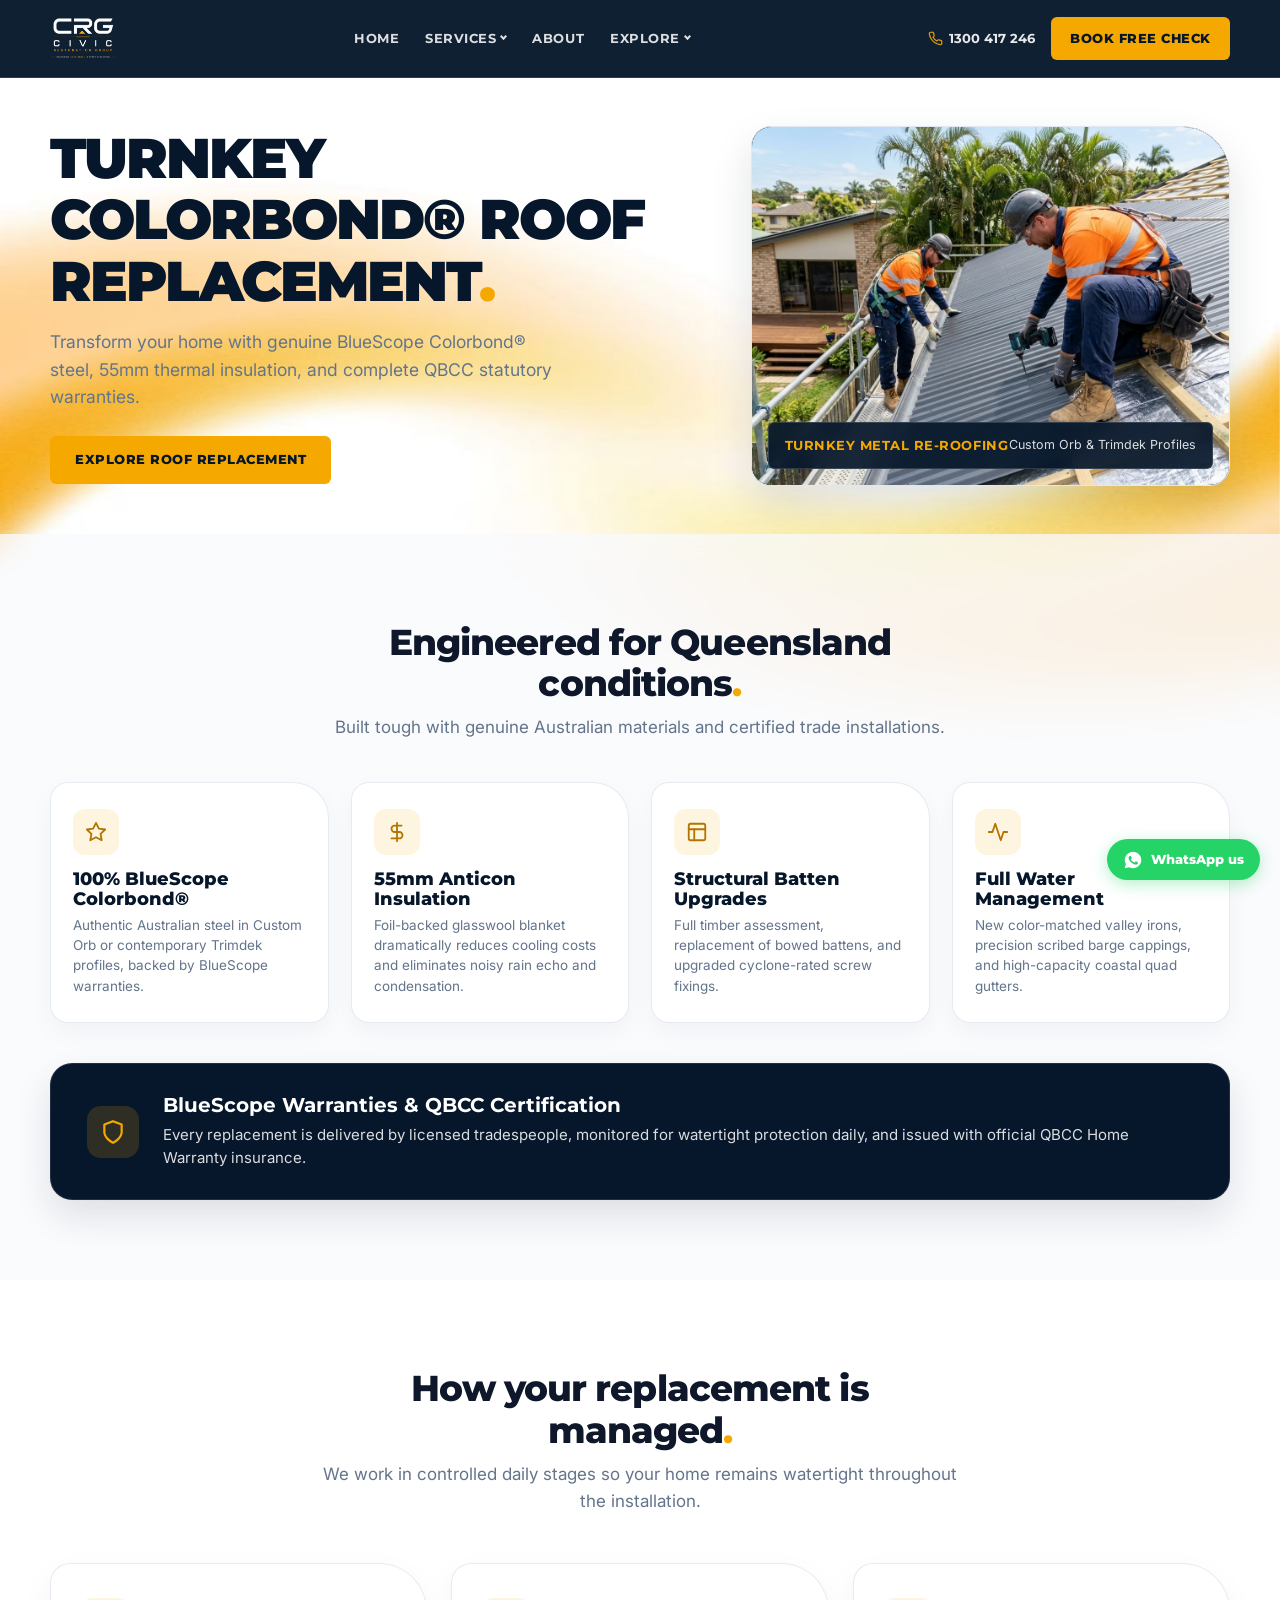
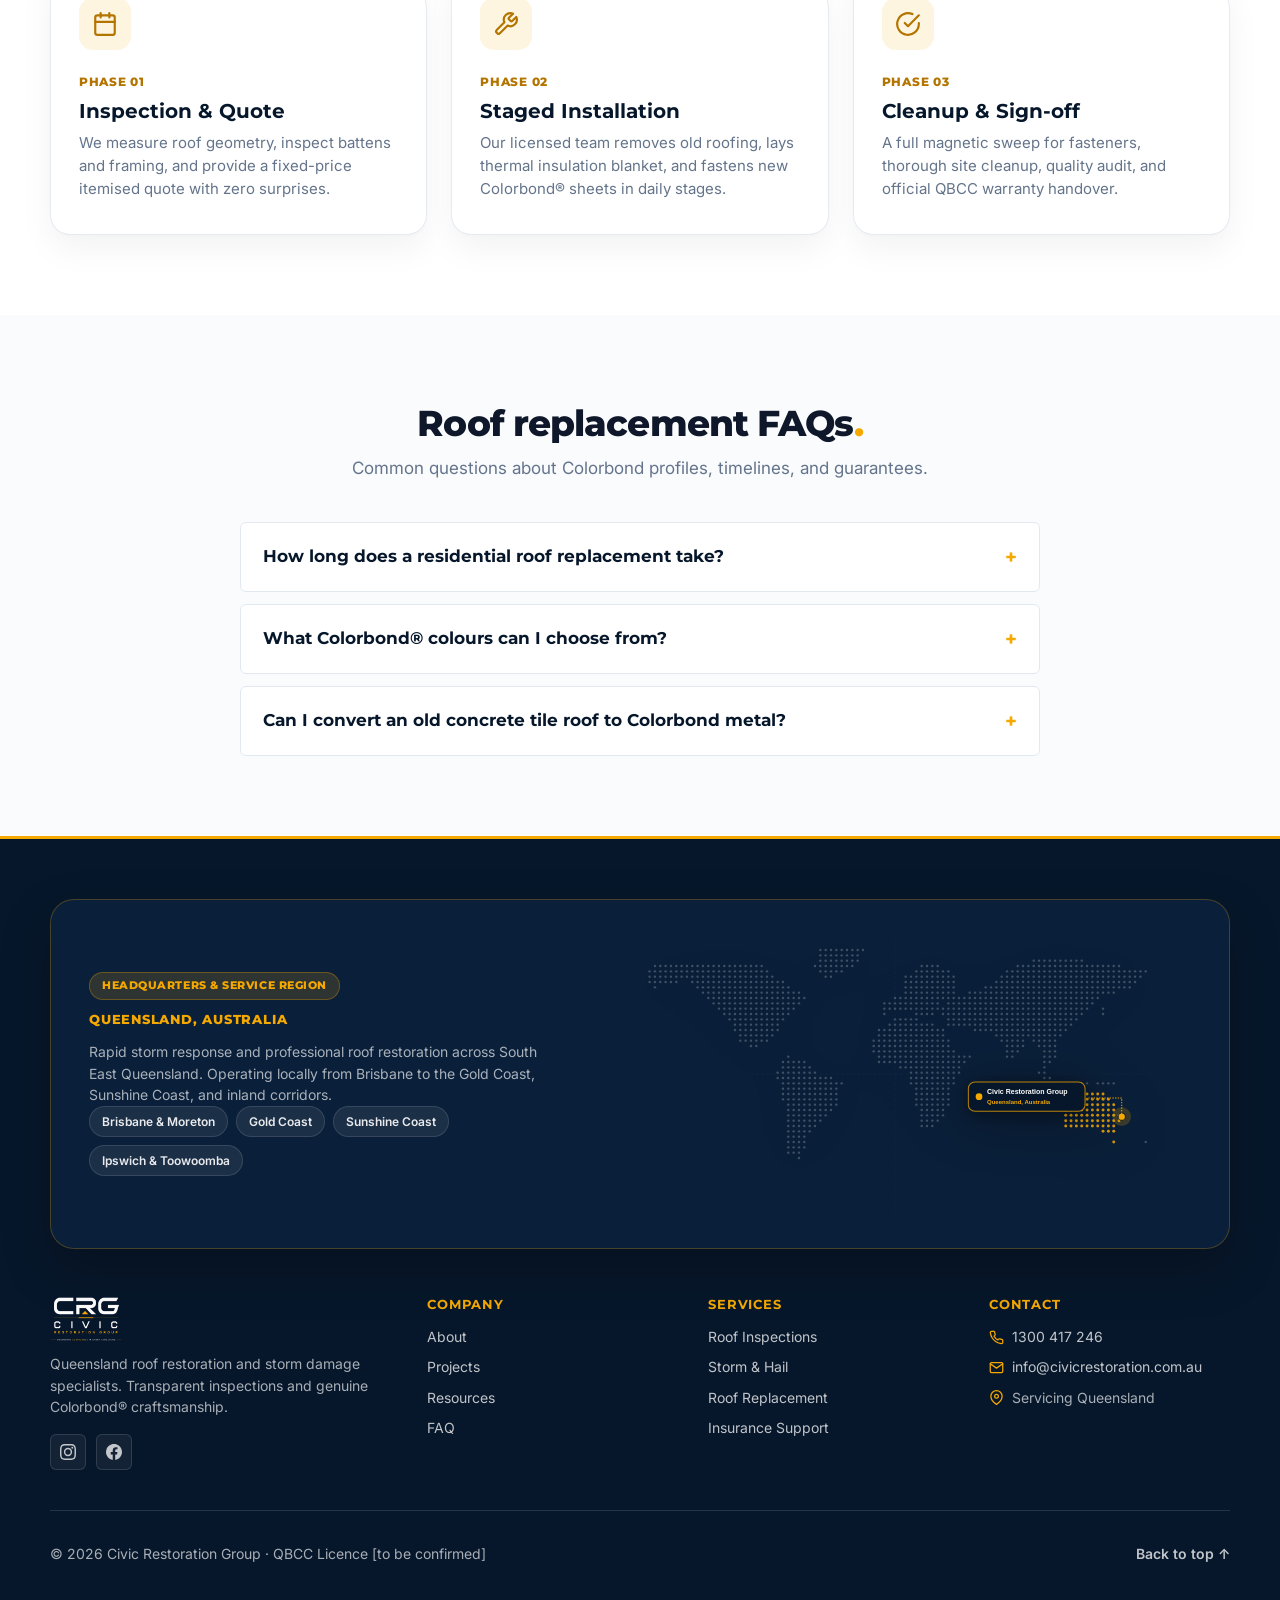
<file: roof-replacement.html>
<!DOCTYPE html>
<html lang="en">
<head>
  <meta charset="utf-8">
  <meta name="viewport" content="width=device-width, initial-scale=1">
  <title>Colorbond® Roof Replacement Queensland | Civic Restoration Group</title>
  <meta name="description" content="Project-managed Colorbond® roof replacement for Queensland homes and commercial assets. Turnkey strip-out, thermal insulation, and certified installation. Call 1300 417 246.">
  <link rel="canonical" href="https://civicrestoration.com.au/roof-replacement.html">
  <meta property="og:type" content="website">
  <meta property="og:site_name" content="Civic Restoration Group">
  <meta property="og:title" content="Colorbond® Roof Replacement Queensland | Civic Restoration Group">
  <meta property="og:description" content="Project-managed Colorbond® roof replacement for Queensland homes and commercial assets. Turnkey strip-out, thermal insulation, and certified installation. Call 1300 417 246.">
  <meta property="og:url" content="https://civicrestoration.com.au/roof-replacement.html">
  <meta property="og:image" content="https://civicrestoration.com.au/assets/images/og-image.jpg">
  <meta name="twitter:card" content="summary_large_image">
  <link rel="preconnect" href="https://fonts.googleapis.com">
  <link rel="preconnect" href="https://fonts.gstatic.com" crossorigin>
  <link rel="stylesheet" href="https://fonts.googleapis.com/css2?family=Inter:wght@400;500;600;700&family=Montserrat:wght@700;800;900&display=swap" media="print" onload="this.media='all'">
  <noscript><link rel="stylesheet" href="https://fonts.googleapis.com/css2?family=Inter:wght@400;500;600;700&family=Montserrat:wght@700;800;900&display=swap"></noscript>
  <link rel="preload" as="image" href="assets/images/svc-replacement.webp" fetchpriority="high">
  <link rel="stylesheet" href="css/style.css?v=33">
</head>
<body id="top">
  <!-- Top Navigation Header -->
  <header class="topbar">
    <div class="nav-wrap">
      <a class="brand" href="index.html" aria-label="Civic Restoration Group Homepage">
        <img src="assets/logos/crg-logo-transparent.png" alt="Civic Restoration Group logo">
      </a>
      <button class="menu-toggle" aria-label="Open menu" aria-expanded="false">
        <span></span><span></span><span></span>
      </button>
      <nav class="nav">
        <a href="index.html">Home</a>
        <div class="nav-dropdown">
          <button class="nav-dropdown-toggle active" type="button" aria-expanded="false" aria-haspopup="true">Services</button>
          <div class="nav-dropdown-menu">
            <a href="roof-inspections.html">Roof Inspections</a>
            <a href="storm-damage.html">Storm &amp; Hail</a>
            <a href="roof-replacement.html" class="active">Roof Replacement</a>
            <a href="insurance-support.html">Insurance Support</a>
          </div>
        </div>
        <a href="about.html">About</a>
        <div class="nav-dropdown">
          <button class="nav-dropdown-toggle" type="button" aria-expanded="false" aria-haspopup="true">Explore</button>
          <div class="nav-dropdown-menu">
            <a href="projects.html">Projects</a>
            <a href="resources.html">Resources</a>
            <a href="faq.html">FAQ</a>
          </div>
        </div>
        <a class="mobile-only" href="tel:1300417246">Call 1300 417 246</a>
        <a class="mobile-only" href="contact.html" data-inspection-dialog>Book Free Inspection</a>
      </nav>
      <div class="header-actions">
        <a class="header-phone" href="tel:1300417246" aria-label="Call Civic Restoration Group">
          <svg viewBox="0 0 24 24" fill="none" stroke="currentColor" stroke-width="2" stroke-linecap="round" stroke-linejoin="round" aria-hidden="true"><path d="M22 16.92v3a2 2 0 0 1-2.18 2 19.79 19.79 0 0 1-8.63-3.07 19.5 19.5 0 0 1-6-6 19.79 19.79 0 0 1-3.07-8.67A2 2 0 0 1 4.11 2h3a2 2 0 0 1 2 1.72 12.84 12.84 0 0 0 .7 2.81 2 2 0 0 1-.45 2.11L8.09 9.91a16 16 0 0 0 6 6l1.27-1.27a2 2 0 0 1 2.11-.45 12.84 12.84 0 0 0 2.81.7A2 2 0 0 1 22 16.92z"></path></svg>
          <span>1300 417 246</span>
        </a>
        <a class="btn btn-amber header-cta" href="contact.html" data-inspection-dialog>Book Free Check</a>
      </div>
    </div>
  </header>

  <main>
    <!-- Cohesive Subpage Hero -->
    <section class="hero subhero">
      <div class="container hero-inner">
        <div class="hero-copy">
          <h1>Turnkey Colorbond® Roof Replacement<span class="dot">.</span></h1>
          <p class="lead">Transform your home with genuine BlueScope Colorbond® steel, 55mm thermal insulation, and complete QBCC statutory warranties.</p>
          
          <div class="hero-actions">
            <a class="btn btn-amber" href="contact.html" data-inspection-dialog data-issue="Need a new roof">Explore Roof Replacement</a>
          </div>
        </div>

        <div class="hero-card">
          <img src="assets/images/svc-replacement.webp" alt="Roofers installing genuine Colorbond metal roofing" fetchpriority="high">
          <div class="hero-card-badge">
            <b>Turnkey Metal Re-Roofing</b>
            <span>Custom Orb &amp; Trimdek Profiles</span>
          </div>
        </div>
      </div>
    </section>

    <!-- 4 Engineering Specification Cards (Inspired by Reference Image) -->
    <section class="section section-soft">
      <div class="container">
        <div class="section-head" style="text-align:center; margin:0 auto 40px;">
          <h2>Engineered for Queensland conditions<span class="dot">.</span></h2>
          <p>Built tough with genuine Australian materials and certified trade installations.</p>
        </div>

        <div class="service-spec-grid-4">
          <div class="service-spec-card">
            <div class="service-spec-icon">
              <svg viewBox="0 0 24 24" fill="none" stroke="currentColor" stroke-width="2" stroke-linecap="round" stroke-linejoin="round" aria-hidden="true"><polygon points="12 2 15.09 8.26 22 9.27 17 14.14 18.18 21.02 12 17.77 5.82 21.02 7 14.14 2 9.27 8.91 8.26 12 2"></polygon></svg>
            </div>
            <h3>100% BlueScope Colorbond®</h3>
            <p>Authentic Australian steel in Custom Orb or contemporary Trimdek profiles, backed by BlueScope warranties.</p>
          </div>

          <div class="service-spec-card">
            <div class="service-spec-icon">
              <svg viewBox="0 0 24 24" fill="none" stroke="currentColor" stroke-width="2" stroke-linecap="round" stroke-linejoin="round" aria-hidden="true"><path d="M12 2v20M17 5H9.5a3.5 3.5 0 0 0 0 7h5a3.5 3.5 0 0 1 0 7H6"></path></svg>
            </div>
            <h3>55mm Anticon Insulation</h3>
            <p>Foil-backed glasswool blanket dramatically reduces cooling costs and eliminates noisy rain echo and condensation.</p>
          </div>

          <div class="service-spec-card">
            <div class="service-spec-icon">
              <svg viewBox="0 0 24 24" fill="none" stroke="currentColor" stroke-width="2" stroke-linecap="round" stroke-linejoin="round" aria-hidden="true"><rect x="3" y="3" width="18" height="18" rx="2" ry="2"></rect><line x1="3" y1="9" x2="21" y2="9"></line><line x1="9" y1="21" x2="9" y2="9"></line></svg>
            </div>
            <h3>Structural Batten Upgrades</h3>
            <p>Full timber assessment, replacement of bowed battens, and upgraded cyclone-rated screw fixings.</p>
          </div>

          <div class="service-spec-card">
            <div class="service-spec-icon">
              <svg viewBox="0 0 24 24" fill="none" stroke="currentColor" stroke-width="2" stroke-linecap="round" stroke-linejoin="round" aria-hidden="true"><path d="M22 12h-4l-3 9L9 3l-3 9H2"></path></svg>
            </div>
            <h3>Full Water Management</h3>
            <p>New color-matched valley irons, precision scribed barge cappings, and high-capacity coastal quad gutters.</p>
          </div>
        </div>

        <!-- Guarantee Callout Box -->
        <div class="service-guarantee-box">
          <div class="service-guarantee-icon">
            <svg viewBox="0 0 24 24" fill="none" stroke="currentColor" stroke-width="2" stroke-linecap="round" stroke-linejoin="round" aria-hidden="true"><path d="M12 22s8-4 8-10V5l-8-3-8 3v7c0 6 8 10 8 10z"></path></svg>
          </div>
          <div class="service-guarantee-copy">
            <h3>BlueScope Warranties &amp; QBCC Certification</h3>
            <p>Every replacement is delivered by licensed tradespeople, monitored for watertight protection daily, and issued with official QBCC Home Warranty insurance.</p>
          </div>
        </div>
      </div>
    </section>
    </section>

    <!-- 3-Step Project Delivery -->
    <section class="section">
      <div class="container">
        <div class="section-head" style="text-align:center; margin:0 auto 48px;">
          <h2>How your replacement is managed<span class="dot">.</span></h2>
          <p>We work in controlled daily stages so your home remains watertight throughout the installation.</p>
        </div>

        <ol class="timeline">
          <li class="timeline-step">
            <div class="timeline-icon-box">
              <svg viewBox="0 0 24 24" fill="none" stroke="currentColor" stroke-width="2" stroke-linecap="round" stroke-linejoin="round" aria-hidden="true"><rect x="3" y="4" width="18" height="18" rx="2" ry="2"></rect><line x1="16" y1="2" x2="16" y2="6"></line><line x1="8" y1="2" x2="8" y2="6"></line><line x1="3" y1="10" x2="21" y2="10"></line></svg>
            </div>
            <span class="timeline-num">Phase 01</span>
            <h3>Inspection &amp; Quote</h3>
            <p>We measure roof geometry, inspect battens and framing, and provide a fixed-price itemised quote with zero surprises.</p>
          </li>

          <li class="timeline-step">
            <div class="timeline-icon-box">
              <svg viewBox="0 0 24 24" fill="none" stroke="currentColor" stroke-width="2" stroke-linecap="round" stroke-linejoin="round" aria-hidden="true"><path d="M14.7 6.3a1 1 0 0 0 0 1.4l1.6 1.6a1 1 0 0 0 1.4 0l3.77-3.77a6 6 0 0 1-7.94 7.94l-6.91 6.91a2.12 2.12 0 0 1-3-3l6.91-6.91a6 6 0 0 1 7.94-7.94l-3.76 3.76z"></path></svg>
            </div>
            <span class="timeline-num">Phase 02</span>
            <h3>Staged Installation</h3>
            <p>Our licensed team removes old roofing, lays thermal insulation blanket, and fastens new Colorbond® sheets in daily stages.</p>
          </li>

          <li class="timeline-step">
            <div class="timeline-icon-box">
              <svg viewBox="0 0 24 24" fill="none" stroke="currentColor" stroke-width="2" stroke-linecap="round" stroke-linejoin="round" aria-hidden="true"><path d="M22 11.08V12a10 10 0 1 1-5.93-9.14"></path><polyline points="22 4 12 14.01 9 11.01"></polyline></svg>
            </div>
            <span class="timeline-num">Phase 03</span>
            <h3>Cleanup &amp; Sign-off</h3>
            <p>A full magnetic sweep for fasteners, thorough site cleanup, quality audit, and official QBCC warranty handover.</p>
          </li>
        </ol>
      </div>
    </section>

    <!-- Replacement FAQs -->
    <section class="section section-soft">
      <div class="container">
        <div class="section-head" style="text-align:center; margin:0 auto 40px;">
          <h2>Roof replacement FAQs<span class="dot">.</span></h2>
          <p>Common questions about Colorbond profiles, timelines, and guarantees.</p>
        </div>

        <div class="faq-list">
          <details class="faq-item">
            <summary>How long does a residential roof replacement take?</summary>
            <p>A standard single-storey residential replacement typically takes 2 to 4 working days, depending on pitch, structural complexity, and weather conditions. Your roof is never left unprotected overnight.</p>
          </details>

          <details class="faq-item">
            <summary>What Colorbond® colours can I choose from?</summary>
            <p>You can choose from the entire genuine Colorbond® palette—including favorites like Monument®, Surfmist®, Basalt®, Dune®, and Windspray®. Physical color swatches are provided during consultation.</p>
          </details>

          <details class="faq-item">
            <summary>Can I convert an old concrete tile roof to Colorbond metal?</summary>
            <p>Yes. Tile-to-Colorbond conversions are one of our core specialties. Colorbond is significantly lighter than brittle concrete tiles, reducing structural load while eliminating cracked tiles and re-pointing costs permanently.</p>
          </details>
        </div>
      </div>
    </section>
  </main>

  <!-- Clean Footer -->
  <footer class="footer">
    <div class="container footer-map-strip">
      <div class="footer-map-card">
        <div class="footer-map-info">
          <span class="footer-map-badge">Headquarters &amp; Service Region</span>
          <h3>Queensland, Australia</h3>
          <p>Rapid storm response and professional roof restoration across South East Queensland. Operating locally from Brisbane to the Gold Coast, Sunshine Coast, and inland corridors.</p>
          <div class="footer-region-tags">
            <span>Brisbane &amp; Moreton</span>
            <span>Gold Coast</span>
            <span>Sunshine Coast</span>
            <span>Ipswich &amp; Toowoomba</span>
          </div>
        </div>
        <div class="footer-map-visual">
          <img src="assets/images/world-map-dots.svg" alt="Civic Restoration Group Queensland location map" loading="lazy" width="800" height="420">
        </div>
      </div>
    </div>

    <div class="container footer-grid">
      <div class="footer-brand">
        <img class="footer-logo" src="assets/logos/crg-logo-transparent.png" alt="CRG logo" loading="lazy">
        <p>Queensland roof restoration and storm damage specialists. Transparent inspections and genuine Colorbond® craftsmanship.</p>
        <div class="footer-social">
          <a href="#" data-social="instagram" target="_blank" rel="noopener" aria-label="CRG on Instagram"><svg viewBox="0 0 24 24" aria-hidden="true"><path fill="currentColor" d="M12 2.2c3.2 0 3.6 0 4.8.1 3.3.1 4.8 1.7 4.9 4.9.1 1.3.1 1.6.1 4.8s0 3.6-.1 4.8c-.1 3.2-1.7 4.8-4.9 4.9-1.3.1-1.6.1-4.8.1s-3.6 0-4.8-.1c-3.3-.1-4.8-1.7-4.9-4.9C2.2 15.6 2.2 15.2 2.2 12s0-3.6.1-4.8C2.4 3.9 3.9 2.4 7.2 2.3 8.4 2.2 8.8 2.2 12 2.2zM12 0C8.7 0 8.3 0 7.1.1 2.7.3.3 2.7.1 7.1 0 8.3 0 8.7 0 12s0 3.7.1 4.9c.2 4.4 2.6 6.8 7 7 1.2.1 1.6.1 4.9.1s3.7 0 4.9-.1c4.4-.2 6.8-2.6 7-7 .1-1.2.1-1.6.1-4.9s0-3.7-.1-4.9c-.2-4.4-2.6-6.8-7-7C15.7 0 15.3 0 12 0zm0 5.8a6.2 6.2 0 1 0 0 12.4 6.2 6.2 0 0 0 0-12.4zM12 16a4 4 0 1 1 0-8 4 4 0 0 1 0 8zm6.4-11.8a1.4 1.4 0 1 0 0 2.9 1.4 1.4 0 0 0 0-2.9z"/></svg></a>
          <a href="#" data-social="facebook" target="_blank" rel="noopener" aria-label="CRG on Facebook"><svg viewBox="0 0 24 24" aria-hidden="true"><path fill="currentColor" d="M24 12.1C24 5.4 18.6 0 12 0S0 5.4 0 12.1C0 18.1 4.4 23.1 10.1 24v-8.4H7.1v-3.5h3V9.4c0-3 1.8-4.7 4.5-4.7 1.3 0 2.7.2 2.7.2v3h-1.5c-1.5 0-2 .9-2 1.9v2.3h3.3l-.5 3.5h-2.8V24C19.6 23.1 24 18.1 24 12.1z"/></svg></a>
        </div>
      </div>

      <div>
        <h3>Company</h3>
        <a href="about.html">About</a>
        <a href="projects.html">Projects</a>
        <a href="resources.html">Resources</a>
        <a href="faq.html">FAQ</a>
      </div>

      <div>
        <h3>Services</h3>
        <a href="roof-inspections.html">Roof Inspections</a>
        <a href="storm-damage.html">Storm &amp; Hail</a>
        <a href="roof-replacement.html">Roof Replacement</a>
        <a href="insurance-support.html">Insurance Support</a>
      </div>

      <div class="footer-contact">
        <h3>Contact</h3>
        <a href="tel:1300417246">
          <svg viewBox="0 0 24 24" fill="none" stroke="currentColor" stroke-width="2" stroke-linecap="round" stroke-linejoin="round" aria-hidden="true"><path d="M22 16.92v3a2 2 0 0 1-2.18 2 19.79 19.79 0 0 1-8.63-3.07 19.5 19.5 0 0 1-6-6 19.79 19.79 0 0 1-3.07-8.67A2 2 0 0 1 4.11 2h3a2 2 0 0 1 2 1.72 12.84 12.84 0 0 0 .7 2.81 2 2 0 0 1-.45 2.11L8.09 9.91a16 16 0 0 0 6 6l1.27-1.27a2 2 0 0 1 2.11-.45 12.84 12.84 0 0 0 2.81.7A2 2 0 0 1 22 16.92z"></path></svg>
          1300 417 246
        </a>
        <a href="mailto:info@civicrestoration.com.au">
          <svg viewBox="0 0 24 24" fill="none" stroke="currentColor" stroke-width="2" stroke-linecap="round" stroke-linejoin="round" aria-hidden="true"><path d="M4 4h16c1.1 0 2 .9 2 2v12c0 1.1-.9 2-2 2H4c-1.1 0-2-.9-2-2V6c0-1.1.9-2 2-2z"></path><polyline points="22,6 12,13 2,6"></polyline></svg>
          info@civicrestoration.com.au
        </a>
        <p>
          <svg viewBox="0 0 24 24" fill="none" stroke="currentColor" stroke-width="2" stroke-linecap="round" stroke-linejoin="round" aria-hidden="true"><path d="M21 10c0 7-9 13-9 13s-9-6-9-13a9 9 0 0 1 18 0z"></path><circle cx="12" cy="10" r="3"></circle></svg>
          Servicing Queensland
        </p>
      </div>
    </div>

    <div class="container footer-bottom">
      <p>© 2026 Civic Restoration Group · QBCC Licence [to be confirmed]</p>
      <a class="back-to-top" href="#top">Back to top ↑</a>
    </div>
  </footer>

  <script type="module" src="js/main.js?v=33"></script>
</body>
</html>
</file>
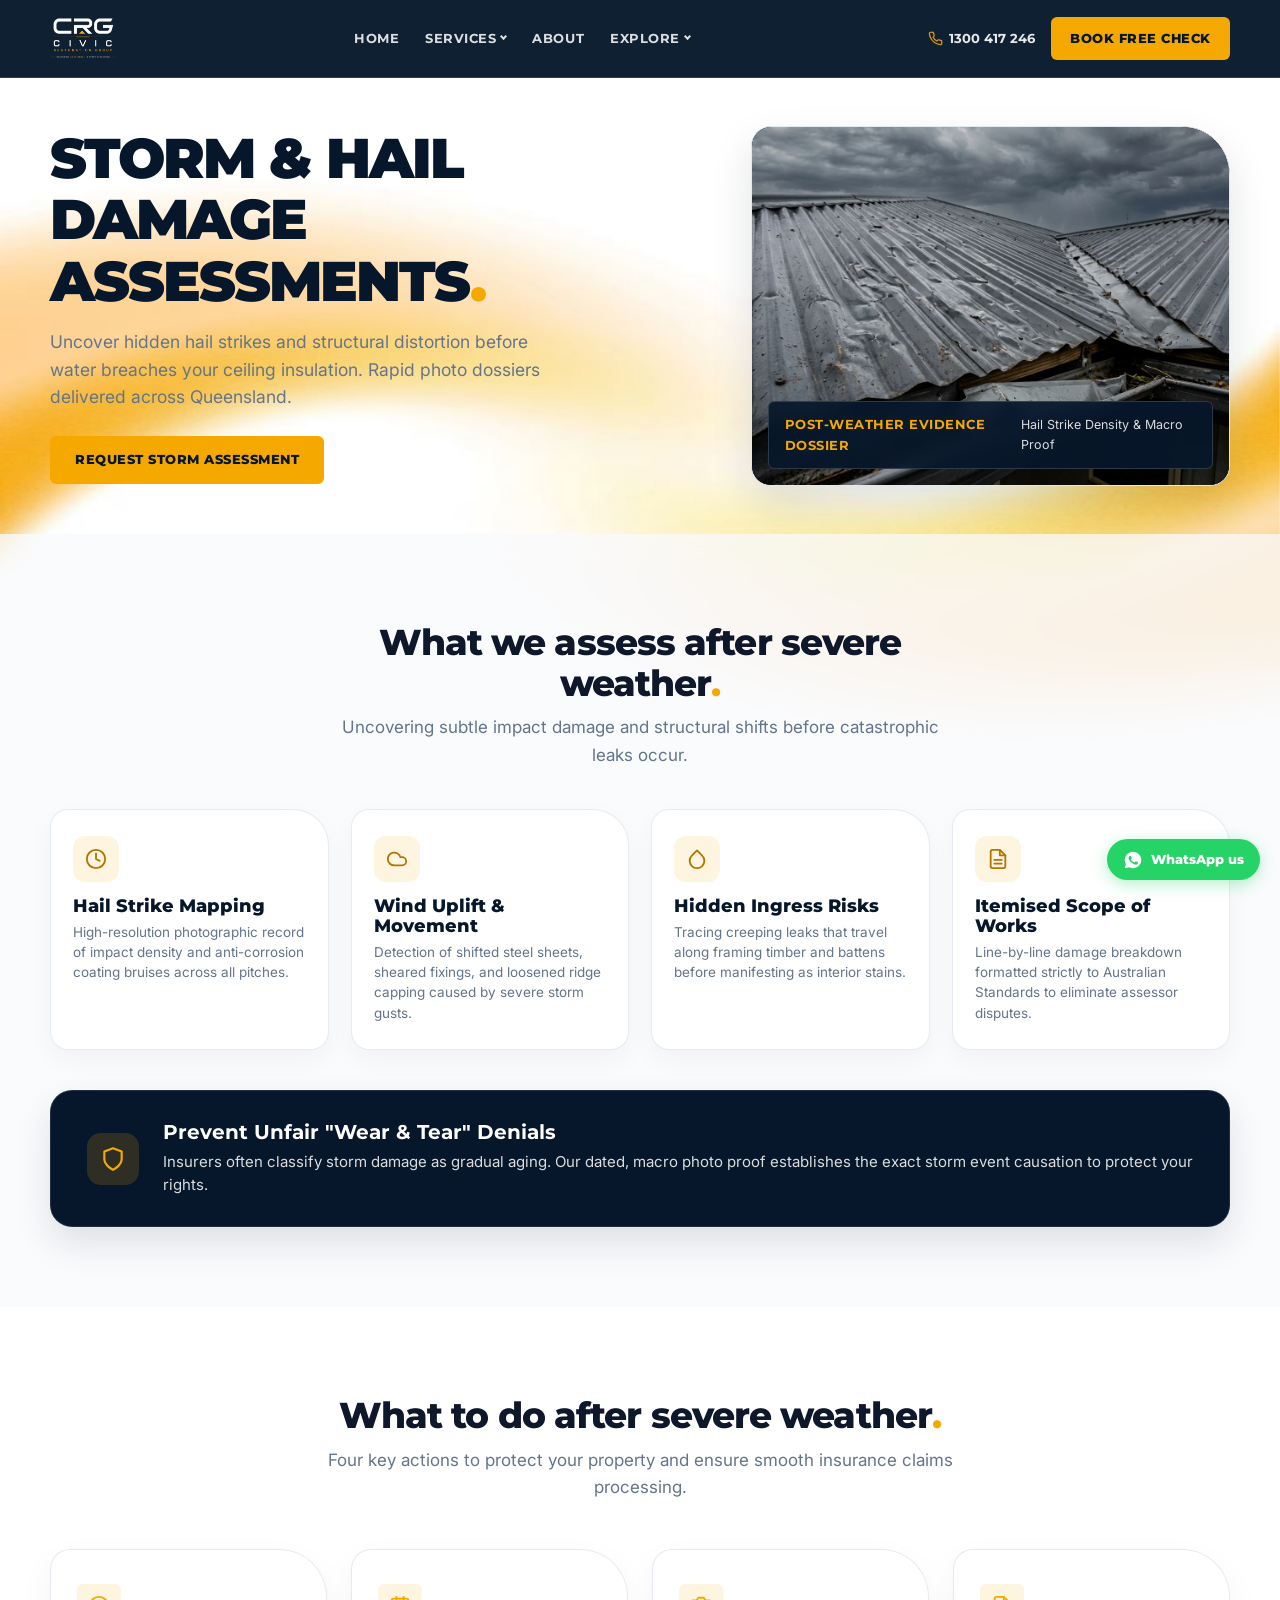
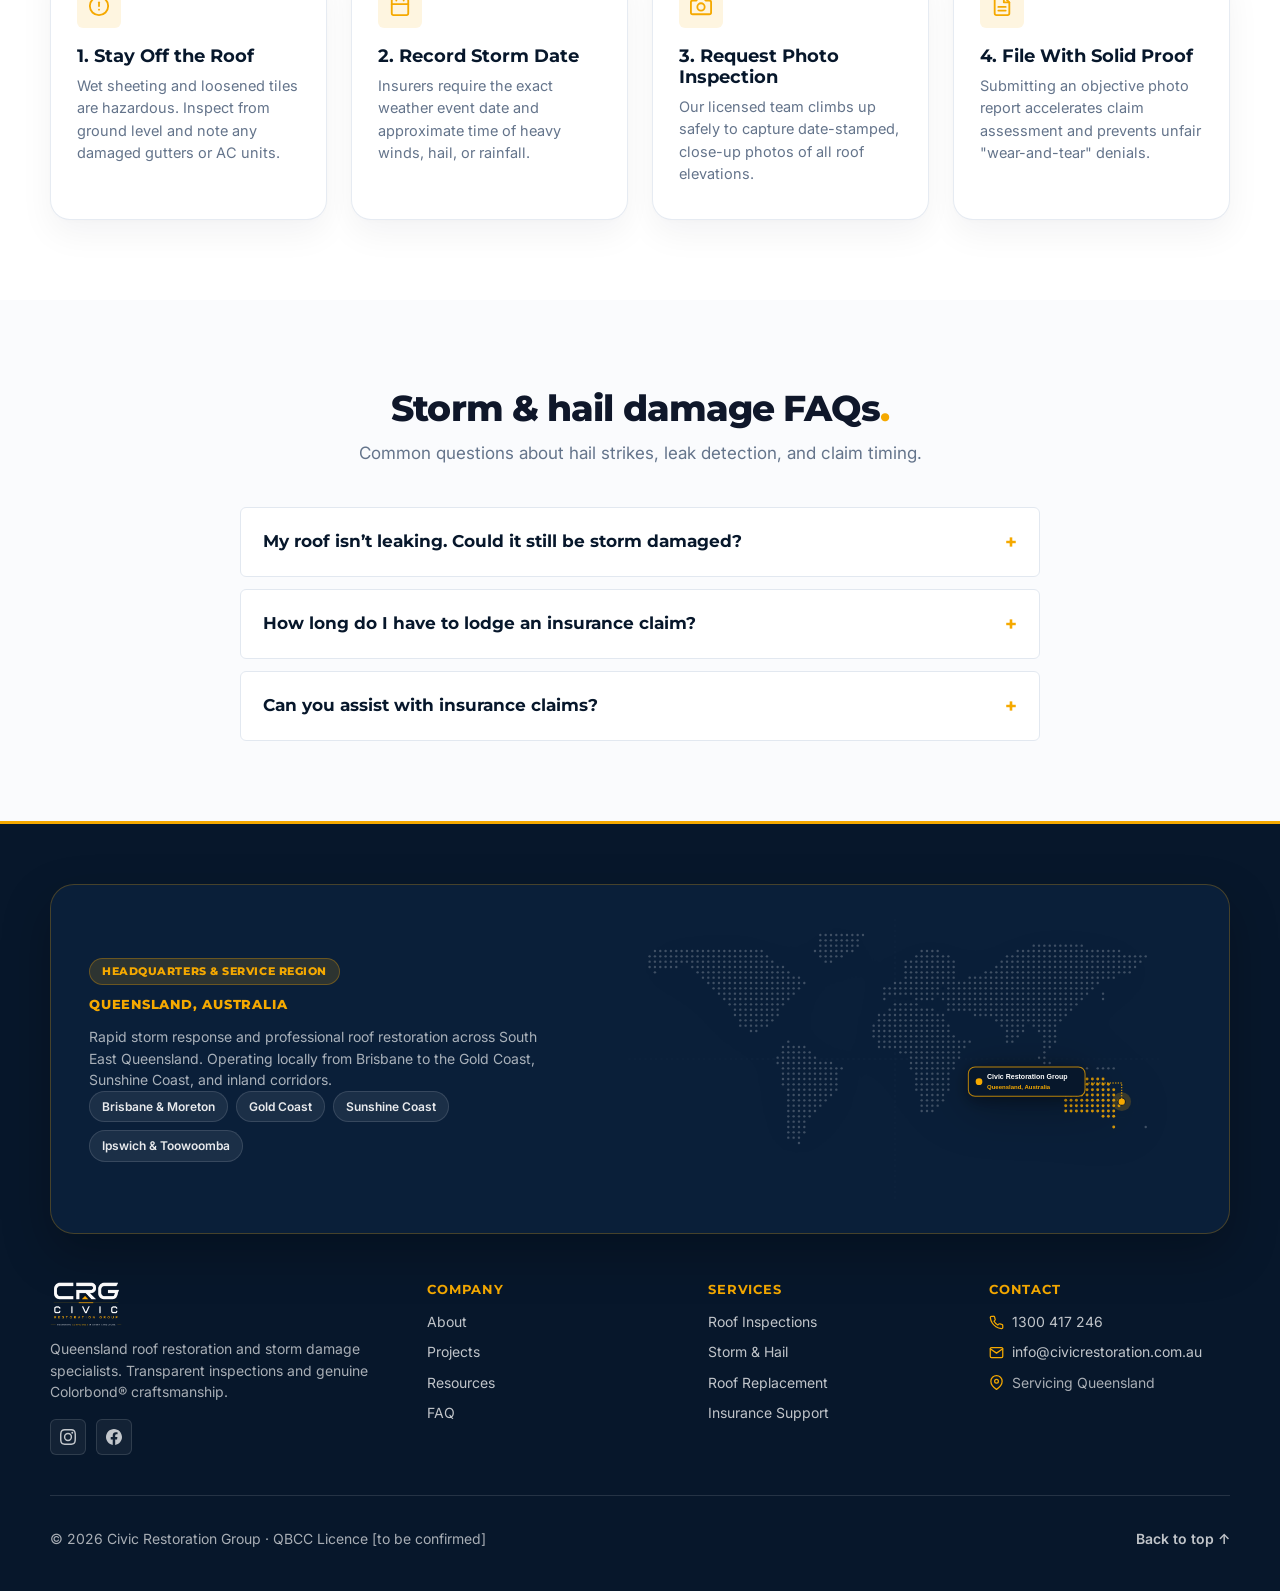
<file: storm-damage.html>
<!DOCTYPE html>
<html lang="en">
<head>
  <meta charset="utf-8">
  <meta name="viewport" content="width=device-width, initial-scale=1">
  <title>Storm &amp; Hail Damage Assessment Queensland | Civic Restoration Group</title>
  <meta name="description" content="Expert storm and hail damage assessments across Queensland. High-resolution photographic reports for insurance claims. Book a free assessment or call 1300 417 246.">
  <link rel="canonical" href="https://civicrestoration.com.au/storm-damage.html">
  <meta property="og:type" content="website">
  <meta property="og:site_name" content="Civic Restoration Group">
  <meta property="og:title" content="Storm &amp; Hail Damage Assessment Queensland | Civic Restoration Group">
  <meta property="og:description" content="Expert storm and hail damage assessments across Queensland. High-resolution photographic reports for insurance claims. Book a free assessment or call 1300 417 246.">
  <meta property="og:url" content="https://civicrestoration.com.au/storm-damage.html">
  <meta property="og:image" content="https://civicrestoration.com.au/assets/images/og-image.jpg">
  <meta name="twitter:card" content="summary_large_image">
  <link rel="preconnect" href="https://fonts.googleapis.com">
  <link rel="preconnect" href="https://fonts.gstatic.com" crossorigin>
  <link rel="stylesheet" href="https://fonts.googleapis.com/css2?family=Inter:wght@400;500;600;700&family=Montserrat:wght@700;800;900&display=swap" media="print" onload="this.media='all'">
  <noscript><link rel="stylesheet" href="https://fonts.googleapis.com/css2?family=Inter:wght@400;500;600;700&family=Montserrat:wght@700;800;900&display=swap"></noscript>
  <link rel="preload" as="image" href="assets/images/svc-storm.webp" fetchpriority="high">
  <link rel="stylesheet" href="css/style.css?v=33">
</head>
<body id="top">
  <!-- Top Navigation Header -->
  <header class="topbar">
    <div class="nav-wrap">
      <a class="brand" href="index.html" aria-label="Civic Restoration Group Homepage">
        <img src="assets/logos/crg-logo-transparent.png" alt="Civic Restoration Group logo">
      </a>
      <button class="menu-toggle" aria-label="Open menu" aria-expanded="false">
        <span></span><span></span><span></span>
      </button>
      <nav class="nav">
        <a href="index.html">Home</a>
        <div class="nav-dropdown">
          <button class="nav-dropdown-toggle active" type="button" aria-expanded="false" aria-haspopup="true">Services</button>
          <div class="nav-dropdown-menu">
            <a href="roof-inspections.html">Roof Inspections</a>
            <a href="storm-damage.html" class="active">Storm &amp; Hail</a>
            <a href="roof-replacement.html">Roof Replacement</a>
            <a href="insurance-support.html">Insurance Support</a>
          </div>
        </div>
        <a href="about.html">About</a>
        <div class="nav-dropdown">
          <button class="nav-dropdown-toggle" type="button" aria-expanded="false" aria-haspopup="true">Explore</button>
          <div class="nav-dropdown-menu">
            <a href="projects.html">Projects</a>
            <a href="resources.html">Resources</a>
            <a href="faq.html">FAQ</a>
          </div>
        </div>
        <a class="mobile-only" href="tel:1300417246">Call 1300 417 246</a>
        <a class="mobile-only" href="contact.html" data-inspection-dialog>Book Free Inspection</a>
      </nav>
      <div class="header-actions">
        <a class="header-phone" href="tel:1300417246" aria-label="Call Civic Restoration Group">
          <svg viewBox="0 0 24 24" fill="none" stroke="currentColor" stroke-width="2" stroke-linecap="round" stroke-linejoin="round" aria-hidden="true"><path d="M22 16.92v3a2 2 0 0 1-2.18 2 19.79 19.79 0 0 1-8.63-3.07 19.5 19.5 0 0 1-6-6 19.79 19.79 0 0 1-3.07-8.67A2 2 0 0 1 4.11 2h3a2 2 0 0 1 2 1.72 12.84 12.84 0 0 0 .7 2.81 2 2 0 0 1-.45 2.11L8.09 9.91a16 16 0 0 0 6 6l1.27-1.27a2 2 0 0 1 2.11-.45 12.84 12.84 0 0 0 2.81.7A2 2 0 0 1 22 16.92z"></path></svg>
          <span>1300 417 246</span>
        </a>
        <a class="btn btn-amber header-cta" href="contact.html" data-inspection-dialog>Book Free Check</a>
      </div>
    </div>
  </header>

  <main>
    <!-- Cohesive Subpage Hero -->
    <section class="hero subhero">
      <div class="container hero-inner">
        <div class="hero-copy">
          <h1>Storm &amp; Hail Damage Assessments<span class="dot">.</span></h1>
          <p class="lead">Uncover hidden hail strikes and structural distortion before water breaches your ceiling insulation. Rapid photo dossiers delivered across Queensland.</p>
          
          <div class="hero-actions">
            <a class="btn btn-amber" href="contact.html" data-inspection-dialog data-issue="Storm or hail damage">Request Storm Assessment</a>
          </div>
        </div>

        <div class="hero-card">
          <img src="assets/images/svc-storm.webp" alt="Corrugated steel roof with severe hail impact damage" fetchpriority="high">
          <div class="hero-card-badge">
            <b>Post-Weather Evidence Dossier</b>
            <span>Hail Strike Density &amp; Macro Proof</span>
          </div>
        </div>
      </div>
    </section>

    <!-- 4 Storm Impact Cards (Inspired by Reference Image) -->
    <section class="section section-soft">
      <div class="container">
        <div class="section-head" style="text-align:center; margin:0 auto 40px;">
          <h2>What we assess after severe weather<span class="dot">.</span></h2>
          <p>Uncovering subtle impact damage and structural shifts before catastrophic leaks occur.</p>
        </div>

        <div class="service-spec-grid-4">
          <div class="service-spec-card">
            <div class="service-spec-icon">
              <svg viewBox="0 0 24 24" fill="none" stroke="currentColor" stroke-width="2" stroke-linecap="round" stroke-linejoin="round" aria-hidden="true"><circle cx="12" cy="12" r="10"></circle><polyline points="12 6 12 12 16 14"></polyline></svg>
            </div>
            <h3>Hail Strike Mapping</h3>
            <p>High-resolution photographic record of impact density and anti-corrosion coating bruises across all pitches.</p>
          </div>

          <div class="service-spec-card">
            <div class="service-spec-icon">
              <svg viewBox="0 0 24 24" fill="none" stroke="currentColor" stroke-width="2" stroke-linecap="round" stroke-linejoin="round" aria-hidden="true"><path d="M17.5 19H9a7 7 0 1 1 6.71-9h1.79a4.5 4.5 0 1 1 0 9Z"></path></svg>
            </div>
            <h3>Wind Uplift &amp; Movement</h3>
            <p>Detection of shifted steel sheets, sheared fixings, and loosened ridge capping caused by severe storm gusts.</p>
          </div>

          <div class="service-spec-card">
            <div class="service-spec-icon">
              <svg viewBox="0 0 24 24" fill="none" stroke="currentColor" stroke-width="2" stroke-linecap="round" stroke-linejoin="round" aria-hidden="true"><path d="M12 2.69l5.66 5.66a8 8 0 1 1-11.31 0z"></path></svg>
            </div>
            <h3>Hidden Ingress Risks</h3>
            <p>Tracing creeping leaks that travel along framing timber and battens before manifesting as interior stains.</p>
          </div>

          <div class="service-spec-card">
            <div class="service-spec-icon">
              <svg viewBox="0 0 24 24" fill="none" stroke="currentColor" stroke-width="2" stroke-linecap="round" stroke-linejoin="round" aria-hidden="true"><path d="M14 2H6a2 2 0 0 0-2 2v16a2 2 0 0 0 2 2h12a2 2 0 0 0 2-2V8z"></path><polyline points="14 2 14 8 20 8"></polyline><line x1="16" y1="13" x2="8" y2="13"></line><line x1="16" y1="17" x2="8" y2="17"></line></svg>
            </div>
            <h3>Itemised Scope of Works</h3>
            <p>Line-by-line damage breakdown formatted strictly to Australian Standards to eliminate assessor disputes.</p>
          </div>
        </div>

        <!-- Guarantee Callout Box -->
        <div class="service-guarantee-box">
          <div class="service-guarantee-icon">
            <svg viewBox="0 0 24 24" fill="none" stroke="currentColor" stroke-width="2" stroke-linecap="round" stroke-linejoin="round" aria-hidden="true"><path d="M12 22s8-4 8-10V5l-8-3-8 3v7c0 6 8 10 8 10z"></path></svg>
          </div>
          <div class="service-guarantee-copy">
            <h3>Prevent Unfair "Wear &amp; Tear" Denials</h3>
            <p>Insurers often classify storm damage as gradual aging. Our dated, macro photo proof establishes the exact storm event causation to protect your rights.</p>
          </div>
        </div>
      </div>
    </section>

    <!-- Post-Storm Action Steps -->
    <section class="section">
      <div class="container">
        <div class="section-head" style="text-align:center; margin:0 auto 48px;">
          <h2>What to do after severe weather<span class="dot">.</span></h2>
          <p>Four key actions to protect your property and ensure smooth insurance claims processing.</p>
        </div>

        <div class="feature-grid">
          <div class="feature-card">
            <div class="feature-icon">
              <svg viewBox="0 0 24 24" fill="none" stroke="currentColor" stroke-width="2" stroke-linecap="round" stroke-linejoin="round" aria-hidden="true"><circle cx="12" cy="12" r="10"></circle><line x1="12" y1="8" x2="12" y2="12"></line><line x1="12" y1="16" x2="12.01" y2="16"></line></svg>
            </div>
            <h3>1. Stay Off the Roof</h3>
            <p>Wet sheeting and loosened tiles are hazardous. Inspect from ground level and note any damaged gutters or AC units.</p>
          </div>

          <div class="feature-card">
            <div class="feature-icon">
              <svg viewBox="0 0 24 24" fill="none" stroke="currentColor" stroke-width="2" stroke-linecap="round" stroke-linejoin="round" aria-hidden="true"><rect x="3" y="4" width="18" height="18" rx="2" ry="2"></rect><line x1="16" y1="2" x2="16" y2="6"></line><line x1="8" y1="2" x2="8" y2="6"></line><line x1="3" y1="10" x2="21" y2="10"></line></svg>
            </div>
            <h3>2. Record Storm Date</h3>
            <p>Insurers require the exact weather event date and approximate time of heavy winds, hail, or rainfall.</p>
          </div>

          <div class="feature-card">
            <div class="feature-icon">
              <svg viewBox="0 0 24 24" fill="none" stroke="currentColor" stroke-width="2" stroke-linecap="round" stroke-linejoin="round" aria-hidden="true"><path d="M23 19a2 2 0 0 1-2 2H3a2 2 0 0 1-2-2V8a2 2 0 0 1 2-2h4l2-3h6l2 3h4a2 2 0 0 1 2 2z"></path><circle cx="12" cy="13" r="4"></circle></svg>
            </div>
            <h3>3. Request Photo Inspection</h3>
            <p>Our licensed team climbs up safely to capture date-stamped, close-up photos of all roof elevations.</p>
          </div>

          <div class="feature-card">
            <div class="feature-icon">
              <svg viewBox="0 0 24 24" fill="none" stroke="currentColor" stroke-width="2" stroke-linecap="round" stroke-linejoin="round" aria-hidden="true"><path d="M14 2H6a2 2 0 0 0-2 2v16a2 2 0 0 0 2 2h12a2 2 0 0 0 2-2V8z"></path><polyline points="14 2 14 8 20 8"></polyline><line x1="16" y1="13" x2="8" y2="13"></line><line x1="16" y1="17" x2="8" y2="17"></line></svg>
            </div>
            <h3>4. File With Solid Proof</h3>
            <p>Submitting an objective photo report accelerates claim assessment and prevents unfair "wear-and-tear" denials.</p>
          </div>
        </div>
      </div>
    </section>

    <!-- Storm FAQs -->
    <section class="section section-soft">
      <div class="container">
        <div class="section-head" style="text-align:center; margin:0 auto 40px;">
          <h2>Storm &amp; hail damage FAQs<span class="dot">.</span></h2>
          <p>Common questions about hail strikes, leak detection, and claim timing.</p>
        </div>

        <div class="faq-list">
          <details class="faq-item">
            <summary>My roof isn’t leaking. Could it still be storm damaged?</summary>
            <p>Yes. Hail impacts often compromise the protective coating on metal sheets or crack tile bedding. While leaks may not appear immediately, corrosion and water ingress develop over following months.</p>
          </details>

          <details class="faq-item">
            <summary>How long do I have to lodge an insurance claim?</summary>
            <p>Most Australian insurers require claims to be lodged within 12 to 24 months of the storm event. Prompt photographic evidence ensures causation is clearly established.</p>
          </details>

          <details class="faq-item">
            <summary>Can you assist with insurance claims?</summary>
            <p>Yes. Together with our independent partner, Claims Approved, we provide the scope of works, photographic evidence, and claim guidance needed for a smooth review.</p>
          </details>
        </div>
      </div>
    </section>
  </main>

  <!-- Clean Footer -->
  <footer class="footer">
    <div class="container footer-map-strip">
      <div class="footer-map-card">
        <div class="footer-map-info">
          <span class="footer-map-badge">Headquarters &amp; Service Region</span>
          <h3>Queensland, Australia</h3>
          <p>Rapid storm response and professional roof restoration across South East Queensland. Operating locally from Brisbane to the Gold Coast, Sunshine Coast, and inland corridors.</p>
          <div class="footer-region-tags">
            <span>Brisbane &amp; Moreton</span>
            <span>Gold Coast</span>
            <span>Sunshine Coast</span>
            <span>Ipswich &amp; Toowoomba</span>
          </div>
        </div>
        <div class="footer-map-visual">
          <img src="assets/images/world-map-dots.svg" alt="Civic Restoration Group Queensland location map" loading="lazy" width="800" height="420">
        </div>
      </div>
    </div>

    <div class="container footer-grid">
      <div class="footer-brand">
        <img class="footer-logo" src="assets/logos/crg-logo-transparent.png" alt="CRG logo" loading="lazy">
        <p>Queensland roof restoration and storm damage specialists. Transparent inspections and genuine Colorbond® craftsmanship.</p>
        <div class="footer-social">
          <a href="#" data-social="instagram" target="_blank" rel="noopener" aria-label="CRG on Instagram"><svg viewBox="0 0 24 24" aria-hidden="true"><path fill="currentColor" d="M12 2.2c3.2 0 3.6 0 4.8.1 3.3.1 4.8 1.7 4.9 4.9.1 1.3.1 1.6.1 4.8s0 3.6-.1 4.8c-.1 3.2-1.7 4.8-4.9 4.9-1.3.1-1.6.1-4.8.1s-3.6 0-4.8-.1c-3.3-.1-4.8-1.7-4.9-4.9C2.2 15.6 2.2 15.2 2.2 12s0-3.6.1-4.8C2.4 3.9 3.9 2.4 7.2 2.3 8.4 2.2 8.8 2.2 12 2.2zM12 0C8.7 0 8.3 0 7.1.1 2.7.3.3 2.7.1 7.1 0 8.3 0 8.7 0 12s0 3.7.1 4.9c.2 4.4 2.6 6.8 7 7 1.2.1 1.6.1 4.9.1s3.7 0 4.9-.1c4.4-.2 6.8-2.6 7-7 .1-1.2.1-1.6.1-4.9s0-3.7-.1-4.9c-.2-4.4-2.6-6.8-7-7C15.7 0 15.3 0 12 0zm0 5.8a6.2 6.2 0 1 0 0 12.4 6.2 6.2 0 0 0 0-12.4zM12 16a4 4 0 1 1 0-8 4 4 0 0 1 0 8zm6.4-11.8a1.4 1.4 0 1 0 0 2.9 1.4 1.4 0 0 0 0-2.9z"/></svg></a>
          <a href="#" data-social="facebook" target="_blank" rel="noopener" aria-label="CRG on Facebook"><svg viewBox="0 0 24 24" aria-hidden="true"><path fill="currentColor" d="M24 12.1C24 5.4 18.6 0 12 0S0 5.4 0 12.1C0 18.1 4.4 23.1 10.1 24v-8.4H7.1v-3.5h3V9.4c0-3 1.8-4.7 4.5-4.7 1.3 0 2.7.2 2.7.2v3h-1.5c-1.5 0-2 .9-2 1.9v2.3h3.3l-.5 3.5h-2.8V24C19.6 23.1 24 18.1 24 12.1z"/></svg></a>
        </div>
      </div>

      <div>
        <h3>Company</h3>
        <a href="about.html">About</a>
        <a href="projects.html">Projects</a>
        <a href="resources.html">Resources</a>
        <a href="faq.html">FAQ</a>
      </div>

      <div>
        <h3>Services</h3>
        <a href="roof-inspections.html">Roof Inspections</a>
        <a href="storm-damage.html">Storm &amp; Hail</a>
        <a href="roof-replacement.html">Roof Replacement</a>
        <a href="insurance-support.html">Insurance Support</a>
      </div>

      <div class="footer-contact">
        <h3>Contact</h3>
        <a href="tel:1300417246">
          <svg viewBox="0 0 24 24" fill="none" stroke="currentColor" stroke-width="2" stroke-linecap="round" stroke-linejoin="round" aria-hidden="true"><path d="M22 16.92v3a2 2 0 0 1-2.18 2 19.79 19.79 0 0 1-8.63-3.07 19.5 19.5 0 0 1-6-6 19.79 19.79 0 0 1-3.07-8.67A2 2 0 0 1 4.11 2h3a2 2 0 0 1 2 1.72 12.84 12.84 0 0 0 .7 2.81 2 2 0 0 1-.45 2.11L8.09 9.91a16 16 0 0 0 6 6l1.27-1.27a2 2 0 0 1 2.11-.45 12.84 12.84 0 0 0 2.81.7A2 2 0 0 1 22 16.92z"></path></svg>
          1300 417 246
        </a>
        <a href="mailto:info@civicrestoration.com.au">
          <svg viewBox="0 0 24 24" fill="none" stroke="currentColor" stroke-width="2" stroke-linecap="round" stroke-linejoin="round" aria-hidden="true"><path d="M4 4h16c1.1 0 2 .9 2 2v12c0 1.1-.9 2-2 2H4c-1.1 0-2-.9-2-2V6c0-1.1.9-2 2-2z"></path><polyline points="22,6 12,13 2,6"></polyline></svg>
          info@civicrestoration.com.au
        </a>
        <p>
          <svg viewBox="0 0 24 24" fill="none" stroke="currentColor" stroke-width="2" stroke-linecap="round" stroke-linejoin="round" aria-hidden="true"><path d="M21 10c0 7-9 13-9 13s-9-6-9-13a9 9 0 0 1 18 0z"></path><circle cx="12" cy="10" r="3"></circle></svg>
          Servicing Queensland
        </p>
      </div>
    </div>

    <div class="container footer-bottom">
      <p>© 2026 Civic Restoration Group · QBCC Licence [to be confirmed]</p>
      <a class="back-to-top" href="#top">Back to top ↑</a>
    </div>
  </footer>

  <script type="module" src="js/main.js?v=33"></script>
</body>
</html>
</file>
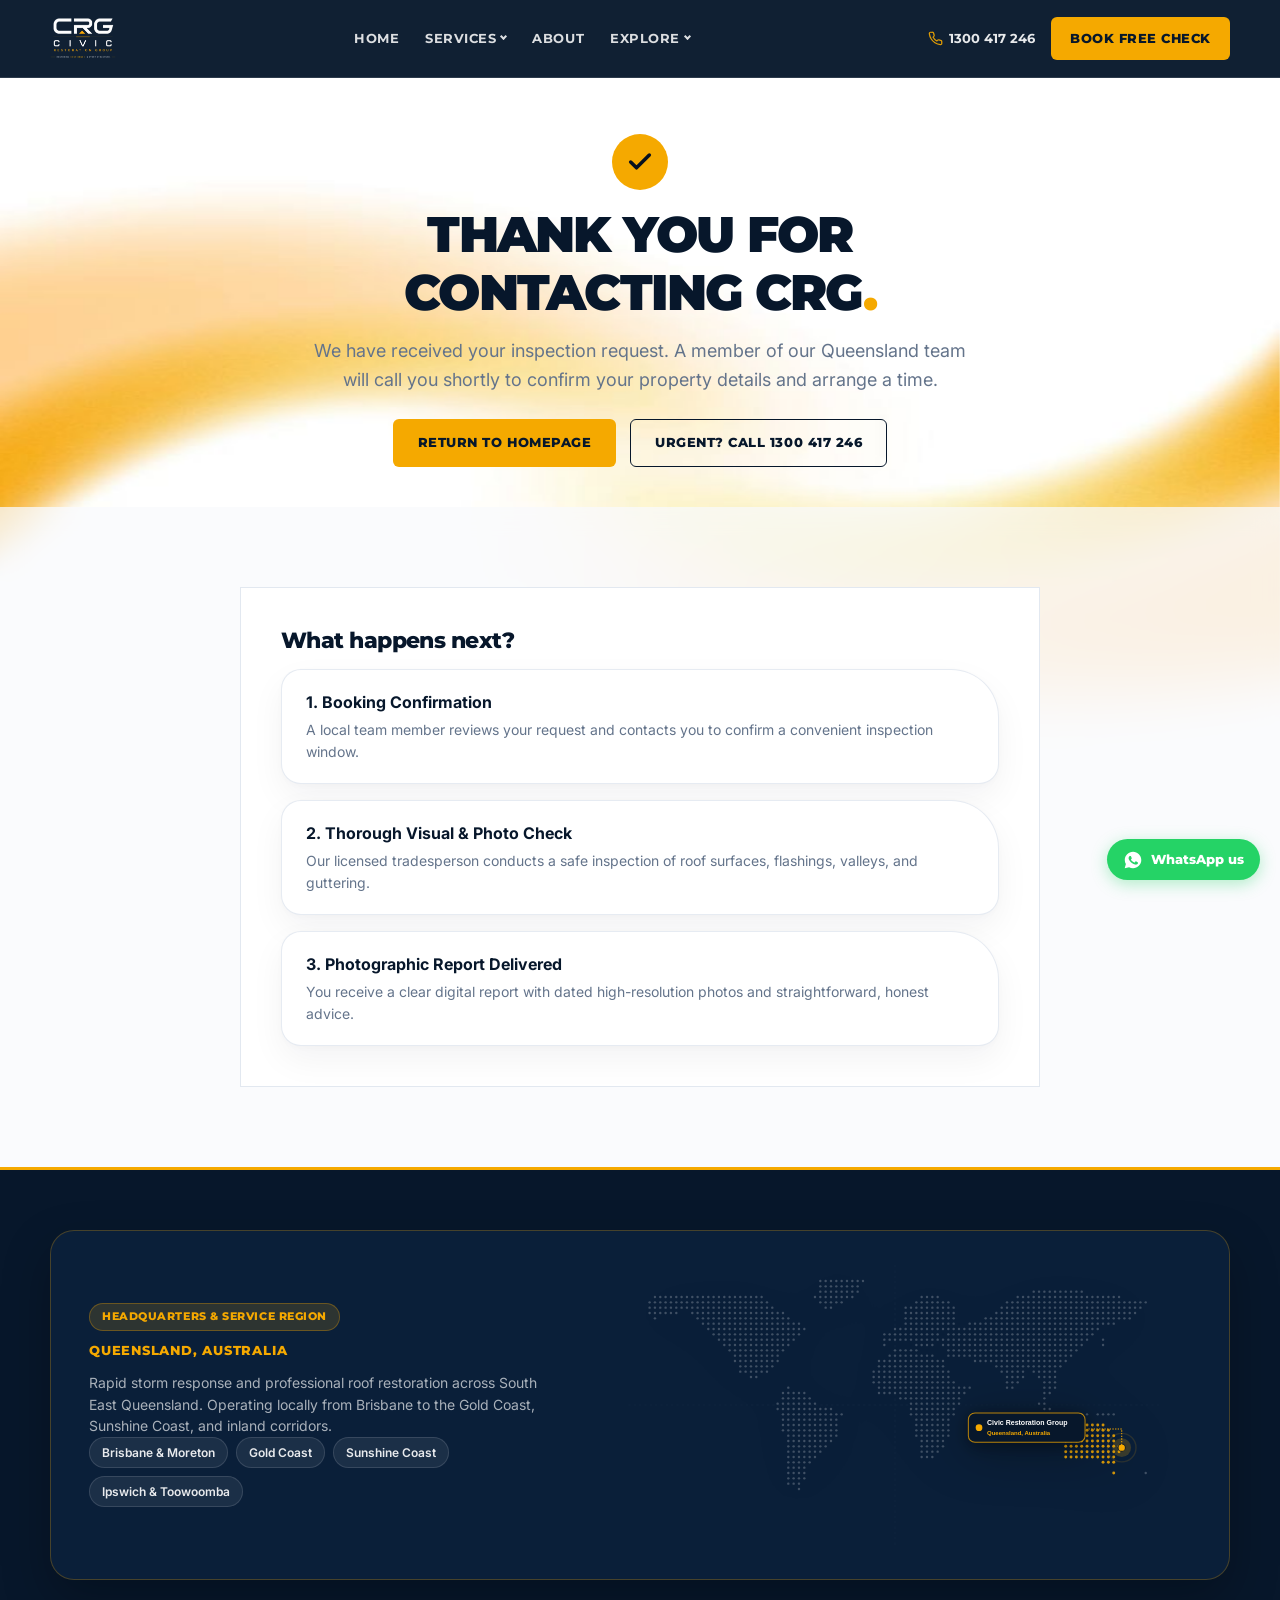
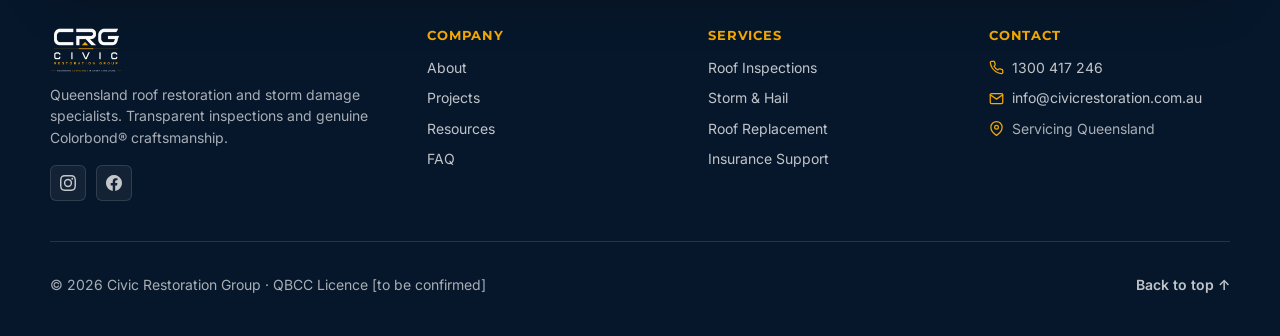
<file: thank-you.html>
<!DOCTYPE html>
<html lang="en">
<head>
  <meta charset="utf-8">
  <meta name="viewport" content="width=device-width, initial-scale=1">
  <title>Thank You | Civic Restoration Group</title>
  <meta name="description" content="Thank you for contacting Civic Restoration Group. We have received your roof enquiry.">
  <meta name="robots" content="noindex">
  <link rel="canonical" href="https://civicrestoration.com.au/thank-you.html">
  <meta property="og:type" content="website">
  <meta property="og:site_name" content="Civic Restoration Group">
  <meta property="og:title" content="Thank You | Civic Restoration Group">
  <meta property="og:description" content="Thank you for contacting Civic Restoration Group.">
  <meta property="og:url" content="https://civicrestoration.com.au/thank-you.html">
  <meta property="og:image" content="https://civicrestoration.com.au/assets/images/og-image.jpg">
  <meta name="twitter:card" content="summary_large_image">
  <link rel="preconnect" href="https://fonts.googleapis.com">
  <link rel="preconnect" href="https://fonts.gstatic.com" crossorigin>
  <link rel="stylesheet" href="https://fonts.googleapis.com/css2?family=Inter:wght@400;500;600;700&family=Montserrat:wght@700;800;900&display=swap" media="print" onload="this.media='all'">
  <noscript><link rel="stylesheet" href="https://fonts.googleapis.com/css2?family=Inter:wght@400;500;600;700&family=Montserrat:wght@700;800;900&display=swap"></noscript>
  <link rel="stylesheet" href="css/style.css?v=33">
</head>
<body id="top">
  <!-- Top Navigation Header -->
  <header class="topbar">
    <div class="nav-wrap">
      <a class="brand" href="index.html" aria-label="Civic Restoration Group Homepage">
        <img src="assets/logos/crg-logo-transparent.png" alt="Civic Restoration Group logo">
      </a>
      <button class="menu-toggle" aria-label="Open menu" aria-expanded="false">
        <span></span><span></span><span></span>
      </button>
      <nav class="nav">
        <a href="index.html">Home</a>
        <div class="nav-dropdown">
          <button class="nav-dropdown-toggle" type="button" aria-expanded="false" aria-haspopup="true">Services</button>
          <div class="nav-dropdown-menu">
            <a href="roof-inspections.html">Roof Inspections</a>
            <a href="storm-damage.html">Storm &amp; Hail</a>
            <a href="roof-replacement.html">Roof Replacement</a>
            <a href="insurance-support.html">Insurance Support</a>
          </div>
        </div>
        <a href="about.html">About</a>
        <div class="nav-dropdown">
          <button class="nav-dropdown-toggle" type="button" aria-expanded="false" aria-haspopup="true">Explore</button>
          <div class="nav-dropdown-menu">
            <a href="projects.html">Projects</a>
            <a href="resources.html">Resources</a>
            <a href="faq.html">FAQ</a>
          </div>
        </div>
        <a class="mobile-only" href="tel:1300417246">Call 1300 417 246</a>
        <a class="mobile-only" href="contact.html">Book Free Inspection</a>
      </nav>
      <div class="header-actions">
        <a class="header-phone" href="tel:1300417246" aria-label="Call Civic Restoration Group">
          <svg viewBox="0 0 24 24" fill="none" stroke="currentColor" stroke-width="2" stroke-linecap="round" stroke-linejoin="round" aria-hidden="true"><path d="M22 16.92v3a2 2 0 0 1-2.18 2 19.79 19.79 0 0 1-8.63-3.07 19.5 19.5 0 0 1-6-6 19.79 19.79 0 0 1-3.07-8.67A2 2 0 0 1 4.11 2h3a2 2 0 0 1 2 1.72 12.84 12.84 0 0 0 .7 2.81 2 2 0 0 1-.45 2.11L8.09 9.91a16 16 0 0 0 6 6l1.27-1.27a2 2 0 0 1 2.11-.45 12.84 12.84 0 0 0 2.81.7A2 2 0 0 1 22 16.92z"></path></svg>
          <span>1300 417 246</span>
        </a>
        <a class="btn btn-amber header-cta" href="contact.html">Book Free Check</a>
      </div>
    </div>
  </header>

  <main>
    <!-- Clean Creative Page Head (No Banner Container) -->
    <section class="page-head" style="text-align:center;">
      <div class="container" style="max-width:680px; margin:0 auto;">
        <div style="width:56px; height:56px; border-radius:50%; background:var(--amber); color:#06101f; display:grid; place-items:center; margin:0 auto 16px;">
          <svg viewBox="0 0 24 24" fill="none" stroke="currentColor" stroke-width="3" stroke-linecap="round" stroke-linejoin="round" style="width:28px; height:28px;" aria-hidden="true"><polyline points="20 6 9 17 4 12"></polyline></svg>
        </div>
        <h1 style="max-width:none;">Thank you for contacting CRG<span class="dot">.</span></h1>
        <p style="max-width:none; margin:10px 0 24px;">We have received your inspection request. A member of our Queensland team will call you shortly to confirm your property details and arrange a time.</p>
        
        <div style="display:flex; justify-content:center; gap:14px; flex-wrap:wrap;">
          <a class="btn btn-amber" href="index.html">Return to Homepage</a>
          <a class="btn btn-outline" href="tel:1300417246">Urgent? Call 1300 417 246</a>
        </div>
      </div>
    </section>

    <section class="section section-soft">
      <div class="container" style="max-width:800px;">
        <div style="background:var(--white); border-radius:var(--radius-xl); padding:40px; box-shadow:var(--shadow-sm); border:1px solid var(--line);">
          <h2 style="font-size:22px; margin-bottom:16px; color:var(--navy);">What happens next?</h2>
          
          <ol class="timeline" style="grid-template-columns:1fr; gap:16px;">
            <li class="timeline-step" style="padding:20px 24px;">
              <b style="color:var(--navy); font-size:16px; display:block; margin-bottom:4px;">1. Booking Confirmation</b>
              <p style="margin:0; font-size:14px; color:var(--muted);">A local team member reviews your request and contacts you to confirm a convenient inspection window.</p>
            </li>
            <li class="timeline-step" style="padding:20px 24px;">
              <b style="color:var(--navy); font-size:16px; display:block; margin-bottom:4px;">2. Thorough Visual &amp; Photo Check</b>
              <p style="margin:0; font-size:14px; color:var(--muted);">Our licensed tradesperson conducts a safe inspection of roof surfaces, flashings, valleys, and guttering.</p>
            </li>
            <li class="timeline-step" style="padding:20px 24px;">
              <b style="color:var(--navy); font-size:16px; display:block; margin-bottom:4px;">3. Photographic Report Delivered</b>
              <p style="margin:0; font-size:14px; color:var(--muted);">You receive a clear digital report with dated high-resolution photos and straightforward, honest advice.</p>
            </li>
          </ol>
        </div>
      </div>
    </section>
  </main>

  <!-- Clean Footer -->
  <footer class="footer">
    <div class="container footer-map-strip">
      <div class="footer-map-card">
        <div class="footer-map-info">
          <span class="footer-map-badge">Headquarters &amp; Service Region</span>
          <h3>Queensland, Australia</h3>
          <p>Rapid storm response and professional roof restoration across South East Queensland. Operating locally from Brisbane to the Gold Coast, Sunshine Coast, and inland corridors.</p>
          <div class="footer-region-tags">
            <span>Brisbane &amp; Moreton</span>
            <span>Gold Coast</span>
            <span>Sunshine Coast</span>
            <span>Ipswich &amp; Toowoomba</span>
          </div>
        </div>
        <div class="footer-map-visual">
          <img src="assets/images/world-map-dots.svg" alt="Civic Restoration Group Queensland location map" loading="lazy" width="800" height="420">
        </div>
      </div>
    </div>

    <div class="container footer-grid">
      <div class="footer-brand">
        <img class="footer-logo" src="assets/logos/crg-logo-transparent.png" alt="CRG logo" loading="lazy">
        <p>Queensland roof restoration and storm damage specialists. Transparent inspections and genuine Colorbond® craftsmanship.</p>
        <div class="footer-social">
          <a href="#" data-social="instagram" target="_blank" rel="noopener" aria-label="CRG on Instagram"><svg viewBox="0 0 24 24" aria-hidden="true"><path fill="currentColor" d="M12 2.2c3.2 0 3.6 0 4.8.1 3.3.1 4.8 1.7 4.9 4.9.1 1.3.1 1.6.1 4.8s0 3.6-.1 4.8c-.1 3.2-1.7 4.8-4.9 4.9-1.3.1-1.6.1-4.8.1s-3.6 0-4.8-.1c-3.3-.1-4.8-1.7-4.9-4.9C2.2 15.6 2.2 15.2 2.2 12s0-3.6.1-4.8C2.4 3.9 3.9 2.4 7.2 2.3 8.4 2.2 8.8 2.2 12 2.2zM12 0C8.7 0 8.3 0 7.1.1 2.7.3.3 2.7.1 7.1 0 8.3 0 8.7 0 12s0 3.7.1 4.9c.2 4.4 2.6 6.8 7 7 1.2.1 1.6.1 4.9.1s3.7 0 4.9-.1c4.4-.2 6.8-2.6 7-7 .1-1.2.1-1.6.1-4.9s0-3.7-.1-4.9c-.2-4.4-2.6-6.8-7-7C15.7 0 15.3 0 12 0zm0 5.8a6.2 6.2 0 1 0 0 12.4 6.2 6.2 0 0 0 0-12.4zM12 16a4 4 0 1 1 0-8 4 4 0 0 1 0 8zm6.4-11.8a1.4 1.4 0 1 0 0 2.9 1.4 1.4 0 0 0 0-2.9z"/></svg></a>
          <a href="#" data-social="facebook" target="_blank" rel="noopener" aria-label="CRG on Facebook"><svg viewBox="0 0 24 24" aria-hidden="true"><path fill="currentColor" d="M24 12.1C24 5.4 18.6 0 12 0S0 5.4 0 12.1C0 18.1 4.4 23.1 10.1 24v-8.4H7.1v-3.5h3V9.4c0-3 1.8-4.7 4.5-4.7 1.3 0 2.7.2 2.7.2v3h-1.5c-1.5 0-2 .9-2 1.9v2.3h3.3l-.5 3.5h-2.8V24C19.6 23.1 24 18.1 24 12.1z"/></svg></a>
        </div>
      </div>

      <div>
        <h3>Company</h3>
        <a href="about.html">About</a>
        <a href="projects.html">Projects</a>
        <a href="resources.html">Resources</a>
        <a href="faq.html">FAQ</a>
      </div>

      <div>
        <h3>Services</h3>
        <a href="roof-inspections.html">Roof Inspections</a>
        <a href="storm-damage.html">Storm &amp; Hail</a>
        <a href="roof-replacement.html">Roof Replacement</a>
        <a href="insurance-support.html">Insurance Support</a>
      </div>

      <div class="footer-contact">
        <h3>Contact</h3>
        <a href="tel:1300417246">
          <svg viewBox="0 0 24 24" fill="none" stroke="currentColor" stroke-width="2" stroke-linecap="round" stroke-linejoin="round" aria-hidden="true"><path d="M22 16.92v3a2 2 0 0 1-2.18 2 19.79 19.79 0 0 1-8.63-3.07 19.5 19.5 0 0 1-6-6 19.79 19.79 0 0 1-3.07-8.67A2 2 0 0 1 4.11 2h3a2 2 0 0 1 2 1.72 12.84 12.84 0 0 0 .7 2.81 2 2 0 0 1-.45 2.11L8.09 9.91a16 16 0 0 0 6 6l1.27-1.27a2 2 0 0 1 2.11-.45 12.84 12.84 0 0 0 2.81.7A2 2 0 0 1 22 16.92z"></path></svg>
          1300 417 246
        </a>
        <a href="mailto:info@civicrestoration.com.au">
          <svg viewBox="0 0 24 24" fill="none" stroke="currentColor" stroke-width="2" stroke-linecap="round" stroke-linejoin="round" aria-hidden="true"><path d="M4 4h16c1.1 0 2 .9 2 2v12c0 1.1-.9 2-2 2H4c-1.1 0-2-.9-2-2V6c0-1.1.9-2 2-2z"></path><polyline points="22,6 12,13 2,6"></polyline></svg>
          info@civicrestoration.com.au
        </a>
        <p>
          <svg viewBox="0 0 24 24" fill="none" stroke="currentColor" stroke-width="2" stroke-linecap="round" stroke-linejoin="round" aria-hidden="true"><path d="M21 10c0 7-9 13-9 13s-9-6-9-13a9 9 0 0 1 18 0z"></path><circle cx="12" cy="10" r="3"></circle></svg>
          Servicing Queensland
        </p>
      </div>
    </div>

    <div class="container footer-bottom">
      <p>© 2026 Civic Restoration Group · QBCC Licence [to be confirmed]</p>
      <a class="back-to-top" href="#top">Back to top ↑</a>
    </div>
  </footer>

  <script type="module" src="js/main.js?v=33"></script>
</body>
</html>
</file>
<file: css/style.css>
/* ==========================================================================
   Civic Restoration Group — Clean, Minimal, High-Conversion Design System
   Strict Color Palette & Consistent Typography
   ========================================================================== */

/* 1. Design Tokens & Variables
   ========================================================================== */

:root {
  /* Strict Brand Palette */
  --navy: #07172b;
  --ink: #0f172a;
  --muted: #64748b;
  --amber: #f5a900;
  --amber-hover: #e09500;
  --amber-deep: #b47500;
  --white: #ffffff;
  --soft: #f8fafc;
  --line: #e2e8f0;
  --line-dark: rgba(255, 255, 255, 0.12);

  /* Sticky Topbar Dimensions */
  --topbar-height: 78px;

  /* Strict Typography */
  --font-body: 'Inter', -apple-system, BlinkMacSystemFont, "Segoe UI", Roboto, sans-serif;
  --font-heading: 'Montserrat', -apple-system, BlinkMacSystemFont, "Segoe UI", Roboto, sans-serif;

  /* Standard Radii */
  --radius-sm: 6px;
  --radius-md: 12px;
  --radius-pill: 9999px;

  /* Max Width */
  --max: 1180px;

  /* Subtle Shadow */
  --shadow: 0 4px 20px rgba(7, 23, 43, 0.06);
  --shadow-hover: 0 10px 28px rgba(7, 23, 43, 0.12);
}

/* 2. Base & Reset
   ========================================================================== */

*, *::before, *::after {
  box-sizing: border-box;
}

html {
  scroll-behavior: smooth;
  scroll-padding-top: calc(var(--topbar-height) + 16px);
}

body {
  margin: 0;
  padding-top: var(--topbar-height);
  font-family: var(--font-body);
  font-size: 16px;
  line-height: 1.6;
  color: var(--ink);
  background-color: #ffffff;
  -webkit-font-smoothing: antialiased;
  position: relative;
  min-height: 100vh;
}

/* Ambient Screen-Fitting Golden Wave Canvas */
body::before {
  content: "";
  position: fixed;
  top: 0;
  left: 0;
  right: 0;
  bottom: 0;
  width: 100vw;
  height: 100vh;
  z-index: -1;
  pointer-events: none;
  background-image: url('../assets/images/bg-wave.jpg');
  background-repeat: no-repeat;
  background-position: center center;
  background-size: 100% 100%;
}

img {
  max-width: 100%;
  display: block;
}

a {
  color: inherit;
  text-decoration: none;
  transition: color 0.2s ease;
}

h1, h2, h3 {
  font-family: var(--font-heading);
  color: inherit;
  margin: 0;
  line-height: 1.15;
}

h1 {
  font-size: clamp(34px, 4.6vw, 60px);
  font-weight: 900;
  letter-spacing: -0.035em;
  text-transform: uppercase;
}

h2 {
  font-size: clamp(26px, 3vw, 36px);
  font-weight: 800;
  letter-spacing: -0.025em;
}

h3 {
  font-size: 20px;
  font-weight: 700;
}

p {
  margin: 0 0 16px;
  color: var(--muted);
}

p:last-child {
  margin-bottom: 0;
}

/* 3. Layout & Helpers
   ========================================================================== */

.container {
  width: min(var(--max), calc(100% - 48px));
  margin: 0 auto;
}

.section {
  padding: 80px 0;
}

.section-soft {
  background-color: rgba(248, 250, 252, 0.75);
  backdrop-filter: blur(12px);
  -webkit-backdrop-filter: blur(12px);
}

.section-head {
  margin-bottom: 40px;
  max-width: 640px;
}

.section-head h2 {
  margin-top: 8px;
}

.section-head p {
  font-size: 17px;
  margin-top: 10px;
}

.two-col {
  display: grid;
  grid-template-columns: 1fr 1fr;
  gap: 56px;
  align-items: center;
}

.dot {
  color: var(--amber);
}

.tag {
  display: inline-block;
  padding: 4px 10px;
  background: rgba(245, 169, 0, 0.14);
  color: #8f5800;
  border: 1px solid rgba(245, 169, 0, 0.28);
  border-radius: var(--radius-pill);
  font-family: var(--font-heading);
  font-size: 11px;
  font-weight: 800;
  text-transform: uppercase;
  letter-spacing: 0.04em;
}

.learn {
  display: inline-flex;
  align-items: center;
  gap: 6px;
  color: var(--navy);
  font-family: var(--font-heading);
  font-size: 13px;
  font-weight: 700;
  text-transform: uppercase;
  letter-spacing: 0.04em;
  transition: all 0.2s;
}

.learn:hover {
  color: var(--amber);
  transform: translateX(4px);
}

/* 4. Buttons
   ========================================================================== */

.btn {
  display: inline-flex;
  align-items: center;
  justify-content: center;
  gap: 8px;
  min-height: 48px;
  padding: 12px 24px;
  border-radius: var(--radius-sm);
  font-family: var(--font-heading);
  font-size: 13px;
  font-weight: 800;
  text-transform: uppercase;
  letter-spacing: 0.04em;
  cursor: pointer;
  border: 1px solid transparent;
  transition: all 0.2s ease;
  white-space: nowrap;
}

.btn svg {
  width: 16px;
  height: 16px;
}

.btn-amber {
  background: var(--amber);
  color: var(--navy);
}

.btn-amber:hover {
  background: var(--amber-hover);
  transform: translateY(-2px);
}

.btn-outline {
  border: 1.5px solid var(--navy);
  color: var(--navy);
  background: transparent;
  font-weight: 800;
}

.btn-outline:hover {
  border-color: var(--navy);
  background: var(--navy);
  color: #ffffff;
  transform: translateY(-2px);
}

.btn-light-outline {
  border: 1.5px solid var(--line);
  color: var(--navy);
  background: var(--white);
  font-weight: 700;
}

.btn-light-outline:hover {
  border-color: var(--navy);
  color: var(--navy);
  background: var(--soft);
  transform: translateY(-2px);
}

/* In dark blocks, ensure outline buttons remain crisp white */
.about-highlight-box .btn-outline,
.footer .btn-outline {
  border: 1.5px solid rgba(255, 255, 255, 0.4);
  color: #ffffff;
  background: rgba(255, 255, 255, 0.08);
}

.about-highlight-box .btn-outline:hover,
.footer .btn-outline:hover {
  border-color: var(--amber);
  background: var(--amber);
  color: var(--navy);
}

.cta-row {
  display: flex;
  gap: 12px;
  align-items: center;
  flex-wrap: wrap;
  margin-top: 8px;
}

/* 5. Header & Navigation
   ========================================================================== */

.topbar {
  position: fixed;
  top: 0;
  left: 0;
  right: 0;
  height: var(--topbar-height, 78px);
  z-index: 100;
  display: flex;
  align-items: center;
  background: rgba(7, 23, 43, 0.96);
  backdrop-filter: blur(12px);
  -webkit-backdrop-filter: blur(12px);
  border-bottom: 1px solid var(--line-dark);
  transition: all 0.25s ease;
}

.topbar.scrolled {
  height: 70px;
  background: rgba(7, 23, 43, 0.98);
  box-shadow: 0 4px 20px rgba(0, 0, 0, 0.25);
}

.nav-wrap {
  width: min(var(--max), calc(100% - 48px));
  margin: 0 auto;
  display: flex;
  align-items: center;
  justify-content: space-between;
  gap: 24px;
}

.brand img {
  height: 40px;
  width: auto;
}

.nav {
  display: flex;
  align-items: center;
  gap: 26px;
  font-family: var(--font-heading);
  font-size: 13px;
  font-weight: 700;
  text-transform: uppercase;
  letter-spacing: 0.04em;
  color: #ffffff;
}

.nav a {
  opacity: 0.85;
}

.nav a:hover,
.nav a.active {
  opacity: 1;
  color: var(--amber);
}

.nav-dropdown {
  position: relative;
}

.nav-dropdown-toggle {
  background: none;
  border: 0;
  color: #ffffff;
  font: inherit;
  text-transform: inherit;
  letter-spacing: inherit;
  cursor: pointer;
  opacity: 0.85;
  display: flex;
  align-items: center;
  gap: 5px;
  padding: 0;
}

.nav-dropdown-toggle::after {
  content: "";
  width: 5px;
  height: 5px;
  border-right: 2px solid currentColor;
  border-bottom: 2px solid currentColor;
  transform: translateY(-2px) rotate(45deg);
  transition: transform 0.2s;
}

.nav-dropdown-toggle:hover,
.nav-dropdown.open .nav-dropdown-toggle {
  opacity: 1;
  color: var(--amber);
}

.nav-dropdown.open .nav-dropdown-toggle::after {
  transform: translateY(1px) rotate(-135deg);
}

.nav-dropdown-menu {
  position: absolute;
  top: calc(100% + 14px);
  left: 0;
  min-width: 220px;
  background: var(--navy);
  border: 1px solid var(--line-dark);
  border-top: 2px solid var(--amber);
  border-radius: var(--radius-sm);
  padding: 8px 0;
  box-shadow: var(--shadow-hover);
  opacity: 0;
  visibility: hidden;
  transform: translateY(8px);
  transition: all 0.2s ease;
  display: flex;
  flex-direction: column;
}

.nav-dropdown-menu::before {
  content: "";
  position: absolute;
  top: -14px;
  left: 0;
  right: 0;
  height: 14px;
}

.nav-dropdown-menu a {
  padding: 8px 18px;
  font-size: 13px;
  color: rgba(255, 255, 255, 0.85);
}

.nav-dropdown-menu a:hover {
  background: rgba(255, 255, 255, 0.05);
  color: var(--amber);
}

.nav-dropdown:hover .nav-dropdown-menu,
.nav-dropdown.open .nav-dropdown-menu {
  opacity: 1;
  visibility: visible;
  transform: translateY(0);
}

.header-actions {
  display: flex;
  align-items: center;
  gap: 16px;
}

.header-phone {
  display: inline-flex;
  align-items: center;
  gap: 6px;
  color: #ffffff;
  font-family: var(--font-heading);
  font-size: 13px;
  font-weight: 700;
  opacity: 0.9;
}

.header-phone svg {
  width: 15px;
  height: 15px;
  color: var(--amber);
}

.header-phone:hover {
  color: var(--amber);
  opacity: 1;
}

.header-cta {
  padding: 10px 18px;
  min-height: 42px;
}

.menu-toggle {
  display: none;
}

.mobile-only {
  display: none;
}

/* 6. Hero & Subhero Banners
   ========================================================================== */

/* 6. Hero & Page Head (Creative, Light-Canvas, No Bulky Banner Containers)
   ========================================================================== */

.hero {
  padding: 56px 0 60px;
  background-color: transparent;
  border-bottom: 1px solid var(--line);
  position: relative;
}

.hero-inner {
  display: grid;
  grid-template-columns: 1.15fr 0.85fr;
  gap: 52px;
  align-items: center;
}

.hero-copy h1 {
  font-size: clamp(34px, 4.4vw, 56px);
  font-weight: 900;
  color: var(--navy);
  letter-spacing: -0.035em;
  line-height: 1.1;
  margin: 0 0 16px;
}

.hero-copy .lead {
  font-size: 17.5px;
  color: var(--muted);
  line-height: 1.55;
  margin-bottom: 26px;
  max-width: 520px;
}

.hero-actions {
  display: flex;
  gap: 14px;
  align-items: center;
  flex-wrap: wrap;
}

.hero-pills {
  display: flex;
  align-items: center;
  gap: 10px;
  flex-wrap: wrap;
  margin-top: 22px;
}

.hero-pill {
  display: inline-flex;
  align-items: center;
  gap: 6px;
  padding: 5px 12px;
  background: rgba(255, 255, 255, 0.9);
  border: 1px solid rgba(226, 232, 240, 0.95);
  border-radius: var(--radius-pill);
  font-family: var(--font-heading);
  font-size: 12px;
  font-weight: 700;
  color: var(--navy);
  box-shadow: 0 4px 12px rgba(7, 23, 43, 0.04);
  backdrop-filter: blur(8px);
  -webkit-backdrop-filter: blur(8px);
}

.hero-pill svg {
  width: 13px;
  height: 13px;
  color: var(--amber-deep);
}

.subhero {
  padding: 48px 0 48px;
  border-bottom: none;
}

.service-spec-grid-4 {
  display: grid;
  grid-template-columns: repeat(4, 1fr);
  gap: 22px;
  margin-bottom: 32px;
}

@media (max-width: 1024px) {
  .service-spec-grid-4 {
    grid-template-columns: repeat(2, 1fr);
  }
}

@media (max-width: 600px) {
  .service-spec-grid-4 {
    grid-template-columns: 1fr;
  }
}

.hero-card {
  position: relative;
  border-radius: 20px 48px 20px 20px;
  overflow: hidden;
  box-shadow: 0 18px 42px rgba(7, 23, 43, 0.12);
  aspect-ratio: 4 / 3;
  border: 1px solid var(--line);
  background: var(--navy);
}

.hero-card img {
  width: 100%;
  height: 100%;
  object-fit: cover;
  display: block;
}

.hero-card-badge {
  position: absolute;
  bottom: 16px;
  left: 16px;
  right: 16px;
  background: rgba(7, 23, 43, 0.92);
  backdrop-filter: blur(8px);
  border: 1px solid rgba(255, 255, 255, 0.15);
  border-radius: var(--radius-sm);
  padding: 12px 16px;
  display: flex;
  justify-content: space-between;
  align-items: center;
  color: #ffffff;
}

.hero-card-badge b {
  font-family: var(--font-heading);
  font-size: 13px;
  color: var(--amber);
  text-transform: uppercase;
  letter-spacing: 0.04em;
}

.hero-card-badge span {
  font-size: 12.5px;
  color: rgba(255, 255, 255, 0.85);
}

/* Page Head for Subpages (New Centered Editorial Layout, No Vertical Line) */
.page-head {
  padding: 56px 0 40px;
  background: transparent;
  position: relative;
  text-align: center;
}

.page-head-inner {
  max-width: 820px;
  margin: 0 auto;
  text-align: center;
}

.page-head h1 {
  font-size: clamp(34px, 4.4vw, 50px);
  font-weight: 900;
  color: var(--navy);
  letter-spacing: -0.035em;
  line-height: 1.15;
  margin: 0 auto 16px;
  max-width: 760px;
}

.page-head p {
  font-size: 18px;
  color: var(--muted);
  max-width: 640px;
  margin: 0 auto;
  line-height: 1.6;
}

/* 7. Trust Bar
   ========================================================================== */

.trust-strip {
  background: var(--navy);
  border-top: 1px solid var(--line-dark);
  border-bottom: 1px solid var(--line-dark);
  padding: 18px 0;
  color: #ffffff;
}

.trust-grid {
  display: grid;
  grid-template-columns: repeat(4, 1fr);
  gap: 24px;
}

.trust-item {
  display: flex;
  align-items: center;
  gap: 12px;
}

.trust-item svg {
  width: 20px;
  height: 20px;
  color: var(--amber);
  flex-shrink: 0;
}

.trust-item b {
  display: block;
  font-family: var(--font-heading);
  font-size: 13px;
  font-weight: 700;
  letter-spacing: 0.02em;
}

.trust-item span {
  display: block;
  font-size: 12px;
  color: rgba(255, 255, 255, 0.85);
}

/* 8. Issue Selector (Cards in Featured Campaign style from reference image)
   ========================================================================== */

.issue-grid {
  display: grid;
  grid-template-columns: repeat(4, 1fr);
  gap: 22px;
}

.issue-tile {
  position: relative;
  background: var(--white);
  border: 1px solid rgba(226, 232, 240, 0.85);
  border-radius: 22px;
  overflow: hidden;
  box-shadow: 0 14px 34px rgba(7, 23, 43, 0.05), 0 2px 6px rgba(0, 0, 0, 0.02);
  display: flex;
  flex-direction: column;
  transition: transform 0.3s ease, box-shadow 0.3s ease, border-color 0.3s ease;
  color: var(--ink);
  text-decoration: none;
}

.issue-tile:hover {
  transform: translateY(-6px);
  box-shadow: 0 22px 48px rgba(7, 23, 43, 0.12);
  border-color: rgba(245, 169, 0, 0.5);
}

.issue-tile-img {
  position: relative;
  aspect-ratio: 16 / 10;
  margin: 12px 12px 0 12px;
  border-radius: 16px 16px 0 28px; /* Signature scooped bottom-left corner */
  overflow: hidden;
  background: var(--navy);
}

.issue-tile-img img {
  width: 100%;
  height: 100%;
  object-fit: cover;
  display: block;
  transition: transform 0.45s ease;
}

.issue-tile:hover .issue-tile-img img {
  transform: scale(1.06);
}

/* Metric / Status row right below image */
.campaign-metrics {
  display: flex;
  align-items: center;
  justify-content: space-between;
  padding: 12px 18px 8px;
  border-bottom: 1px solid rgba(226, 232, 240, 0.6);
  font-size: 11.5px;
  color: var(--muted);
}

.campaign-metrics .metric-item {
  display: flex;
  flex-direction: column;
}

.campaign-metrics .metric-item span {
  font-size: 11px;
  text-transform: uppercase;
  letter-spacing: 0.04em;
  color: var(--muted);
}

.campaign-metrics .metric-item b {
  font-family: var(--font-heading);
  font-size: 12px;
  color: var(--navy);
}

.campaign-metrics .metric-center {
  font-family: var(--font-heading);
  font-size: 18px;
  font-weight: 900;
  color: var(--navy);
  line-height: 1;
}

.issue-tile-body {
  padding: 16px 20px 24px;
  flex: 1;
  display: flex;
  flex-direction: column;
  position: relative;
}

.issue-tile-body h3 {
  font-size: 17.5px;
  font-weight: 800;
  color: var(--navy);
  margin: 0 0 6px;
  line-height: 1.3;
}

.issue-tile-body p {
  font-size: 13.5px;
  color: var(--muted);
  line-height: 1.5;
  margin: 0 0 16px;
  flex: 1;
}

/* Docked Action Button in bottom-right corner (from reference image) */
.card-corner-btn {
  position: absolute;
  bottom: 0;
  right: 0;
  width: 42px;
  height: 42px;
  background: var(--amber);
  color: var(--navy);
  border-top-left-radius: 14px;
  border-bottom-right-radius: 22px;
  display: grid;
  place-items: center;
  font-size: 18px;
  font-weight: 900;
  transition: all 0.25s ease;
}

.card-corner-btn svg {
  width: 17px;
  height: 17px;
  transition: transform 0.2s ease;
}

.issue-tile:hover .card-corner-btn,
.ba-card:hover .card-corner-btn,
.guide:hover .card-corner-btn {
  background: var(--navy);
  color: #ffffff;
}

.issue-tile:hover .card-corner-btn svg,
.ba-card:hover .card-corner-btn svg,
.guide:hover .card-corner-btn svg {
  transform: translate(2px, -2px);
}

/* 9. Comparison Slider
   ========================================================================== */

.compare-wrap {
  display: grid;
  grid-template-columns: 1fr 1.4fr;
  gap: 48px;
  align-items: center;
}

.compare-copy h2 {
  margin: 8px 0 14px;
}

.compare-copy p {
  font-size: 16px;
  margin-bottom: 20px;
}

.compare {
  --pos: 50%;
  position: relative;
  aspect-ratio: 4 / 3;
  border-radius: var(--radius-md);
  overflow: hidden;
  background: var(--navy);
  user-select: none;
  box-shadow: var(--shadow);
}

.compare img,
.compare-before {
  position: absolute;
  inset: 0;
  width: 100%;
  height: 100%;
  object-fit: cover;
}

.compare-before {
  clip-path: inset(0 calc(100% - var(--pos)) 0 0);
}

.compare-tag {
  position: absolute;
  top: 14px;
  padding: 5px 12px;
  border-radius: var(--radius-pill);
  font-family: var(--font-heading);
  font-size: 11px;
  font-weight: 800;
  text-transform: uppercase;
  letter-spacing: 0.06em;
  pointer-events: none;
  z-index: 2;
}

.compare-tag.is-before {
  left: 14px;
  background: rgba(7, 23, 43, 0.88);
  color: #ffffff;
}

.compare-tag.is-after {
  right: 14px;
  background: var(--amber);
  color: var(--navy);
}

.compare-handle {
  position: absolute;
  top: 0;
  bottom: 0;
  left: var(--pos);
  width: 2px;
  background: #ffffff;
  transform: translateX(-50%);
  pointer-events: none;
  z-index: 3;
}

.compare-handle::after {
  content: "‹ ›";
  position: absolute;
  top: 50%;
  left: 50%;
  display: grid;
  place-items: center;
  width: 40px;
  height: 40px;
  border-radius: 50%;
  background: #ffffff;
  color: var(--navy);
  font-size: 18px;
  font-weight: 800;
  transform: translate(-50%, -50%);
  box-shadow: 0 4px 12px rgba(0, 0, 0, 0.25);
}

.compare input {
  position: absolute;
  inset: 0;
  width: 100%;
  height: 100%;
  margin: 0;
  opacity: 0;
  cursor: ew-resize;
  z-index: 4;
}

/* 10. Process (How It Works)
   ========================================================================== */

.timeline {
  display: grid;
  grid-template-columns: repeat(3, 1fr);
  gap: 24px;
  list-style: none;
  padding: 0;
  margin: 0;
}

.timeline-step {
  position: relative;
  background: var(--white);
  border: 1px solid rgba(226, 232, 240, 0.85);
  border-radius: 20px 48px 20px 20px; /* Signature asymmetrical sweep from reference image */
  padding: 34px 28px;
  box-shadow: 0 14px 34px rgba(7, 23, 43, 0.05), 0 2px 6px rgba(0, 0, 0, 0.02);
  transition: transform 0.3s ease, box-shadow 0.3s ease, border-color 0.3s ease;
  overflow: hidden;
}

.timeline-step:hover {
  transform: translateY(-6px);
  box-shadow: 0 22px 48px rgba(7, 23, 43, 0.1);
  border-color: rgba(245, 169, 0, 0.5);
}

.timeline-icon-box {
  width: 52px;
  height: 52px;
  border-radius: 14px;
  background: rgba(245, 169, 0, 0.12);
  color: var(--amber-deep);
  display: grid;
  place-items: center;
  margin-bottom: 18px;
  transition: all 0.25s ease;
}

.timeline-icon-box svg {
  width: 26px;
  height: 26px;
}

.timeline-step:hover .timeline-icon-box {
  background: var(--navy);
  color: var(--amber);
  transform: scale(1.08);
}

.timeline-num {
  display: inline-block;
  font-family: var(--font-heading);
  font-size: 12px;
  font-weight: 800;
  text-transform: uppercase;
  letter-spacing: 0.06em;
  color: var(--amber-deep);
  margin-bottom: 8px;
}

.timeline-step h3 {
  font-size: 20px;
  margin-bottom: 8px;
  color: var(--navy);
}

.timeline-step p {
  font-size: 15px;
  margin: 0;
  color: var(--muted);
  line-height: 1.55;
}

/* 11. Feature Cards (Icon card style from reference image)
   ========================================================================== */

.feature-grid {
  display: grid;
  grid-template-columns: repeat(4, 1fr);
  gap: 24px;
}

.feature-card {
  position: relative;
  background: var(--white);
  border: 1px solid rgba(226, 232, 240, 0.85);
  border-radius: 20px 48px 20px 20px; /* Signature asymmetrical sweep */
  padding: 34px 26px;
  box-shadow: 0 14px 34px rgba(7, 23, 43, 0.05), 0 2px 6px rgba(0, 0, 0, 0.02);
  transition: transform 0.3s ease, box-shadow 0.3s ease, border-color 0.3s ease;
  overflow: hidden;
}

.feature-card:hover {
  transform: translateY(-6px);
  box-shadow: 0 22px 48px rgba(7, 23, 43, 0.1);
  border-color: rgba(245, 169, 0, 0.5);
}

.feature-icon {
  width: 52px;
  height: 52px;
  border-radius: 14px;
  background: rgba(245, 169, 0, 0.12);
  color: var(--amber-deep);
  display: grid;
  place-items: center;
  margin-bottom: 18px;
  transition: all 0.25s ease;
}

.feature-icon svg {
  width: 26px;
  height: 26px;
}

.feature-card:hover .feature-icon {
  background: var(--navy);
  color: var(--amber);
  transform: scale(1.08);
}

.feature-card h3 {
  font-size: 18.5px;
  margin-bottom: 8px;
  color: var(--navy);
}

.feature-card p {
  font-size: 14.5px;
  color: var(--muted);
  line-height: 1.55;
  margin: 0;
}

.feature-icon {
  width: 44px;
  height: 44px;
  border-radius: var(--radius-sm);
  background: rgba(245, 169, 0, 0.12);
  color: var(--amber);
  display: grid;
  place-items: center;
  margin-bottom: 18px;
  position: relative;
  z-index: 1;
}

.feature-icon svg {
  width: 22px;
  height: 22px;
}

.feature-card h3 {
  font-size: 18px;
  margin-bottom: 8px;
  position: relative;
  z-index: 1;
}

.feature-card p {
  font-size: 14.5px;
  line-height: 1.55;
  margin: 0;
  position: relative;
  z-index: 1;
}

/* 11b. The CRG Standard (Cardless Editorial Layout)
   ========================================================================== */

.standard-section {
  border-top: 1px solid var(--line);
  border-bottom: 1px solid var(--line);
}

.standard-layout {
  display: grid;
  grid-template-columns: 1fr 1.3fr;
  gap: 56px;
  align-items: start;
}

.standard-header h2 {
  font-size: clamp(28px, 3.2vw, 38px);
  margin: 8px 0 16px;
}

.standard-header p {
  font-size: 16px;
  line-height: 1.6;
}

.standard-list {
  display: flex;
  flex-direction: column;
  gap: 28px;
}

.standard-item {
  display: flex;
  gap: 24px;
  align-items: flex-start;
  padding-bottom: 24px;
  border-bottom: 1px solid var(--line);
}

.standard-item:last-child {
  border-bottom: none;
  padding-bottom: 0;
}

.standard-num {
  font-family: var(--font-heading);
  font-size: 24px;
  font-weight: 900;
  color: var(--amber-deep);
  line-height: 1;
  padding-top: 2px;
}

.standard-body h3 {
  font-size: 19px;
  margin-bottom: 6px;
  color: var(--navy);
}

.standard-body p {
  font-size: 15px;
  margin: 0;
  color: var(--muted);
  line-height: 1.55;
}

/* 11c. About Page Custom Hierarchy & Layout
   ========================================================================== */

.about-stats {
  display: grid;
  grid-template-columns: repeat(4, 1fr);
  gap: 20px;
  position: relative;
  z-index: 3;
}

.stat-card {
  position: relative;
  background: var(--white);
  border: 1px solid rgba(226, 232, 240, 0.85);
  border-radius: 18px 44px 18px 18px; /* Signature asymmetrical sweep */
  padding: 28px 22px;
  box-shadow: 0 14px 34px rgba(7, 23, 43, 0.05);
  text-align: center;
  overflow: hidden;
  transition: transform 0.3s ease, box-shadow 0.3s ease, border-color 0.3s ease;
}

.stat-card:hover {
  transform: translateY(-5px);
  box-shadow: 0 20px 44px rgba(7, 23, 43, 0.1);
  border-color: rgba(245, 169, 0, 0.5);
}

.stat-card::after {
  content: "";
  position: absolute;
  top: 0;
  left: 0;
  right: 0;
  height: 3px;
  background: var(--amber);
}

.stat-value {
  display: block;
  font-family: var(--font-heading);
  font-size: 28px;
  font-weight: 900;
  color: var(--navy);
  line-height: 1.1;
  margin-bottom: 4px;
}

.stat-label {
  display: block;
  font-size: 13px;
  color: var(--muted);
  line-height: 1.4;
}

.about-grid {
  display: grid;
  grid-template-columns: 1.25fr 0.85fr;
  gap: 52px;
  align-items: start;
}

.about-story h2 {
  font-size: clamp(26px, 3vw, 36px);
  margin-bottom: 16px;
  color: var(--navy);
}

.about-story p {
  font-size: 16px;
  line-height: 1.7;
  color: var(--ink);
  margin-bottom: 20px;
}

.about-highlight-box {
  background: linear-gradient(145deg, #07172b 0%, #0c233f 100%);
  color: #ffffff;
  border-radius: var(--radius-md);
  padding: 34px 30px;
  box-shadow: var(--shadow);
  border: 1px solid rgba(255, 255, 255, 0.1);
  position: relative;
  overflow: hidden;
}

.about-highlight-box::after {
  content: "";
  position: absolute;
  bottom: -20px;
  right: -20px;
  width: 140px;
  height: 140px;
  background-image: url("data:image/svg+xml,%3Csvg xmlns='http://www.w3.org/2000/svg' viewBox='0 0 24 24' fill='none' stroke='%23f5a900' stroke-width='1' opacity='0.08'%3E%3Cpath d='M12 22s8-4 8-10V5l-8-3-8 3v7c0 6 8 10 8 10z'/%3E%3C/svg%3E");
  background-repeat: no-repeat;
  background-size: contain;
  pointer-events: none;
}

.about-highlight-box h3 {
  font-size: 20px;
  color: var(--amber);
  margin-bottom: 16px;
}

.guarantee-list {
  list-style: none;
  padding: 0;
  margin: 0;
  display: flex;
  flex-direction: column;
  gap: 16px;
}

.guarantee-list li {
  display: flex;
  gap: 12px;
  font-size: 14.5px;
  line-height: 1.5;
  color: rgba(255, 255, 255, 0.9);
}

.guarantee-list svg {
  width: 20px;
  height: 20px;
  color: var(--amber);
  flex-shrink: 0;
  margin-top: 2px;
}

/* 12. Services & Industry Blocks
   ========================================================================== */

.service-jump {
  display: flex;
  flex-wrap: wrap;
  gap: 8px;
  margin: -10px 0 32px;
}

.service-jump a {
  padding: 8px 16px;
  border-radius: var(--radius-pill);
  border: 1px solid var(--line);
  background: var(--white);
  font-family: var(--font-heading);
  font-size: 12px;
  font-weight: 700;
  color: var(--navy);
}

.service-jump a:hover {
  border-color: var(--amber);
  color: var(--amber);
}

/* 12. Service Showcase (New Modern Card Layout)
   ========================================================================== */

.service-showcase {
  display: grid;
  grid-template-columns: 1fr 1.15fr;
  gap: 36px;
  align-items: stretch;
}

.service-feature-card {
  position: relative;
  background: var(--white);
  border: 1px solid rgba(226, 232, 240, 0.85);
  border-radius: 24px;
  overflow: hidden;
  box-shadow: 0 14px 34px rgba(7, 23, 43, 0.06);
  display: flex;
  flex-direction: column;
  transition: transform 0.3s ease, box-shadow 0.3s ease;
}

.service-feature-card:hover {
  transform: translateY(-5px);
  box-shadow: 0 22px 48px rgba(7, 23, 43, 0.1);
}

.service-feature-img {
  position: relative;
  aspect-ratio: 16 / 10;
  margin: 14px 14px 0 14px;
  border-radius: 18px 18px 0 32px;
  overflow: hidden;
  background: var(--navy);
}

.service-feature-img img {
  width: 100%;
  height: 100%;
  object-fit: cover;
  display: block;
  transition: transform 0.45s ease;
}

.service-feature-card:hover .service-feature-img img {
  transform: scale(1.05);
}

.service-feature-body {
  padding: 22px 26px 32px;
  flex: 1;
  display: flex;
  flex-direction: column;
  position: relative;
}

.service-feature-body h2 {
  font-size: 24px;
  font-weight: 800;
  color: var(--navy);
  margin: 0 0 10px;
  line-height: 1.25;
}

.service-feature-body p {
  font-size: 15px;
  color: var(--muted);
  line-height: 1.55;
  margin: 0 0 22px;
  flex: 1;
}

.service-spec-grid {
  display: grid;
  grid-template-columns: 1fr 1fr;
  gap: 20px;
}

.service-spec-card {
  position: relative;
  background: var(--white);
  border: 1px solid rgba(226, 232, 240, 0.85);
  border-radius: 18px 36px 18px 18px; /* Signature asymmetrical sweep */
  padding: 26px 22px;
  box-shadow: 0 10px 26px rgba(7, 23, 43, 0.04);
  transition: transform 0.25s ease, box-shadow 0.25s ease, border-color 0.25s ease;
  display: flex;
  flex-direction: column;
}

.service-spec-card:hover {
  transform: translateY(-5px);
  box-shadow: 0 18px 38px rgba(7, 23, 43, 0.08);
  border-color: rgba(245, 169, 0, 0.45);
}

.service-spec-icon {
  width: 46px;
  height: 46px;
  border-radius: 12px;
  background: rgba(245, 169, 0, 0.12);
  color: var(--amber-deep);
  display: grid;
  place-items: center;
  margin-bottom: 14px;
  transition: all 0.25s ease;
}

.service-spec-icon svg {
  width: 22px;
  height: 22px;
}

.service-spec-card:hover .service-spec-icon {
  background: var(--navy);
  color: var(--amber);
  transform: scale(1.08);
}

.service-spec-card h3 {
  font-size: 17.5px;
  font-weight: 800;
  color: var(--navy);
  margin: 0 0 6px;
}

.service-spec-card p {
  font-size: 13.5px;
  color: var(--muted);
  line-height: 1.5;
  margin: 0;
}

/* Service Guarantee Callout Box (Reassurance Focus) */
.service-guarantee-box {
  background: var(--navy);
  border-radius: 22px;
  padding: 30px 36px;
  color: #ffffff;
  display: flex;
  align-items: center;
  gap: 24px;
  margin-top: 40px;
  border: 1px solid rgba(255, 255, 255, 0.1);
  box-shadow: 0 16px 36px rgba(7, 23, 43, 0.12);
}

.service-guarantee-icon {
  width: 52px;
  height: 52px;
  border-radius: 14px;
  background: rgba(245, 169, 0, 0.16);
  color: var(--amber);
  display: grid;
  place-items: center;
  flex-shrink: 0;
}

.service-guarantee-icon svg {
  width: 26px;
  height: 26px;
}

.service-guarantee-copy {
  flex: 1;
}

.service-guarantee-copy h3 {
  font-size: 20px;
  color: #ffffff;
  margin: 0 0 6px;
}

.service-guarantee-copy p {
  font-size: 15px;
  color: rgba(255, 255, 255, 0.85);
  margin: 0;
  line-height: 1.55;
}

.service-guarantee-actions {
  display: flex;
  gap: 14px;
  flex-shrink: 0;
}

/* Legacy .industry support fallback */
.industry-list {
  display: grid;
  gap: 32px;
}

.industry {
  display: grid;
  grid-template-columns: 1fr 1fr;
  background: var(--white);
  border: 1px solid var(--line);
  border-radius: var(--radius-md);
  overflow: hidden;
  box-shadow: var(--shadow);
}

.industry-img {
  min-height: 320px;
  background: var(--navy);
}

.industry-img img {
  width: 100%;
  height: 100%;
  object-fit: cover;
}

.industry-body {
  padding: 40px;
  display: flex;
  flex-direction: column;
  justify-content: center;
}

.industry-body h2 {
  font-size: 26px;
  margin: 10px 0 10px;
}

.industry-body > p {
  font-size: 15.5px;
  margin-bottom: 18px;
}

.benefits {
  list-style: none;
  padding: 0;
  margin: 0 0 22px;
  display: grid;
  gap: 10px;
}

.benefits li {
  position: relative;
  padding-left: 24px;
  font-size: 15px;
  color: var(--ink);
}

.benefits li::before {
  content: "✓";
  position: absolute;
  left: 0;
  color: var(--amber);
  font-weight: 900;
}

/* 13. Project Gallery
   ========================================================================== */

.ba-grid {
  display: grid;
  grid-template-columns: repeat(2, 1fr);
  gap: 28px;
}

.ba-card {
  position: relative;
  background: var(--white);
  border: 1px solid rgba(226, 232, 240, 0.85);
  border-radius: 22px;
  overflow: hidden;
  box-shadow: 0 14px 34px rgba(7, 23, 43, 0.05);
  transition: transform 0.3s ease, box-shadow 0.3s ease, border-color 0.3s ease;
}

.ba-card:hover {
  transform: translateY(-6px);
  box-shadow: 0 22px 48px rgba(7, 23, 43, 0.12);
  border-color: rgba(245, 169, 0, 0.45);
}

.ba-images {
  margin: 12px 12px 0 12px;
  border-radius: 16px 16px 0 28px;
  overflow: hidden;
  display: grid;
  grid-template-columns: 1fr 1fr;
  gap: 2px;
  background: var(--line);
}

.ba-images figure {
  position: relative;
  margin: 0;
  aspect-ratio: 4 / 3;
}

.ba-images img {
  width: 100%;
  height: 100%;
  object-fit: cover;
}

.ba-images figcaption {
  position: absolute;
  left: 10px;
  top: 10px;
  padding: 3px 8px;
  border-radius: var(--radius-pill);
  background: rgba(7, 23, 43, 0.85);
  color: #ffffff;
  font-family: var(--font-heading);
  font-size: 10px;
  font-weight: 800;
  text-transform: uppercase;
}

.ba-images figure:last-child figcaption {
  background: var(--amber);
  color: var(--navy);
}

.ba-body {
  padding: 18px 22px 28px;
  position: relative;
}

.ba-body h3 {
  font-size: 19px;
  margin: 8px 0 6px;
  color: var(--navy);
}

.ba-body p {
  font-size: 14.5px;
  color: var(--muted);
  margin: 0;
  line-height: 1.5;
}

/* 14. Guides (Resources)
   ========================================================================== */

.guide-list {
  display: grid;
  grid-template-columns: repeat(2, 1fr);
  gap: 24px;
}

.guide {
  position: relative;
  background: var(--white);
  border: 1px solid rgba(226, 232, 240, 0.85);
  border-radius: 22px;
  overflow: hidden;
  box-shadow: 0 14px 34px rgba(7, 23, 43, 0.05);
  transition: transform 0.3s ease, box-shadow 0.3s ease, border-color 0.3s ease;
  display: flex;
  flex-direction: column;
}

.guide:hover {
  transform: translateY(-6px);
  box-shadow: 0 22px 48px rgba(7, 23, 43, 0.12);
  border-color: rgba(245, 169, 0, 0.45);
}

.guide-img {
  margin: 12px 12px 0 12px;
  border-radius: 16px 16px 0 28px;
  overflow: hidden;
  height: 190px;
}

.guide-img img {
  width: 100%;
  height: 100%;
  object-fit: cover;
  transition: transform 0.35s ease;
}

.guide:hover .guide-img img {
  transform: scale(1.05);
}

.guide-body {
  padding: 18px 22px 28px;
  position: relative;
  flex: 1;
  display: flex;
  flex-direction: column;
}

.guide-meta {
  font-size: 12px;
  color: var(--muted);
  margin-bottom: 8px;
}

.guide h2 {
  font-size: 20px;
  margin-bottom: 10px;
}

.guide-body > p {
  font-size: 14.5px;
  margin-bottom: 16px;
}

.guide-actions {
  margin-top: 16px;
}

/* 15. FAQ Accordion
   ========================================================================== */

.faq-list {
  max-width: 800px;
  margin: 0 auto;
  display: grid;
  gap: 12px;
}

.faq-item {
  background: var(--white);
  border: 1px solid var(--line);
  border-radius: var(--radius-sm);
}

.faq-item summary {
  display: flex;
  justify-content: space-between;
  align-items: center;
  padding: 18px 22px;
  font-family: var(--font-heading);
  font-size: 17px;
  font-weight: 700;
  color: var(--navy);
  cursor: pointer;
  list-style: none;
}

.faq-item summary::-webkit-details-marker {
  display: none;
}

.faq-item summary::after {
  content: "+";
  font-size: 20px;
  font-weight: 700;
  color: var(--amber);
  margin-left: 12px;
}

.faq-item[open] summary::after {
  content: "–";
}

.faq-item p {
  padding: 0 22px 18px;
  margin: 0;
  font-size: 15px;
  color: var(--muted);
}

/* 16. Forms & Dialogs
   ========================================================================== */

.form {
  display: grid;
  gap: 16px;
}

.form label {
  display: grid;
  gap: 6px;
  font-size: 13px;
  font-weight: 700;
  color: var(--navy);
  font-family: var(--font-heading);
  text-transform: uppercase;
  letter-spacing: 0.02em;
}

.form input,
.form textarea,
.form select {
  width: 100%;
  min-height: 48px;
  padding: 12px 16px;
  border: 1px solid var(--line);
  border-radius: var(--radius-sm);
  background: var(--white);
  font-family: var(--font-body);
  font-size: 15px;
  color: var(--ink);
  transition: border-color 0.2s;
}

.form input:focus,
.form textarea:focus,
.form select:focus {
  outline: none;
  border-color: var(--amber);
  box-shadow: 0 0 0 3px rgba(245, 169, 0, 0.2);
}

.form textarea {
  min-height: 100px;
  resize: vertical;
}

.form-row {
  display: grid;
  grid-template-columns: 1fr 1fr;
  gap: 14px;
}

.form-status {
  padding: 12px 16px;
  border-radius: var(--radius-sm);
  font-size: 14px;
  background: rgba(245, 169, 0, 0.1);
  border: 1px solid var(--amber);
  color: #a86c00;
  margin: 0;
}

.form-status.is-error {
  background: #fef2f2;
  border-color: #ef4444;
  color: #b91c1c;
}

.form-success {
  text-align: center;
  padding: 24px 0;
}

.form-success h3 {
  font-size: 22px;
  margin-bottom: 6px;
}

/* Radio Chips in Dialog */
.chip-group {
  border: 0;
  padding: 0;
  margin: 0;
  display: flex;
  flex-wrap: wrap;
  gap: 6px;
}

.chip-group legend {
  font-family: var(--font-heading);
  font-size: 13px;
  font-weight: 700;
  color: var(--navy);
  text-transform: uppercase;
  letter-spacing: 0.02em;
  margin-bottom: 8px;
}

.form .chip {
  cursor: pointer;
}

.chip input {
  position: absolute;
  opacity: 0;
  width: 1px;
  height: 1px;
}

.chip span {
  display: inline-block;
  padding: 7px 12px;
  border-radius: var(--radius-pill);
  border: 1px solid var(--line);
  background: var(--white);
  font-size: 13px;
  font-weight: 600;
  color: var(--muted);
  transition: all 0.2s;
}

.chip:hover span {
  border-color: var(--amber);
}

.chip input:checked + span {
  background: var(--amber);
  border-color: var(--amber);
  color: var(--navy);
  font-weight: 700;
}

/* Inspection Dialog Modal */
.inspection-dialog {
  width: min(500px, calc(100% - 32px));
  max-height: calc(100vh - 40px);
  padding: 0;
  border: 0;
  border-radius: var(--radius-md);
  box-shadow: 0 20px 50px rgba(0, 0, 0, 0.4);
  background: var(--white);
}

.inspection-dialog::backdrop {
  background: rgba(7, 23, 43, 0.75);
  backdrop-filter: blur(6px);
}

.dialog-inner {
  padding: 32px 28px 28px;
  position: relative;
}

.dialog-close {
  position: absolute;
  top: 14px;
  right: 14px;
  width: 36px;
  height: 36px;
  border-radius: 50%;
  background: var(--soft);
  border: 1px solid var(--line);
  font-size: 20px;
  color: var(--muted);
  cursor: pointer;
  display: grid;
  place-items: center;
}

.dialog-close:hover {
  background: var(--navy);
  color: #ffffff;
}

.dialog-inner h2 {
  font-size: 24px;
  margin: 4px 0 6px;
}

.dialog-inner > p {
  font-size: 14.5px;
  margin-bottom: 20px;
}

/* WhatsApp Floating Button */
.whatsapp-float {
  position: fixed;
  right: 20px;
  bottom: 20px;
  z-index: 90;
  display: flex;
  align-items: center;
  gap: 8px;
  padding: 10px 16px;
  background: #25d366;
  color: #ffffff;
  font-family: var(--font-heading);
  font-size: 13px;
  font-weight: 800;
  border-radius: var(--radius-pill);
  box-shadow: 0 4px 16px rgba(37, 211, 102, 0.35);
  transition: transform 0.2s;
}

.whatsapp-float:hover {
  transform: translateY(-2px);
}

.whatsapp-float svg {
  width: 20px;
  height: 20px;
}

/* 17. Clean Footer
   ========================================================================== */

.footer {
  background: var(--navy);
  color: #ffffff;
  padding: 60px 0 32px;
  border-top: 3px solid var(--amber);
}

/* Footer World Map Showcase */
.footer-map-strip {
  margin-bottom: 48px;
}

.footer-map-card {
  background: rgba(12, 35, 63, 0.75);
  border: 1px solid rgba(245, 169, 0, 0.25);
  border-radius: 24px;
  padding: 34px 38px;
  display: grid;
  grid-template-columns: 1fr 1.25fr;
  gap: 36px;
  align-items: center;
  box-shadow: 0 20px 48px rgba(0, 0, 0, 0.25);
  backdrop-filter: blur(12px);
  -webkit-backdrop-filter: blur(12px);
}

.footer-map-badge {
  display: inline-block;
  padding: 4px 12px;
  background: rgba(245, 169, 0, 0.15);
  color: var(--amber);
  border: 1px solid rgba(245, 169, 0, 0.3);
  border-radius: var(--radius-pill);
  font-family: var(--font-heading);
  font-size: 11px;
  font-weight: 800;
  text-transform: uppercase;
  letter-spacing: 0.05em;
  margin-bottom: 12px;
}

.footer-map-info h3 {
  font-size: 22px;
  font-weight: 800;
  color: #ffffff;
  margin: 0 0 10px;
}

.footer-map-info p {
  font-size: 14.5px;
  color: rgba(255, 255, 255, 0.8);
  line-height: 1.55;
  margin: 0 0 18px;
}

.footer-region-tags {
  display: flex;
  flex-wrap: wrap;
  gap: 8px;
}

.footer-region-tags span {
  display: inline-flex;
  align-items: center;
  padding: 5px 12px;
  background: rgba(255, 255, 255, 0.07);
  border: 1px solid rgba(255, 255, 255, 0.12);
  border-radius: var(--radius-pill);
  font-size: 12px;
  color: rgba(255, 255, 255, 0.9);
  font-weight: 600;
}

.footer-map-visual {
  width: 100%;
  display: flex;
  justify-content: center;
  align-items: center;
}

.footer-map-visual img {
  width: 100%;
  height: auto;
  max-height: 280px;
  object-fit: contain;
  filter: drop-shadow(0 8px 24px rgba(0, 0, 0, 0.35));
}

@media (max-width: 900px) {
  .footer-map-card {
    grid-template-columns: 1fr;
    padding: 24px 20px;
    gap: 24px;
  }
}

.footer-grid {
  display: grid;
  grid-template-columns: 1.4fr 1fr 1fr 1fr;
  gap: 40px;
  margin-bottom: 40px;
}

.footer-logo {
  height: 44px;
  width: auto;
  margin-bottom: 12px;
}

.footer p {
  color: rgba(255, 255, 255, 0.65);
  font-size: 14px;
  line-height: 1.55;
  margin: 0;
}

.footer h3 {
  font-size: 13px;
  text-transform: uppercase;
  letter-spacing: 0.06em;
  color: var(--amber);
  margin-bottom: 14px;
}

.footer a {
  display: block;
  font-size: 14px;
  color: rgba(255, 255, 255, 0.75);
  margin: 8px 0;
}

.footer a:hover {
  color: var(--amber);
}

.footer-contact a,
.footer-contact p {
  display: flex;
  align-items: center;
  gap: 8px;
  margin: 8px 0;
}

.footer-contact svg {
  width: 15px;
  height: 15px;
  color: var(--amber);
  flex-shrink: 0;
}

.footer-social {
  display: flex;
  gap: 10px;
  margin-top: 16px;
}

.footer-social a {
  display: grid;
  place-items: center;
  width: 36px;
  height: 36px;
  margin: 0;
  border-radius: var(--radius-sm);
  background: rgba(255, 255, 255, 0.05);
  border: 1px solid var(--line-dark);
}

.footer-social a:hover {
  background: var(--amber);
  color: var(--navy);
}

.footer-social svg {
  width: 16px;
  height: 16px;
}

.footer-bottom {
  display: flex;
  justify-content: space-between;
  align-items: center;
  gap: 16px;
  padding-top: 24px;
  border-top: 1px solid var(--line-dark);
  font-size: 13px;
  color: rgba(255, 255, 255, 0.45);
}

.back-to-top {
  color: rgba(255, 255, 255, 0.6);
  font-weight: 600;
}

.back-to-top:hover {
  color: var(--amber);
}

/* 18. Responsive
   ========================================================================== */

@media (max-width: 900px) {
  :root {
    --topbar-height: 70px;
  }

  body {
    padding-top: 70px;
  }

  .topbar {
    height: 70px;
  }

  .nav,
  .header-actions .header-phone {
    display: none;
  }

  .menu-toggle {
    display: flex;
    flex-direction: column;
    justify-content: center;
    gap: 4px;
    width: 36px;
    height: 36px;
    background: none;
    border: 0;
    cursor: pointer;
    padding: 0;
  }

  .menu-toggle span {
    width: 24px;
    height: 2px;
    background: #ffffff;
    border-radius: 2px;
  }

  .nav.open {
    display: flex;
    position: absolute;
    top: 70px;
    left: 0;
    right: 0;
    background: var(--navy);
    flex-direction: column;
    align-items: flex-start;
    padding: 20px 24px;
    border-bottom: 2px solid var(--amber);
  }

  .nav .mobile-only {
    display: block;
    color: var(--amber);
    font-weight: 800;
  }

  .nav-dropdown-menu {
    display: none;
    position: static;
    opacity: 1;
    visibility: visible;
    transform: none;
    background: none;
    border: 0;
    border-left: 2px solid var(--amber);
    padding: 6px 0 6px 12px;
    margin: 6px 0;
  }

  .nav-dropdown.open .nav-dropdown-menu {
    display: flex;
  }

  .section {
    padding: 56px 0;
  }

  .two-col,
  .compare-wrap,
  .industry,
  .service-showcase,
  .standard-layout,
  .about-grid,
  .hero-inner {
    grid-template-columns: 1fr;
    gap: 36px;
  }

  .service-guarantee-box {
    flex-direction: column;
    align-items: flex-start;
    padding: 28px 24px;
    gap: 20px;
  }

  .service-guarantee-actions {
    width: 100%;
    flex-direction: column;
  }

  .service-guarantee-actions .btn {
    width: 100%;
  }

  .about-stats {
    grid-template-columns: repeat(2, 1fr);
  }

  .industry:nth-child(even) .industry-img {
    order: 0;
  }

  .industry-img {
    min-height: 220px;
  }

  .industry-body {
    padding: 28px 20px;
  }

  .issue-grid,
  .feature-grid,
  .trust-grid,
  .timeline,
  .ba-grid,
  .guide-list {
    grid-template-columns: 1fr 1fr;
    gap: 16px;
  }

  .footer-grid {
    grid-template-columns: 1fr 1fr;
    gap: 28px;
  }
}

@media (max-width: 600px) {
  .issue-grid,
  .feature-grid,
  .trust-grid,
  .timeline,
  .ba-grid,
  .guide-list,
  .footer-grid,
  .about-stats,
  .service-spec-grid {
    grid-template-columns: 1fr;
  }

  .form-row {
    grid-template-columns: 1fr;
  }

  .hero-actions .btn {
    width: 100%;
  }

  .whatsapp-float span {
    display: none;
  }

  .whatsapp-float {
    padding: 10px;
  }
}

@media (prefers-reduced-motion: reduce) {
  *, *::before, *::after {
    animation: none !important;
    transition: none !important;
  }
}
</file>
